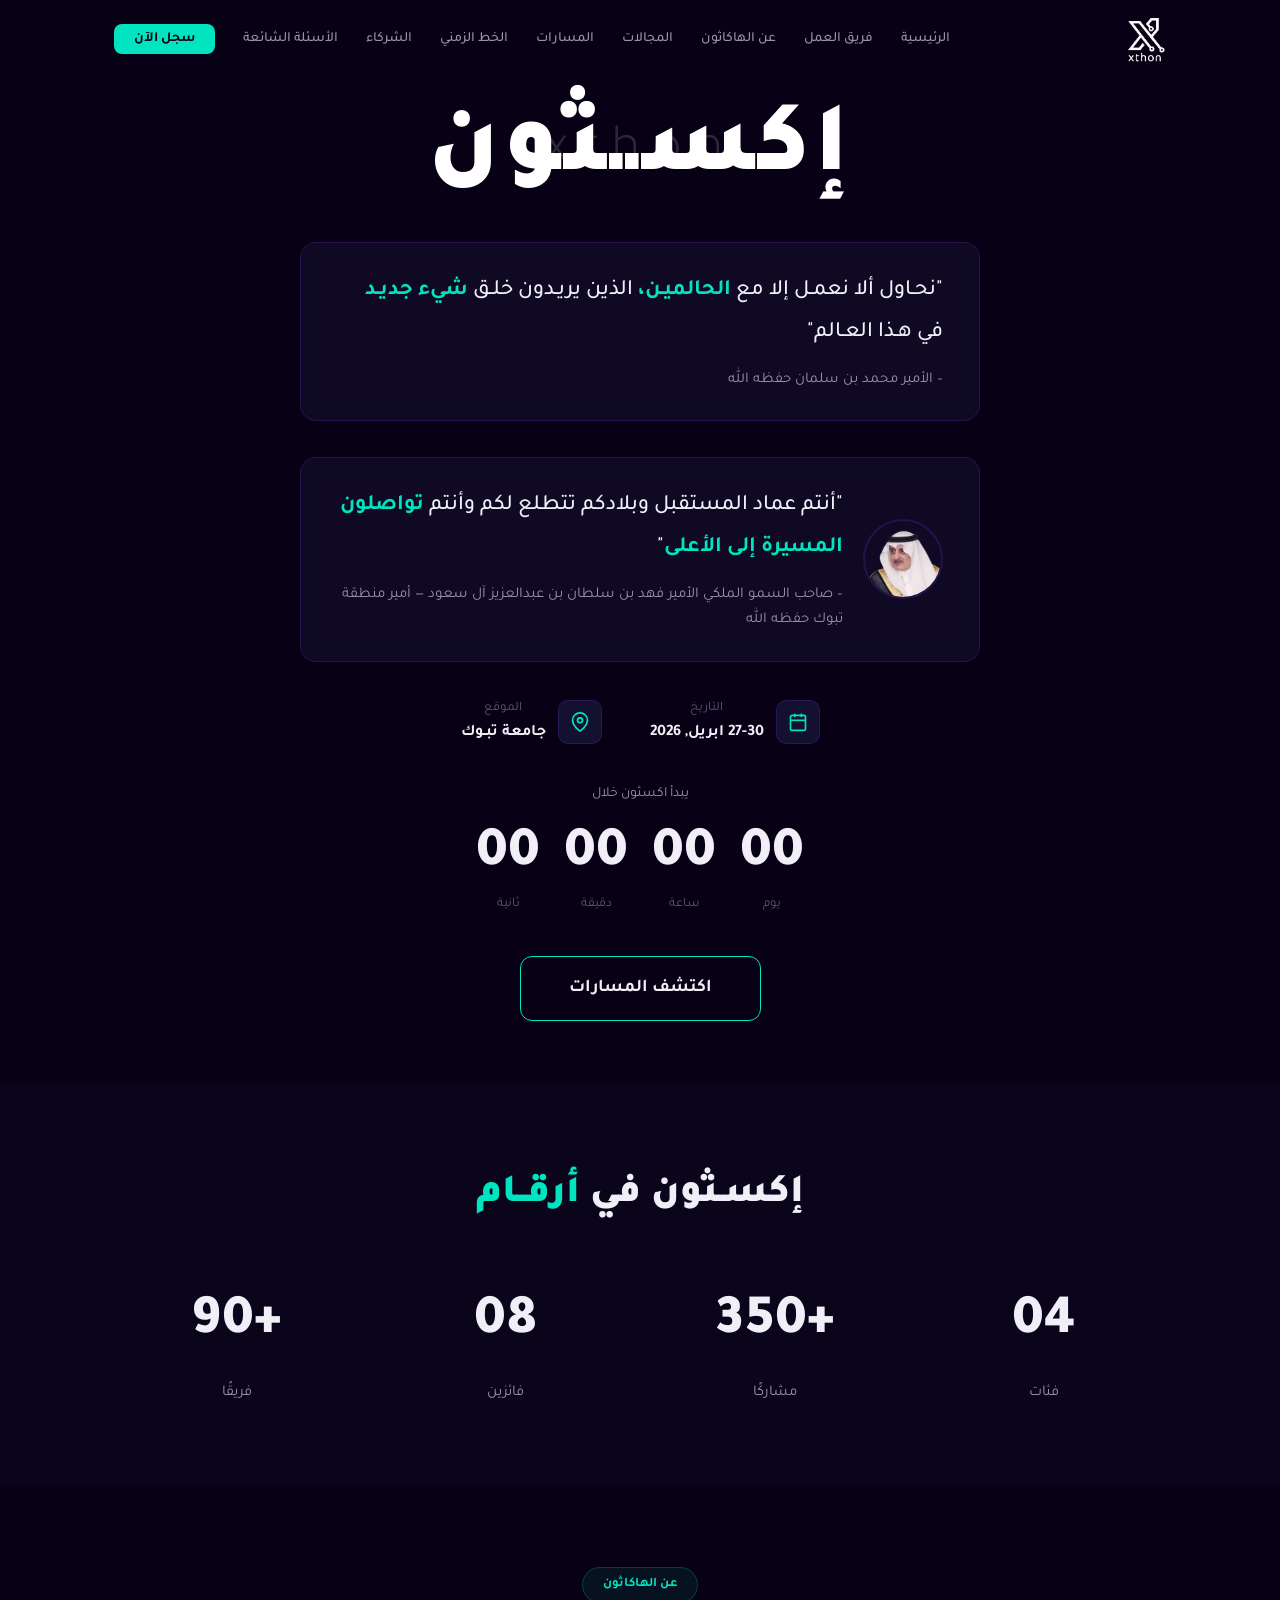
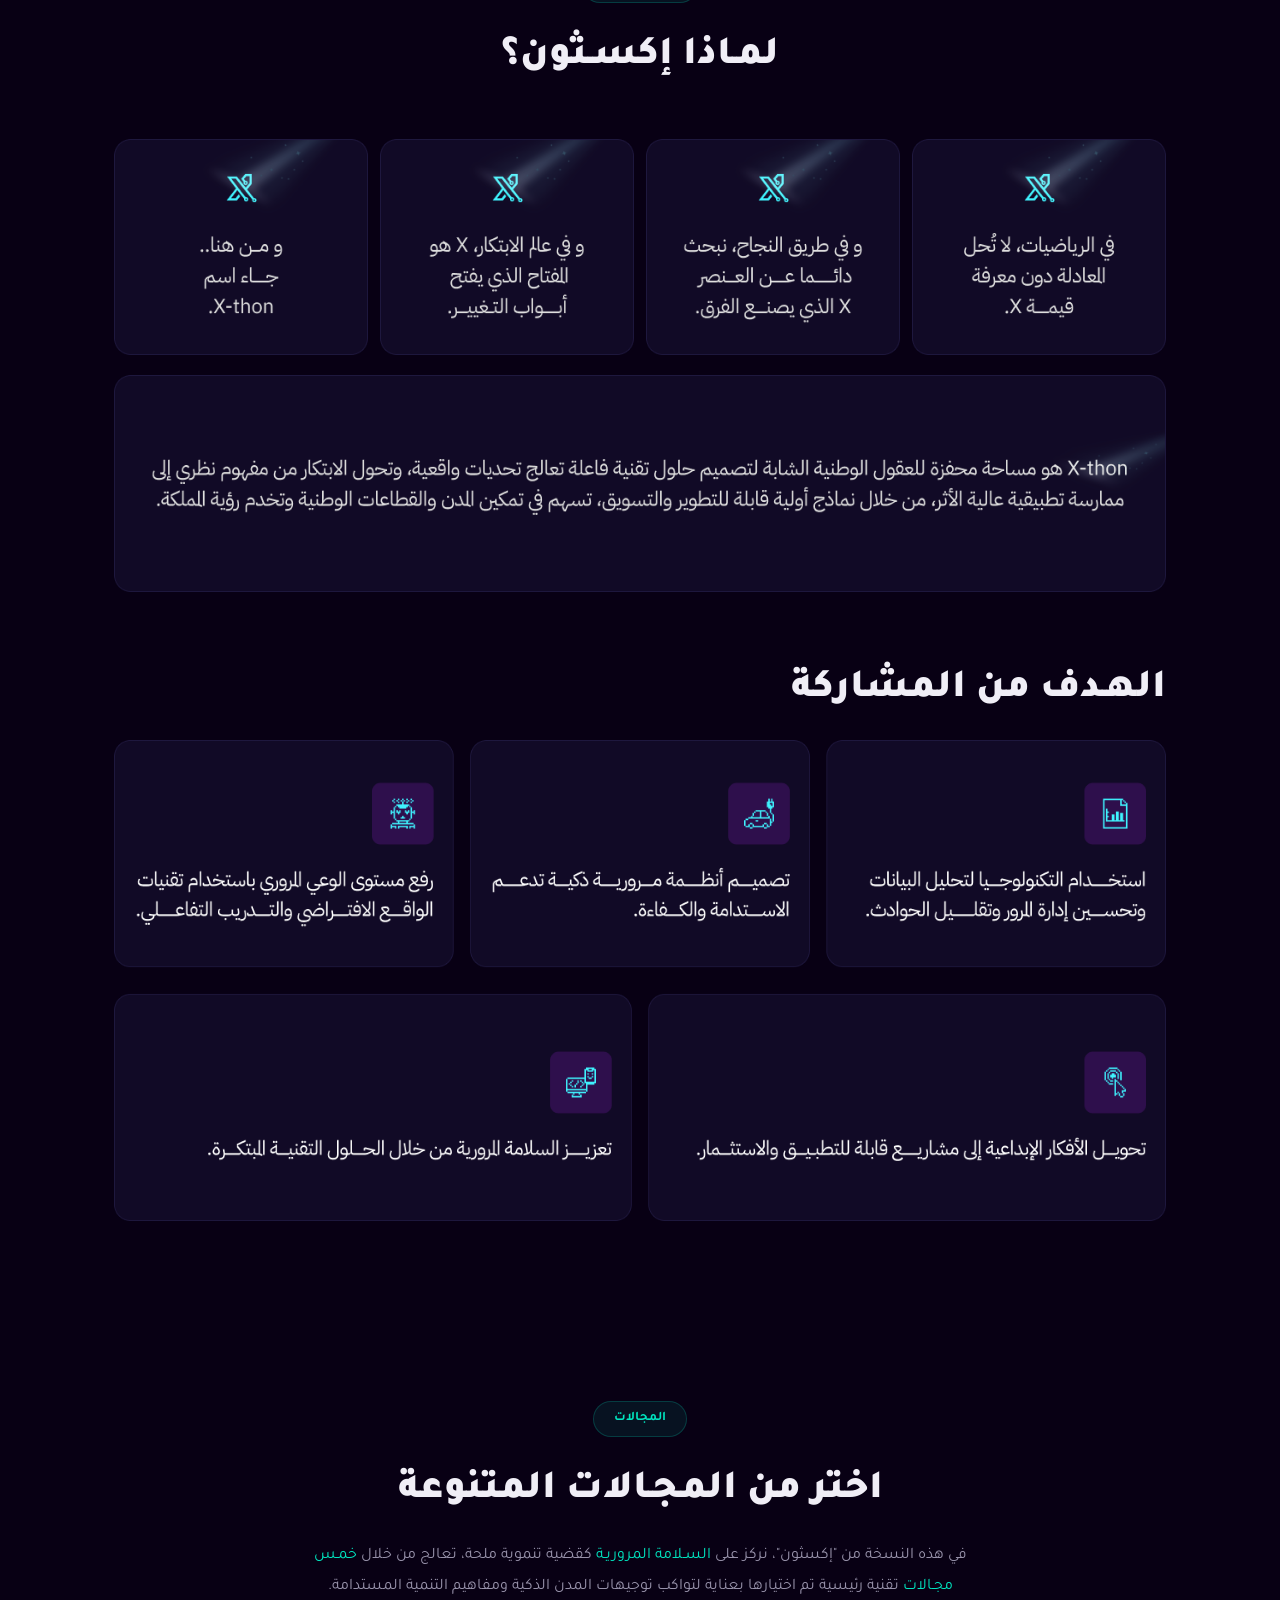
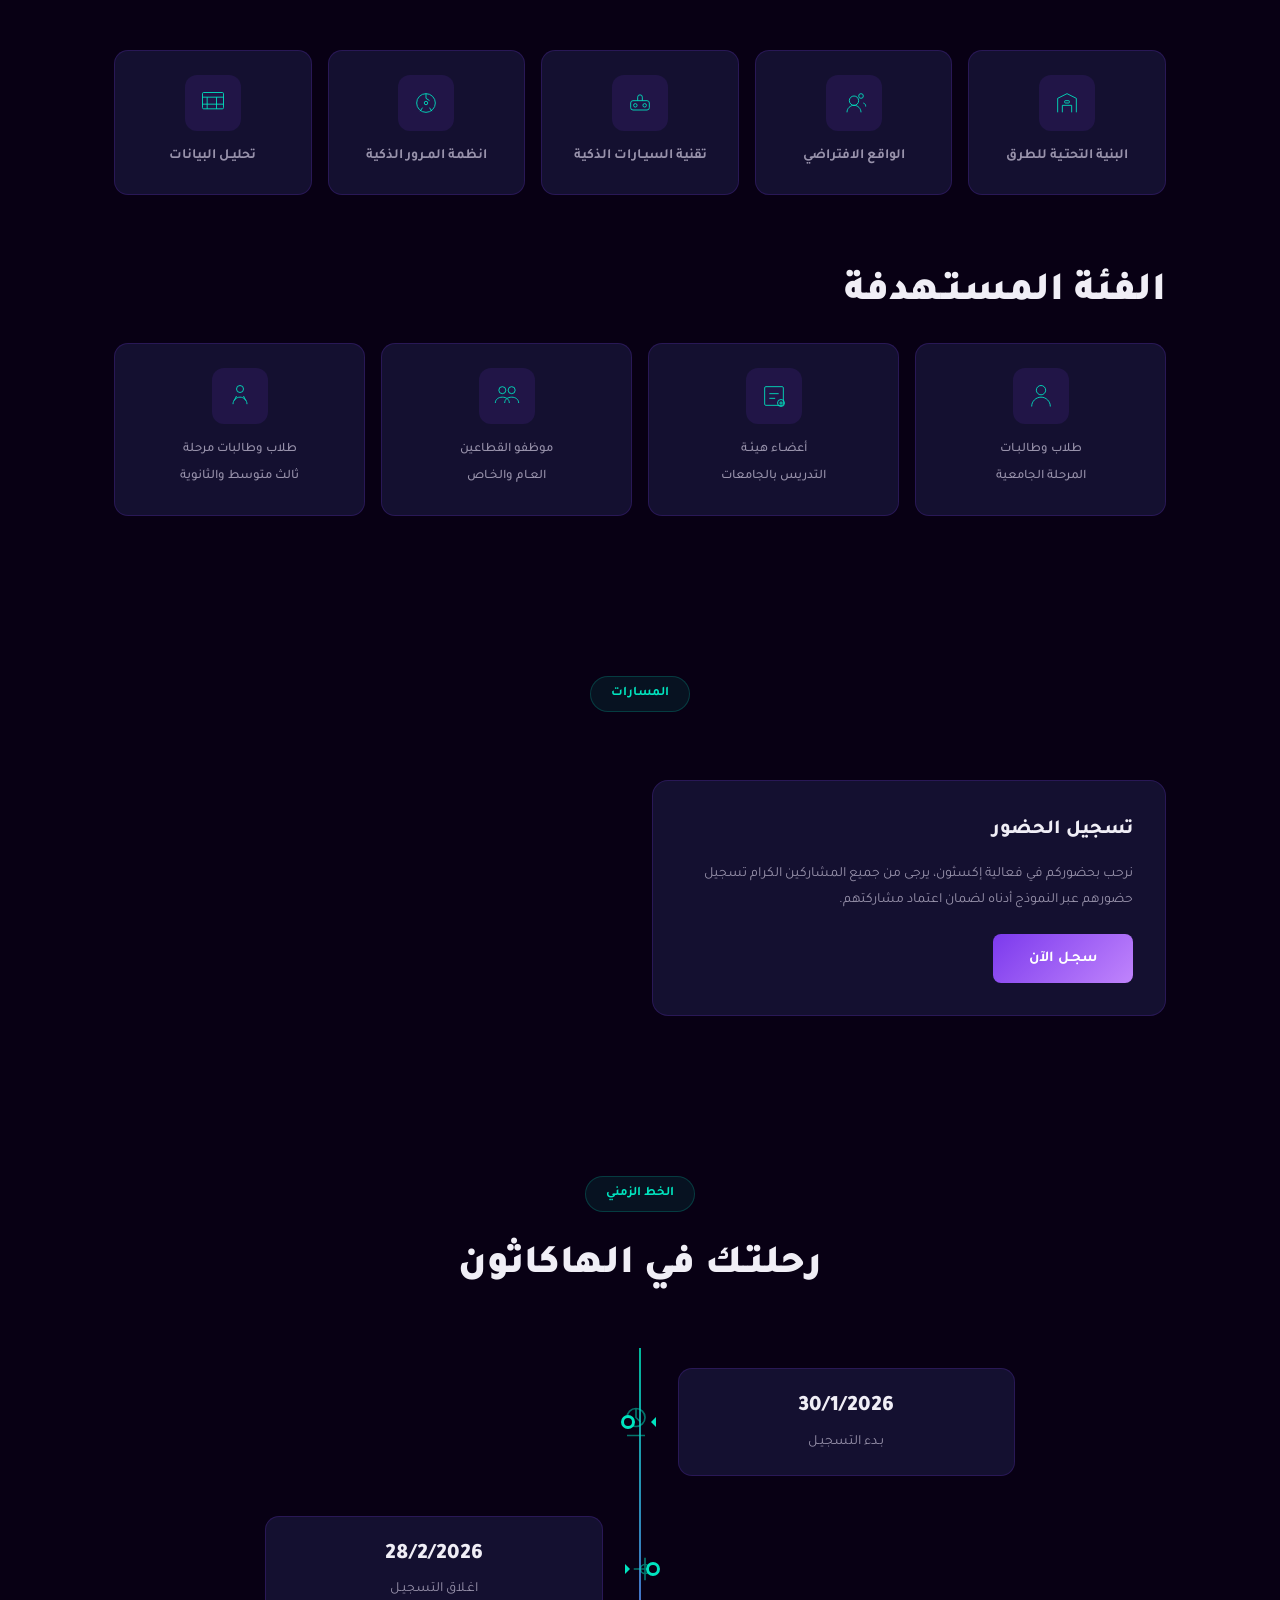
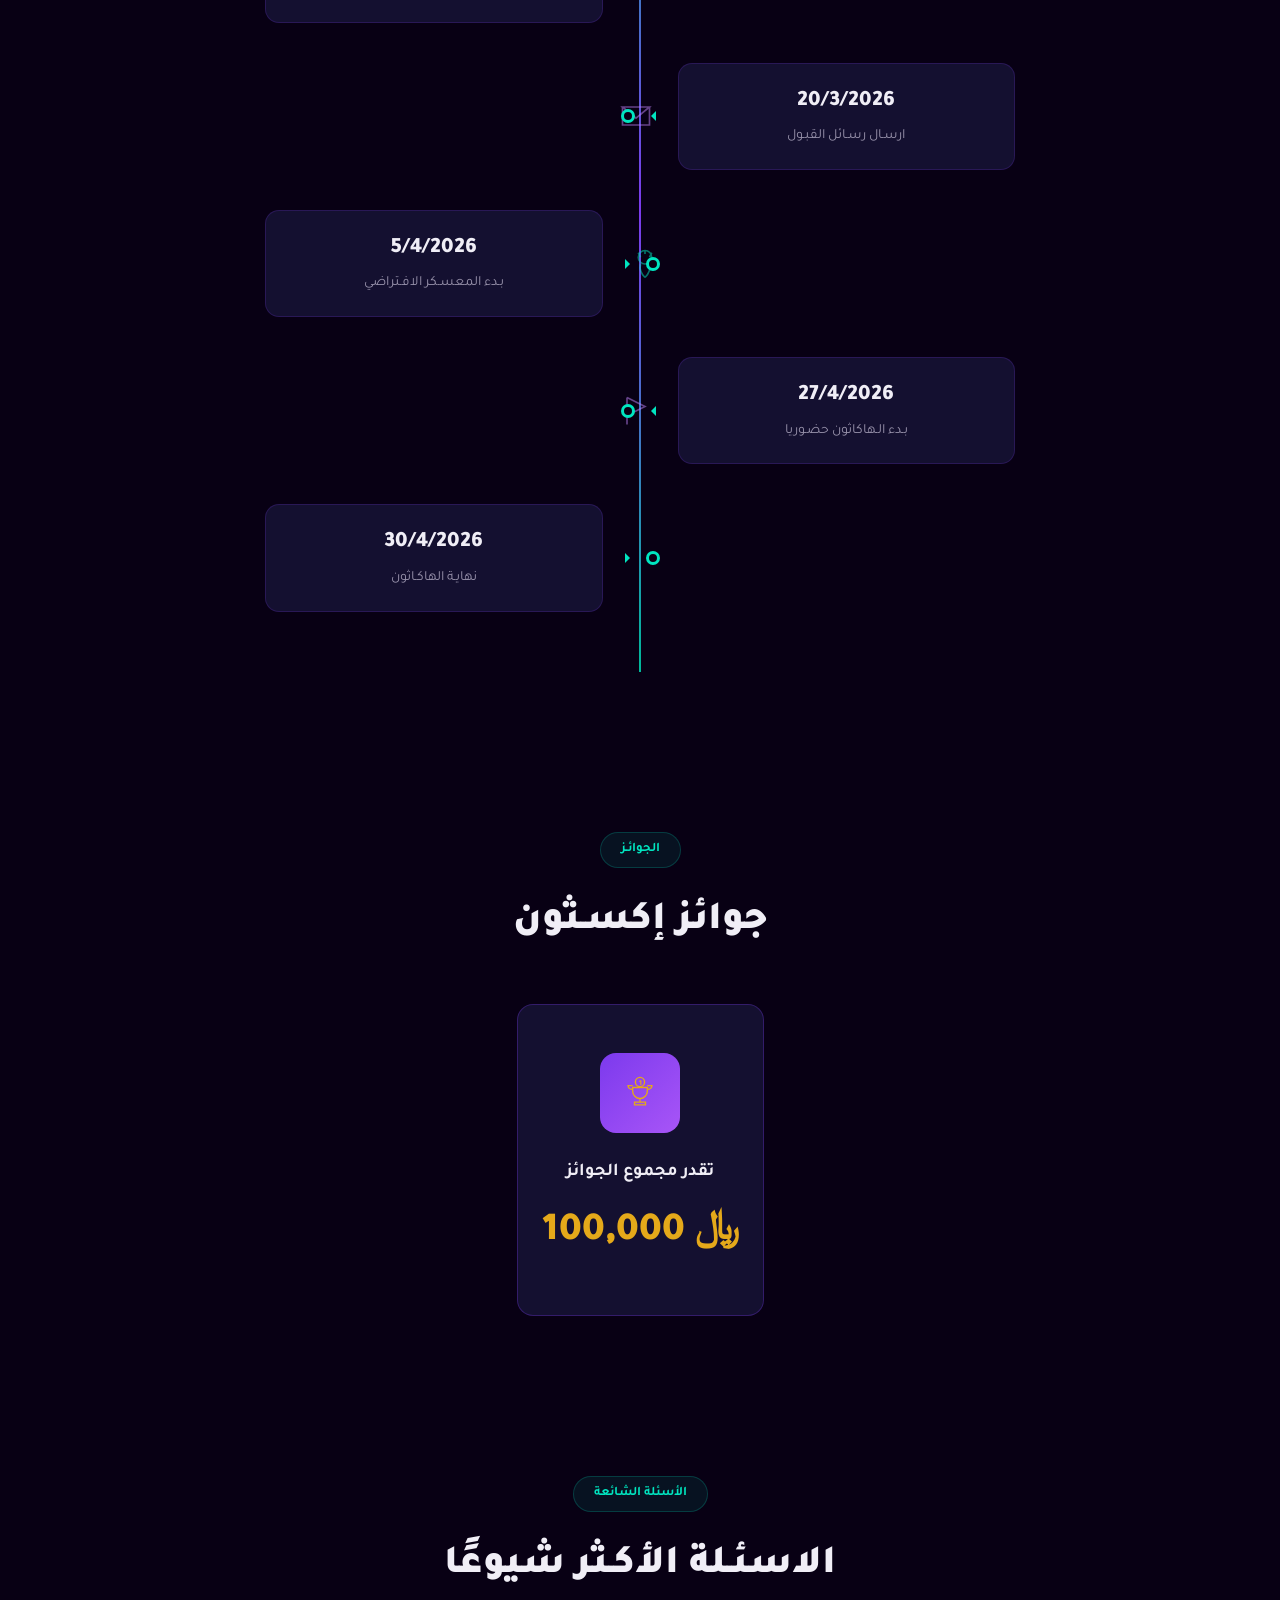
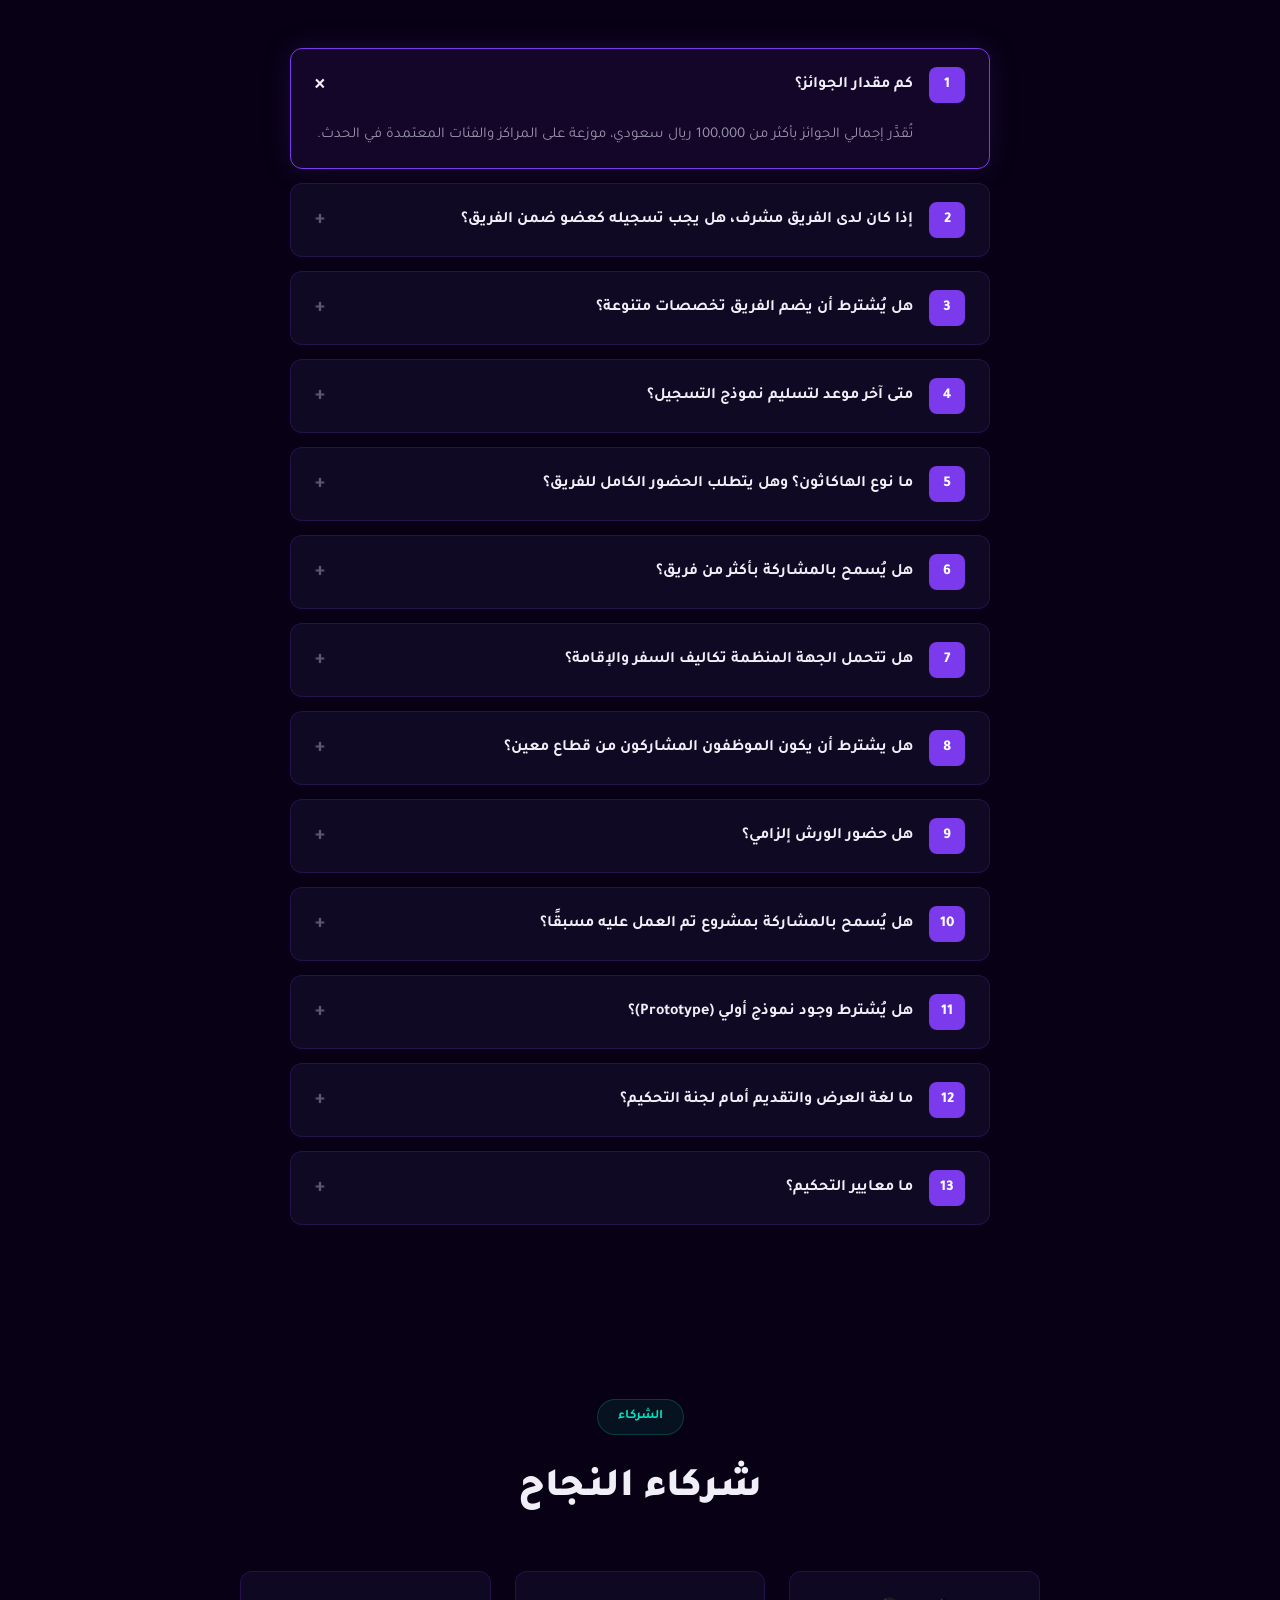
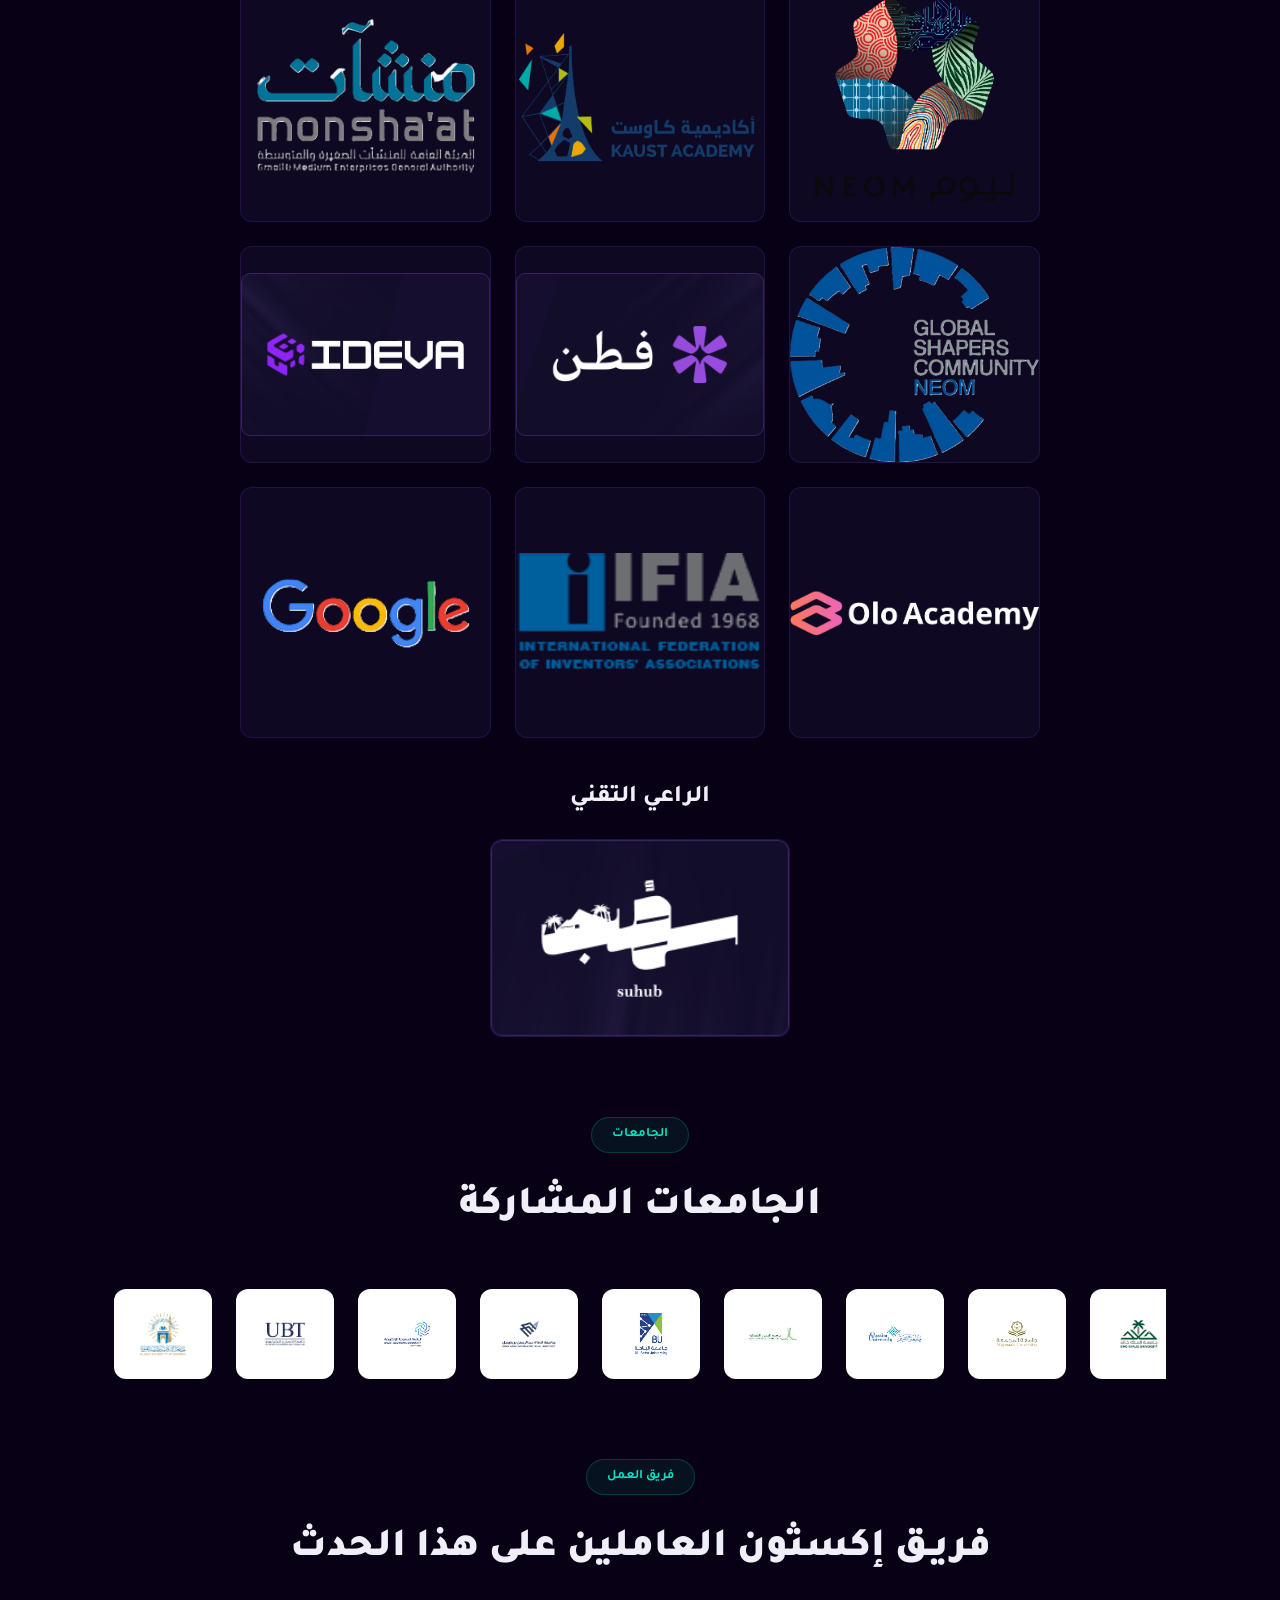
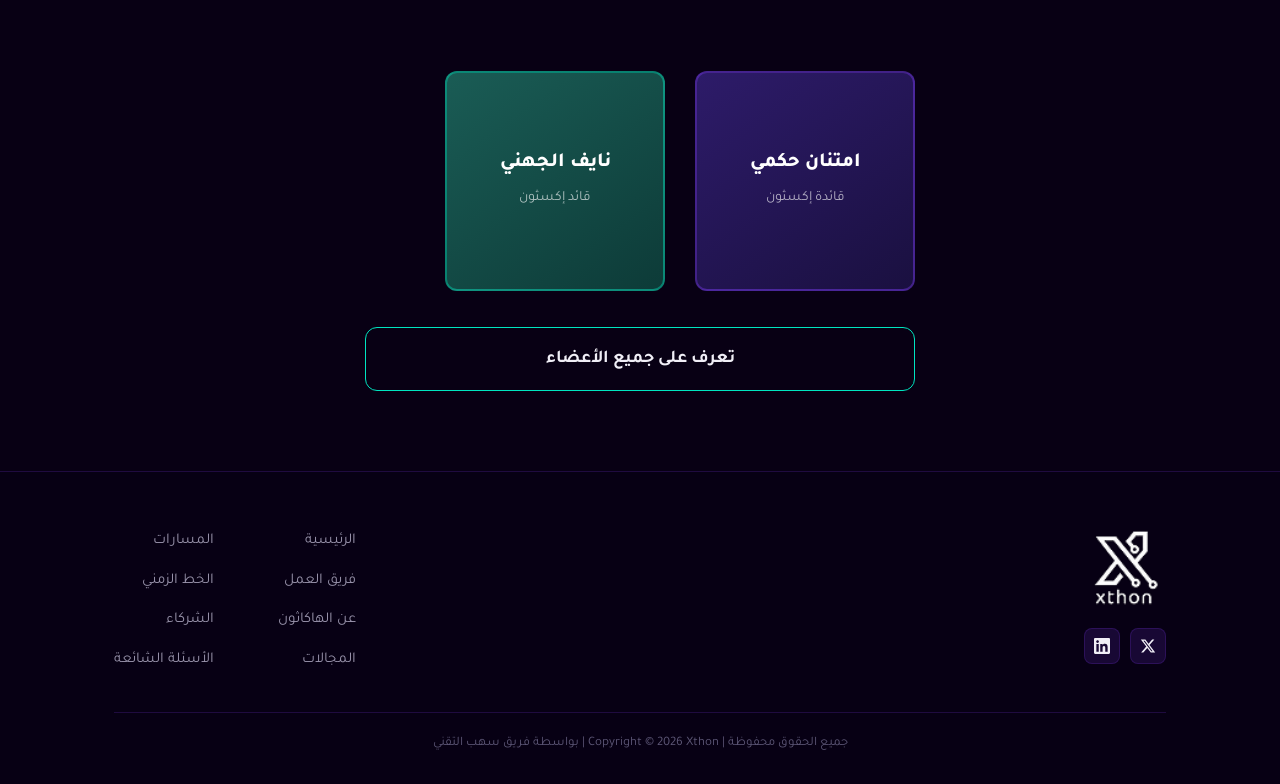
<file: index.html>
<!DOCTYPE html>
<html lang="ar" dir="rtl">
<head>
  <meta charset="utf-8">
  <meta name="viewport" content="width=device-width, initial-scale=1.0">
  <title>إكسثون - Xthon</title>
  <link href="style.css" rel="stylesheet" type="text/css" />
  <link rel="preconnect" href="https://fonts.googleapis.com">
  <link rel="preconnect" href="https://fonts.gstatic.com" crossorigin>
  <link href="https://fonts.googleapis.com/css2?family=Tajawal:wght@300;400;500;700;800;900&display=swap" rel="stylesheet">
</head>
<body>
  <div class="stars-bg" id="starsBg"></div>

  <nav class="navbar" id="navbar">
    <div class="container nav-container">
      <a href="index.html" class="nav-logo" aria-label="Xthon الرئيسية">
        <img src="Xthon.png" alt="Xthon" class="logo-img">
      </a>
      <ul class="nav-links" id="navLinks">
        <li><a href="#hero">الرئيسية</a></li>
        <li><a href="team.html">فريق العمل</a></li>
        <li><a href="#about">عن الهاكاثون</a></li>
        <li><a href="#domains">المجالات</a></li>
        <li><a href="#tracks">المسارات</a></li>
        <li><a href="#timeline">الخط الزمني</a></li>
        <li><a href="#partners">الشركاء</a></li>
        <li><a href="#faq">الأسئلة الشائعة</a></li>
        <li><a href="#tracks" class="nav-cta">سجل الآن</a></li>
      </ul>
      <button class="nav-toggle" id="navToggle" aria-label="القائمة">
        <span></span><span></span><span></span>
      </button>
    </div>
  </nav>

  <section class="hero" id="hero">
    <div class="container hero-content">
      <h1 class="hero-title">
        <span class="hero-title-ar">إكســثون</span>
        <span class="hero-title-en">Xthon</span>
      </h1>

      <!-- اقتباس محمد بن سلمان — مع صورة -->
<div class="hero-quote">
<div class="quote-inner">
    <!--<img src="فهد بن سلطان1.png" alt="الأمير فهد بن سلطان" class="quote-photo">-->
    <div>
      <p class="quote-text">"نحـاول ألا نعمـل إلا مع <span class="quote-highlight">الحالميـن،</span> الذين يريـدون خلـق <span class="quote-highlight">شيء جديـد</span> في هـذا العـالم"</p>
      <p class="quote-author">– الأمير محمد بن سلمان حفظه الله</p>
    </div>
  </div>
</div>

<!-- اقتباس فهد بن سلطان — نفس الستايل -->
<div class="hero-quote">
  <div class="quote-inner">
    <img src="فهد بن سلطان1.png" alt="الأمير فهد بن سلطان" class="quote-photo">
    <div>
      <p class="quote-text">"أنتم عماد المستقبل وبلادكم تتطلع لكم وأنتم <span class="quote-highlight">تواصلون المسيرة إلى الأعلى</span>"</p>
      <p class="quote-author">– صاحب السمو الملكي الأمير فهد بن سلطان بن عبدالعزيز آل سعود — أمير منطقة تبوك حفظه الله</p>
    </div>
  </div>
</div>

      <div class="hero-info">
        <div class="info-item">
          <div class="info-icon">
            <svg viewBox="0 0 24 24" fill="none" stroke="currentColor" stroke-width="2"><rect x="3" y="4" width="18" height="18" rx="2" ry="2"></rect><line x1="16" y1="2" x2="16" y2="6"></line><line x1="8" y1="2" x2="8" y2="6"></line><line x1="3" y1="10" x2="21" y2="10"></line></svg>
          </div>
          <div>
            <div class="info-label">التاريخ</div>
            <div class="info-value">27-30 ابريل, 2026</div>
          </div>
        </div>
        <div class="info-item">
          <div class="info-icon">
            <svg viewBox="0 0 24 24" fill="none" stroke="currentColor" stroke-width="2"><path d="M21 10c0 7-9 13-9 13s-9-6-9-13a9 9 0 0 1 18 0z"></path><circle cx="12" cy="10" r="3"></circle></svg>
          </div>
          <div>
            <div class="info-label">الموقع</div>
            <div class="info-value">جامعة تبـوك</div>
          </div>
        </div>
      </div>

      <div class="hero-countdown-label">يبدأ اكسثون خلال </div>
      <div class="hero-countdown" id="countdown">
        <div class="countdown-item">
          <span class="countdown-value" id="seconds">00</span>
          <span class="countdown-label">ثانية</span>
        </div>
        <div class="countdown-item">
          <span class="countdown-value" id="minutes">30</span>
          <span class="countdown-label">دقيقة</span>
        </div>
        <div class="countdown-item">
          <span class="countdown-value" id="hours">07</span>
          <span class="countdown-label">ساعة</span>
        </div>
        <div class="countdown-item">
          <span class="countdown-value" id="days">10</span>
          <span class="countdown-label">يوم</span>
        </div>
      </div>

      <a href="#tracks" class="hero-cta">اكتشف المسارات</a>
    </div>
  </section>

  <section class="stats" id="stats">
    <div class="container">
      <h2 class="stats-title">إكسـثون في <span class="text-cyan">أرقــام</span></h2>
      <div class="stats-grid">
        <div class="stat-item">
          <span class="stat-value" data-target="100">04</span>
          <span class="stat-label">فئات</span>
        </div>
        <div class="stat-item">
          <span class="stat-value">+350</span>
          <span class="stat-label">مشاركًا</span>
        </div>
        <div class="stat-item">
          <span class="stat-value">08</span>
          <span class="stat-label">فائزين</span>
        </div>
        <div class="stat-item">
          <span class="stat-value">+90</span>
          <span class="stat-label">فريقًا</span>
        </div>
      </div>
    </div>
  </section>

  <section class="about" id="about">
    <div class="container">
      <div class="section-header">
        <span class="section-tag">عن الهاكاثون</span>
        <h2 class="section-title">لمـاذا إكسـثون؟</h2>
      </div>
      <img src="Frame 1116606633.png" alt="لماذا إكسثون - 4 بطاقات توضيحية" class="about-section-img">
      <img src="card.png" alt="وصف إكسثون" class="about-section-img about-desc-img">

      <h2 class="section-title section-title-mt">الهـدف من المشاركة</h2>
      <img src="Frame 1116606622.png" alt="الهدف من المشاركة - 5 بطاقات" class="about-section-img">
    </div>
  </section>

  <section class="domains" id="domains">
    <div class="container">
      <div class="section-header">
        <span class="section-tag">المجالات</span>
        <h2 class="section-title">اختر من المجـالات المتنوعة</h2>
        <p class="section-desc">في هذه النسخة من "إكسثون"، نركز على <span class="text-cyan">السـلامة المروريـة</span> كقضية تنموية ملحة، تعالج من خلال <span class="text-cyan">خمـس مجـالات</span> تقنية رئيسية تم اختيارها بعناية لتواكب توجيهات المدن الذكية ومفاهيم التنمية المستدامة.</p>
      </div>

      <div class="domains-grid">
        <div class="domain-card">
          <div class="domain-icon">
            <svg viewBox="0 0 48 48" fill="none" stroke="currentColor" stroke-width="1.5"><path d="M8 40V16l16-8 16 8v24"/><path d="M16 40V28h16v12"/><rect x="20" y="20" width="8" height="4" rx="1"/></svg>
          </div>
          <span>البنية التحتـية للطرق</span>
        </div>
        <div class="domain-card">
          <div class="domain-icon">
            <svg viewBox="0 0 48 48" fill="none" stroke="currentColor" stroke-width="1.5"><circle cx="24" cy="20" r="8"/><path d="M12 40c0-6.627 5.373-12 12-12s12 5.373 12 12"/><circle cx="36" cy="12" r="4"/><path d="M40 24c3 1 4 3 4 6"/></svg>
          </div>
          <span>الواقع الافتراضي</span>
        </div>
        <div class="domain-card">
          <div class="domain-icon">
            <svg viewBox="0 0 48 48" fill="none" stroke="currentColor" stroke-width="1.5"><rect x="8" y="20" width="32" height="16" rx="4"/><circle cx="16" cy="28" r="3"/><circle cx="32" cy="28" r="3"/><path d="M20 20V14a4 4 0 0 1 8 0v6"/></svg>
          </div>
          <span>تقنية السيـارات الذكية</span>
        </div>
        <div class="domain-card">
          <div class="domain-icon">
            <svg viewBox="0 0 48 48" fill="none" stroke="currentColor" stroke-width="1.5"><circle cx="24" cy="24" r="16"/><path d="M24 8v8l6 4"/><circle cx="24" cy="24" r="3"/><path d="M14 38l4-6m16 6l-4-6"/></svg>
          </div>
          <span>انظمة المـرور الذكية</span>
        </div>
        <div class="domain-card">
          <div class="domain-icon">
            <svg viewBox="0 0 48 48" fill="none" stroke="currentColor" stroke-width="1.5"><rect x="6" y="6" width="36" height="28" rx="2"/><path d="M6 14h36M14 14v20M30 14v20"/><path d="M6 26h36"/></svg>
          </div>
          <span>تحليـل البيانات</span>
        </div>
      </div>

      <h2 class="section-title section-title-mt">الفئة المستـهدفة</h2>
      <div class="audience-grid">
        <div class="audience-card">
          <div class="audience-icon">
            <svg viewBox="0 0 48 48" fill="none" stroke="currentColor" stroke-width="1.5"><circle cx="24" cy="14" r="8"/><path d="M8 42c0-8.837 7.163-16 16-16s16 7.163 16 16"/></svg>
          </div>
          <span>طلاب وطالبـات<br>المرحلة الجامعية</span>
        </div>
        <div class="audience-card">
          <div class="audience-icon">
            <svg viewBox="0 0 48 48" fill="none" stroke="currentColor" stroke-width="1.5"><rect x="8" y="8" width="32" height="32" rx="2"/><path d="M16 20h16M16 28h10"/><circle cx="36" cy="36" r="6"/><path d="M36 33v6M33 36h6"/></svg>
          </div>
          <span>أعضـاء هيئـة<br>التدريس بالجامعات</span>
        </div>
        <div class="audience-card">
          <div class="audience-icon">
            <svg viewBox="0 0 48 48" fill="none" stroke="currentColor" stroke-width="1.5"><circle cx="16" cy="14" r="6"/><circle cx="32" cy="14" r="6"/><path d="M4 36c0-6 5-10 12-10s12 4 12 10M20 36c0-6 5-10 12-10s12 4 12 10"/></svg>
          </div>
          <span>موظفو القطاعين<br>العـام والخـاص</span>
        </div>
        <div class="audience-card">
          <div class="audience-icon">
            <svg viewBox="0 0 48 48" fill="none" stroke="currentColor" stroke-width="1.5"><circle cx="24" cy="12" r="6"/><path d="M12 38c0-6.627 5.373-12 12-12s12 5.373 12 12"/><path d="M18 24l-4 8M30 24l4 8"/></svg>
          </div>
          <span>طلاب وطالبات مرحلة<br>ثالث متوسط والثانوية</span>
        </div>
      </div>
    </div>
  </section>

  <section class="tracks" id="tracks">
    <div class="container">
      <div class="section-header">
        <span class="section-tag">المسارات</span>
      </div>
      <div class="tracks-grid">
        <div class="track-card">
          <h3>تسجيل الحضور </h3>
          <p>نرحب بحضوركم في فعالية إكسثون،
يرجى من جميع المشاركين الكرام تسجيل حضورهم عبر النموذج أدناه لضمان اعتماد مشاركتهم.</p>
          <a href="https://forms.gle/AgZkFKYd1hJ7vAfT9" class="track-btn">سجـل الآن</a>
        </div>
      </div>
    </div>
  </section>

  <section class="timeline" id="timeline">
    <div class="container">
      <div class="section-header">
        <span class="section-tag">الخط الزمني</span>
        <h2 class="section-title">رحلتـك في الهاكاثون</h2>
      </div>
      <div class="timeline-wrapper">
        <div class="timeline-line"></div>

        <div class="timeline-item timeline-right" data-animate>
          <div class="timeline-dot"></div>
          <div class="timeline-arrow arrow-left">
            <svg viewBox="0 0 24 24" fill="currentColor"><path d="M14 7l-5 5 5 5V7z"/></svg>
          </div>
          <div class="timeline-content">
            <div class="timeline-date">30/1/2026</div>
            <div class="timeline-text">بـدء التسجيـل</div>
          </div>
          <div class="timeline-deco timeline-deco-left">
            <svg viewBox="0 0 32 32" fill="none" stroke="var(--cyan)" stroke-width="1.5" opacity="0.5"><path d="M16 4v8l4 4M8 28h16"/><circle cx="16" cy="12" r="8"/></svg>
          </div>
        </div>

        <div class="timeline-item timeline-left" data-animate>
          <div class="timeline-dot"></div>
          <div class="timeline-arrow arrow-right">
            <svg viewBox="0 0 24 24" fill="currentColor"><path d="M10 17l5-5-5-5v10z"/></svg>
          </div>
          <div class="timeline-content">
            <div class="timeline-date">28/2/2026</div>
            <div class="timeline-text">اغـلاق التسجيـل</div>
          </div>
          <div class="timeline-deco timeline-deco-right">
            <svg viewBox="0 0 32 32" fill="none" stroke="var(--cyan)" stroke-width="1.5" opacity="0.5"><path d="M6 16h20M16 6v20"/><circle cx="16" cy="16" r="4"/></svg>
          </div>
        </div>

        <div class="timeline-item timeline-right" data-animate>
          <div class="timeline-dot"></div>
          <div class="timeline-arrow arrow-left">
            <svg viewBox="0 0 24 24" fill="currentColor"><path d="M14 7l-5 5 5 5V7z"/></svg>
          </div>
          <div class="timeline-content">
            <div class="timeline-date">20/3/2026</div>
            <div class="timeline-text">ارسـال رسـائل القبـول</div>
          </div>
          <div class="timeline-deco timeline-deco-left">
            <svg viewBox="0 0 32 32" fill="none" stroke="var(--purple-bright)" stroke-width="1.5" opacity="0.5"><path d="M4 8h24l-12 10z"/><path d="M4 8v16h24V8"/></svg>
          </div>
        </div>

        <div class="timeline-item timeline-left" data-animate>
          <div class="timeline-dot"></div>
          <div class="timeline-arrow arrow-right">
            <svg viewBox="0 0 24 24" fill="currentColor"><path d="M10 17l5-5-5-5v10z"/></svg>
          </div>
          <div class="timeline-content">
            <div class="timeline-date">5/4/2026</div>
            <div class="timeline-text">بـدء المعسـكر الافـتراضي</div>
          </div>
          <div class="timeline-deco timeline-deco-right">
            <svg viewBox="0 0 32 32" fill="none" stroke="var(--cyan)" stroke-width="1.5" opacity="0.5"><circle cx="16" cy="10" r="6"/><path d="M12 16c-1 4 0 8 4 12M20 16c1 4 0 8-4 12"/><path d="M10 6l2 4M22 6l-2 4M16 4v3"/></svg>
          </div>
        </div>

        <div class="timeline-item timeline-right" data-animate>
          <div class="timeline-dot"></div>
          <div class="timeline-arrow arrow-left">
            <svg viewBox="0 0 24 24" fill="currentColor"><path d="M14 7l-5 5 5 5V7z"/></svg>
          </div>
          <div class="timeline-content">
            <div class="timeline-date">27/4/2026</div>
            <div class="timeline-text">بـدء الـهاكاثون حضـوريا</div>
          </div>
          <div class="timeline-deco timeline-deco-left">
            <svg viewBox="0 0 32 32" fill="none" stroke="var(--purple-bright)" stroke-width="1.5" opacity="0.5"><path d="M8 4v24M8 4l16 8-16 8"/></svg>
          </div>
        </div>

        <div class="timeline-item timeline-left" data-animate>
          <div class="timeline-dot"></div>
          <div class="timeline-arrow arrow-right">
            <svg viewBox="0 0 24 24" fill="currentColor"><path d="M10 17l5-5-5-5v10z"/></svg>
          </div>
          <div class="timeline-content">
            <div class="timeline-date">30/4/2026</div>
            <div class="timeline-text">نهايـة الهاكـاثون</div>
          </div>
        </div>
      </div>
    </div>
  </section>

  <section class="prizes" id="prizes">
  <div class="container">
    <div class="section-header">
      <span class="section-tag">الجوائـز</span>
      <h2 class="section-title">جوائز إكسـثون</h2>
    </div>

    <div class="prizes-grid">

      <!-- المركز الأول فقط -->
      <div class="prize-card prize-card-first">
        <div class="prize-icon prize-gold">
          <svg viewBox="0 0 48 48" fill="none">
            <path d="M16 18h16v4c0 4-3.5 8-8 8s-8-4-8-8v-4z" stroke="#e5a91a" stroke-width="1.5" fill="none"/>
            <path d="M16 20c-3 0-5-2-5-4h5M32 20c3 0 5-2 5-4h-5" stroke="#e5a91a" stroke-width="1.5" fill="none"/>
            <line x1="24" y1="30" x2="24" y2="34" stroke="#e5a91a" stroke-width="1.5"/>
            <path d="M18 34h12v3H18z" stroke="#e5a91a" stroke-width="1.5" fill="none"/>
            <circle cx="24" cy="12" r="5" stroke="#e5a91a" stroke-width="1.5" fill="none"/>
            <text x="24" y="15" text-anchor="middle" fill="#e5a91a" font-size="8" font-weight="900">1</text>
          </svg>
        </div>

        <h3>تقدر مجموع الجوائز </h3>
        <div class="prize-amount prize-amount-gold">﷼ 100,000</div>
      </div>

    </div>
  </div>
</section>
<section class="faq" id="faq"> 
    <div class="container">
     <div class="section-header">
     <span class="section-tag">الأسئلة الشائعة</span>
     <h2 class="section-title">الاسئـلة الأكـثر شيوعًا</h2> </div>
 <div class="faq-list">

  <div class="faq-item active">
    <button class="faq-question" aria-expanded="true">
      <span class="faq-num">1</span>
      <span>كم مقدار الجوائز؟</span>
      <span class="faq-toggle">×</span>
    </button>
    <div class="faq-answer">
      <p>تُقدَّر إجمالي الجوائز بأكثر من 100,000 ريال سعودي، موزعة على المراكز والفئات المعتمدة في الحدث.</p>
    </div>
  </div>

  <div class="faq-item">
    <button class="faq-question" aria-expanded="false">
      <span class="faq-num">2</span>
      <span>إذا كان لدى الفريق مشرف، هل يجب تسجيله كعضو ضمن الفريق؟</span>
      <span class="faq-toggle">+</span>
    </button>
    <div class="faq-answer">
      <p>في حال تواجد المشرف خلال أيام الحدث، يُعد جزءًا من الفريق ويجب تسجيله ضمن الأعضاء أثناء عملية التسجيل.</p>
    </div>
  </div>

  <div class="faq-item">
    <button class="faq-question" aria-expanded="false">
      <span class="faq-num">3</span>
      <span>هل يُشترط أن يضم الفريق تخصصات متنوعة؟</span>
      <span class="faq-toggle">+</span>
    </button>
    <div class="faq-answer">
      <p>المقصود بالتنوع هو تنوع الخبرات والمهارات التي تسهم في نجاح المشروع، ولا يُشترط أن يكون أعضاء الفريق من تخصصات أكاديمية مختلفة.</p>
    </div>
  </div>

  <div class="faq-item">
    <button class="faq-question" aria-expanded="false">
      <span class="faq-num">4</span>
      <span>متى آخر موعد لتسليم نموذج التسجيل؟</span>
      <span class="faq-toggle">+</span>
    </button>
    <div class="faq-answer">
      <p>آخر موعد لاستلام طلبات التسجيل هو 28 / 2 / 2026م.</p>
    </div>
  </div>

  <div class="faq-item">
    <button class="faq-question" aria-expanded="false">
      <span class="faq-num">5</span>
      <span>ما نوع الهاكاثون؟ وهل يتطلب الحضور الكامل للفريق؟</span>
      <span class="faq-toggle">+</span>
    </button>
    <div class="faq-answer">
      <p>الهاكاثون حضوري، ويشترط تواجد جميع أعضاء الفريق طوال مدة الحدث، ويُستثنى من ذلك الظروف الخاصة مع إشعار الجهة المنظمة مسبقًا.</p>
    </div>
  </div>

  <div class="faq-item">
    <button class="faq-question" aria-expanded="false">
      <span class="faq-num">6</span>
      <span>هل يُسمح بالمشاركة بأكثر من فريق؟</span>
      <span class="faq-toggle">+</span>
    </button>
    <div class="faq-answer">
      <p>لا يُسمح بالمشاركة إلا بمشروع واحد فقط لكل فريق.</p>
    </div>
  </div>

  <div class="faq-item">
    <button class="faq-question" aria-expanded="false">
      <span class="faq-num">7</span>
      <span>هل تتحمل الجهة المنظمة تكاليف السفر والإقامة؟</span>
      <span class="faq-toggle">+</span>
    </button>
    <div class="faq-answer">
      <p>يتحمل المشاركون كافة تكاليف السفر والإقامة على حسابهم الشخصي أو عبر الجهة التي يمثلونها.</p>
    </div>
  </div>

  <div class="faq-item">
    <button class="faq-question" aria-expanded="false">
      <span class="faq-num">8</span>
      <span>هل يشترط أن يكون الموظفون المشاركون من قطاع معين؟</span>
      <span class="faq-toggle">+</span>
    </button>
    <div class="faq-answer">
      <p>يشمل الحدث الموظفين من القطاعين العام والخاص، مع ضرورة وجود طالب أو طالبة واحدة على الأقل ضمن الفريق، ولا يُسمح بمشاركة الموظفين دون وجود طلاب.</p>
    </div>
  </div>

  <div class="faq-item">
    <button class="faq-question" aria-expanded="false">
      <span class="faq-num">9</span>
      <span>هل حضور الورش إلزامي؟</span>
      <span class="faq-toggle">+</span>
    </button>
    <div class="faq-answer">
      <p>ستُقام الورش عن بُعد، وسيتم التنسيق بشأن تفاصيلها وإشعار الفرق المقبولة قبل انطلاق الحدث.</p>
    </div>
  </div>

  <div class="faq-item">
    <button class="faq-question" aria-expanded="false">
      <span class="faq-num">10</span>
      <span>هل يُسمح بالمشاركة بمشروع تم العمل عليه مسبقًا؟</span>
      <span class="faq-toggle">+</span>
    </button>
    <div class="faq-answer">
      <p>نعم، لا مانع من المشاركة بمشروع تم العمل عليه سابقًا، بشرط أن يكون ضمن مجالات الهاكاثون المحددة لهذه النسخة.</p>
    </div>
  </div>

  <div class="faq-item">
    <button class="faq-question" aria-expanded="false">
      <span class="faq-num">11</span>
      <span>هل يُشترط وجود نموذج أولي (Prototype)؟</span>
      <span class="faq-toggle">+</span>
    </button>
    <div class="faq-answer">
      <p>نعم، وجود نموذج أولي يعمل بشكل كامل شرط أساسي للمشاركة في الحدث، ويُعد من معايير التقييم الجوهرية.</p>
    </div>
  </div>

  <div class="faq-item">
    <button class="faq-question" aria-expanded="false">
      <span class="faq-num">12</span>
      <span>ما لغة العرض والتقديم أمام لجنة التحكيم؟</span>
      <span class="faq-toggle">+</span>
    </button>
    <div class="faq-answer">
      <p>سيكون العرض التقديمي (الشرائح) باللغة الإنجليزية، أما التقديم الشفهي فيمكن أن يكون بالعربية أو الإنجليزية حسب اختيار الفريق، ولن يؤثر ذلك على التقييم.</p>
    </div>
  </div>

  <div class="faq-item">
    <button class="faq-question" aria-expanded="false">
      <span class="faq-num">13</span>
      <span>ما معايير التحكيم؟</span>
      <span class="faq-toggle">+</span>
    </button>
    <div class="faq-answer">
      <p>تعتمد عملية التحكيم على خمسة معايير رئيسية: أهمية التحدي، أصالة الفكرة والابتكار، تنفيذ الفكرة، نموذج العمل والاستدامة، وجودة العرض التقديمي، ويتفرع منها 11 بندًا فرعيًا لضمان دقة التقييم وعدالته.</p>
    </div>
  </div>

</div>
    </div>
</section>

  <section class="partners" id="partners">
    <div class="container">
      <div class="section-header">
        <span class="section-tag">الشركاء</span>
        <h2 class="section-title">شركاء النجاح</h2>
      </div>
      <div class="partners-grid">
        <div class="partner-card">
          <div class="partner-logo">
            <img src="نيوم.png" alt="فطن">
          </div>
        </div>
        <div class="partner-card">
          <div class="partner-logo">
            <img src="KA LOGO.png" alt="IDEVA">
          </div>
        </div>
        <div class="partner-card">
          <div class="partner-logo">
            <img src="منشأت.png" alt="IDEVA">
          </div>
        </div>
        <div class="partner-card">
          <div class="partner-logo">
            <img src="global.png" alt="IDEVA">
          </div>
        </div>
         <div class="partner-card">
          <div class="partner-logo">
            <img src="شركاء النجاح.png" alt="IDEVA">
          </div>
        </div>
        <div class="partner-card">
          <div class="partner-logo">
            <img src="شركاء النجاح (2).png" alt="IDEVA">
          </div>
        </div>
          <div class="partner-card">
          <div class="partner-logo">
            <img src="Olo Creative Hub (23).png" alt="IDEVA">
          </div>
        </div>
          <div class="partner-card">
          <div class="partner-logo">
            <img src="ifia.png" alt="IDEVA">
          </div>
        </div>
        <div class="partner-card">
          <div class="partner-logo">
            <img src="قوقل.png" alt="IDEVA">
          </div>
        </div>
      </div>
      <h3 class="partners-subtitle">الراعي التقني</h3>
      <div class="partners-grid partners-grid-single">
        <div class="partner-card partner-card-tech">
          <div class="partner-logo">
            <img src="شركاء النجاح (3).png" alt="سحب - suhub">
          </div>
        </div>
      </div>
    </div>
  </section>

 <section class="universities" id="universities">
  <div class="container">
    <div class="section-header">
      <span class="section-tag">الجامعات</span>
      <h2 class="section-title">الجامعات المشاركة</h2>
    </div>

    <div class="universities-slider">
      <div class="universities-track">

        <div class="universities-group">
          <img src="جامعة الاسلامية.png" alt="الجامعة الإسلامية">
          <img src="جامعة الاعمال.png" alt="جامعة الأعمال">
          <img src="جامعة الالكترونية.png" alt="الجامعة الإلكترونية">
          <img src="جامعة الامام.png" alt="جامعة الإمام">
          <img src="جامعة الباحة.png" alt="جامعة الباحة">
          <img src="جامعة الحدود.png" alt="جامعة الحدود">
          <img src="جامعة القصيم.png" alt="جامعة القصيم">
          <img src="جامعة المجمعة.png" alt="جامعة المجمعة">
          <img src="جامعة الملك خالد.png" alt="جامعة الملك خالد">
          <img src="جامعة الملك سلمان.png" alt="جامعة الملك سلمان">
          <img src="جامعة الملك عبدالله.png" alt="جامعة الملك عبدالله">
          <img src="جامعة ام القرى.png" alt="جامعة أم القرى">
          <img src="جامعة تبوك.png" alt="جامعة تبوك">
          <img src="جامعة سعود.png" alt="جامعة سعود">
          <img src="جامعة طيبة.png" alt="جامعة طيبة">
          <img src="جامعة عبدالعزيز.png" alt="جامعة عبدالعزيز">
          <img src="جامعة فهد بن سلطان.png" alt="جامعة فهد بن سلطان">
          <img src="جامعة كاف.png" alt="جامعة كاف">
        </div>

        <div class="universities-group" aria-hidden="true">
          <img src="جامعة الاسلامية.png" alt="">
          <img src="جامعة الاعمال.png" alt="">
          <img src="جامعة الالكترونية.png" alt="">
          <img src="جامعة الامام.png" alt="">
          <img src="جامعة الباحة.png" alt="">
          <img src="جامعة الحدود.png" alt="">
          <img src="جامعة القصيم.png" alt="">
          <img src="جامعة المجمعة.png" alt="">
          <img src="جامعة الملك خالد.png" alt="">
          <img src="جامعة الملك سلمان.png" alt="">
          <img src="جامعة الملك عبدالله.png" alt="">
          <img src="جامعة ام القرى.png" alt="">
          <img src="جامعة تبوك.png" alt="">
          <img src="جامعة سعود.png" alt="">
          <img src="جامعة طيبة.png" alt="">
          <img src="جامعة عبدالعزيز.png" alt="">
          <img src="جامعة فهد بن سلطان.png" alt="">
          <img src="جامعة كاف.png" alt="">
        </div>

      </div>
    </div>
  </div>
</section>

  <section class="team" id="team"> <div class="container"> <div class="section-header"> <span class="section-tag">فريق العمل</span> <h2 class="section-title">فريـق إكسثون العاملين على هذا الحدث</h2> </div> 
    <div class="team-grid"> 
       <div class="leaders-row">

  <!-- قائدة إكسثون -->
  <div class="card-flip" tabindex="0" role="button">
    <div class="card-front card-purple">
      <h3>امتنان حكمي</h3>
      <p>قائدة إكسثون</p>
    </div>

    <div class="card-back card-purple-back member-card">

      <div class="member-photo">
        <img src="امتنان حكمي.png" alt="امتنان حكمي">
      </div>

      <h3 class="member-name">امتنان حكمي</h3>

      <p class="member-role">قائدة إكسثون</p>

      <a href="https://www.linkedin.com/in/emtenan-abdullah-ba430b363?utm_source=share_via&utm_content=profile&utm_medium=member_ios"
         class="member-linkedin"
         target="_blank"
         aria-label="LinkedIn">
        <svg viewBox="0 0 24 24">
          <path d="M20.447 20.452h-3.554v-5.569c0-1.328-.027-3.037-1.852-3.037-1.853 0-2.136 1.445-2.136 2.939v5.667H9.351V9h3.414v1.561h.046c.477-.9 1.637-1.85 3.37-1.85 3.601 0 4.267 2.37 4.267 5.455v6.286zM5.337 7.433c-1.144 0-2.063-.926-2.063-2.065 0-1.138.92-2.063 2.063-2.063 1.14 0 2.064.925 2.064 2.063 0 1.139-.925 2.065-2.064 2.065zm1.782 13.019H3.555V9h3.564v11.452zM22.225 0H1.771C.792 0 0 .774 0 1.729v20.542C0 23.227.792 24 1.771 24h20.451C23.2 24 24 23.227 24 22.271V1.729C24 .774 23.2 0 22.222 0h.003z"/>
        </svg>
      </a>

    </div>
  </div>

  <!-- قائد إكسثون -->
  <div class="card-flip" tabindex="0" role="button">
    <div class="card-front card-teal">
      <h3>نايف الجهني</h3>
      <p>قائد إكسثون</p>
    </div>

    <div class="card-back card-teal-back member-card">

      <div class="member-photo">
        <img src="نايف الجهني.png" alt="نايف الجهني">
      </div>

      <h3 class="member-name">نايف الجهني</h3>

      <p class="member-role">قائد إكسثون</p>

      <a href="https://www.linkedin.com/in/nayefaljhani/"
         class="member-linkedin"
         target="_blank"
         aria-label="LinkedIn">
        <svg viewBox="0 0 24 24">
          <path d="M20.447 20.452h-3.554v-5.569c0-1.328-.027-3.037-1.852-3.037-1.853 0-2.136 1.445-2.136 2.939v5.667H9.351V9h3.414v1.561h.046c.477-.9 1.637-1.85 3.37-1.85 3.601 0 4.267 2.37 4.267 5.455v6.286zM5.337 7.433c-1.144 0-2.063-.926-2.063-2.065 0-1.138.92-2.063 2.063-2.063 1.14 0 2.064.925 2.064 2.063 0 1.139-.925 2.065-2.064 2.065zm1.782 13.019H3.555V9h3.564v11.452zM22.225 0H1.771C.792 0 0 .774 0 1.729v20.542C0 23.227.792 24 1.771 24h20.451C23.2 24 24 23.227 24 22.271V1.729C24 .774 23.2 0 22.222 0h.003z"/>
        </svg>
      </a>

    </div>
  </div>
</div>
  </div> <!-- ✅ نهاية leaders-row -->
</div>   <!-- ✅ نهاية comm-section cyan-border -->
         <a href="team.html" class="team-cta">تعرف على جميع الأعضاء</a> </div> </section>
  <footer class="footer" id="footer">
    <div class="container">
      <div class="footer-top">
        <div class="footer-brand">
          <img src="Xthon.png" alt="Xthon" class="footer-logo-img">
          <div class="footer-social">
            <a href="javascript:void(0)" aria-label="X (تويتر)">
              <svg viewBox="0 0 24 24" fill="currentColor" width="16" height="16"><path d="M18.244 2.25h3.308l-7.227 8.26 8.502 11.24H16.17l-5.214-6.817L4.99 21.75H1.68l7.73-8.835L1.254 2.25H8.08l4.713 6.231zm-1.161 17.52h1.833L7.084 4.126H5.117z"/></svg>
            </a>
            <a href="javascript:void(0)" aria-label="LinkedIn">
              <svg viewBox="0 0 24 24" fill="currentColor" width="16" height="16"><path d="M20.447 20.452h-3.554v-5.569c0-1.328-.027-3.037-1.852-3.037-1.853 0-2.136 1.445-2.136 2.939v5.667H9.351V9h3.414v1.561h.046c.477-.9 1.637-1.85 3.37-1.85 3.601 0 4.267 2.37 4.267 5.455v6.286zM5.337 7.433c-1.144 0-2.063-.926-2.063-2.065 0-1.138.92-2.063 2.063-2.063 1.14 0 2.064.925 2.064 2.063 0 1.139-.925 2.065-2.064 2.065zm1.782 13.019H3.555V9h3.564v11.452zM22.225 0H1.771C.792 0 0 .774 0 1.729v20.542C0 23.227.792 24 1.771 24h20.451C23.2 24 24 23.227 24 22.271V1.729C24 .774 23.2 0 22.222 0h.003z"/></svg>
            </a>
          </div>
        </div>
        <div class="footer-nav">
          <div class="footer-col">
            <a href="#hero">الرئيسية</a>
            <a href="#team">فريق العمل</a>
            <a href="#about">عن الهاكاثون</a>
            <a href="#domains">المجالات</a>
          </div>
          <div class="footer-col">
            <a href="#tracks">المسارات</a>
            <a href="#timeline">الخط الزمني</a>
            <a href="#partners">الشركاء</a>
            <a href="#faq">الأسئلة الشائعة</a>
          </div>
        </div>
      </div>
      <div class="footer-bottom">
        <p>جميع الحقوق محفوظة | Copyright &copy; 2026 Xthon | بواسطة فريق سهب التقني</p>
      </div>
    </div>
  </footer>

  <script src="script.js"></script>
</body>
</html>
</file>
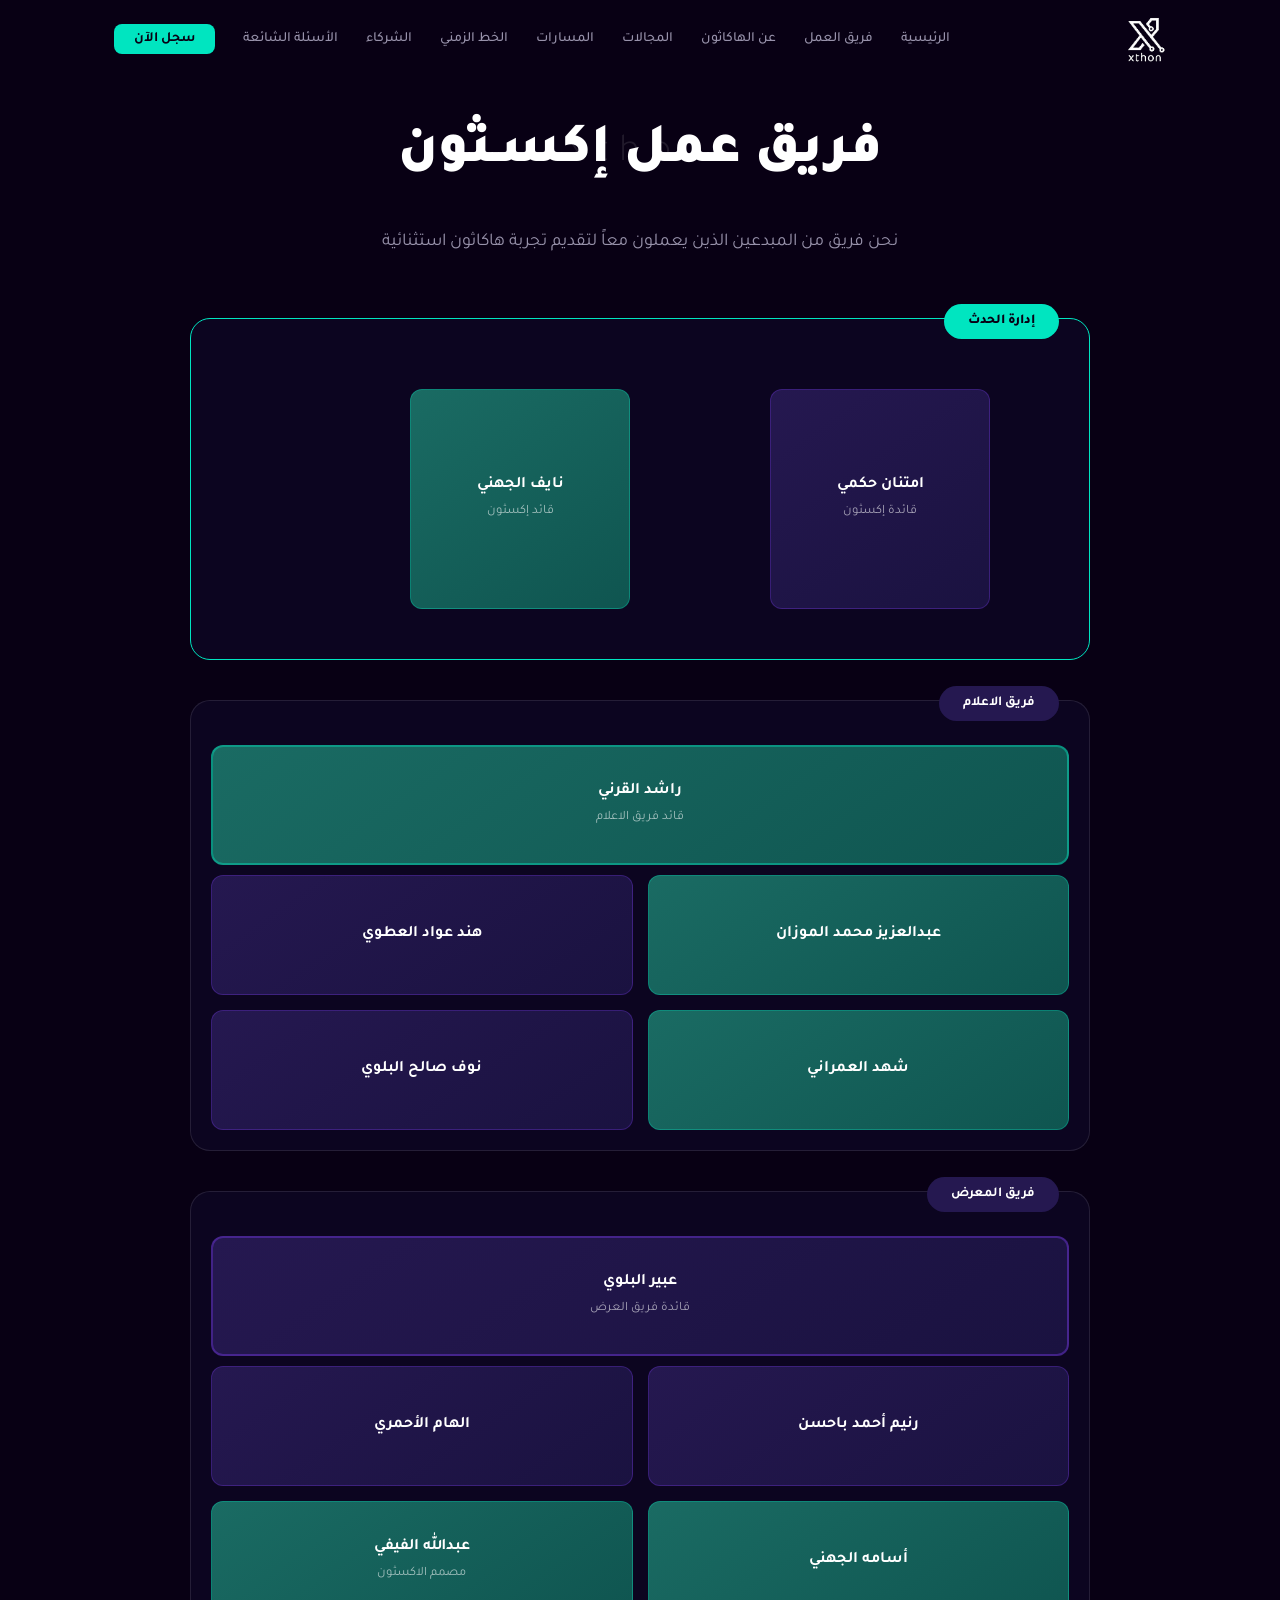
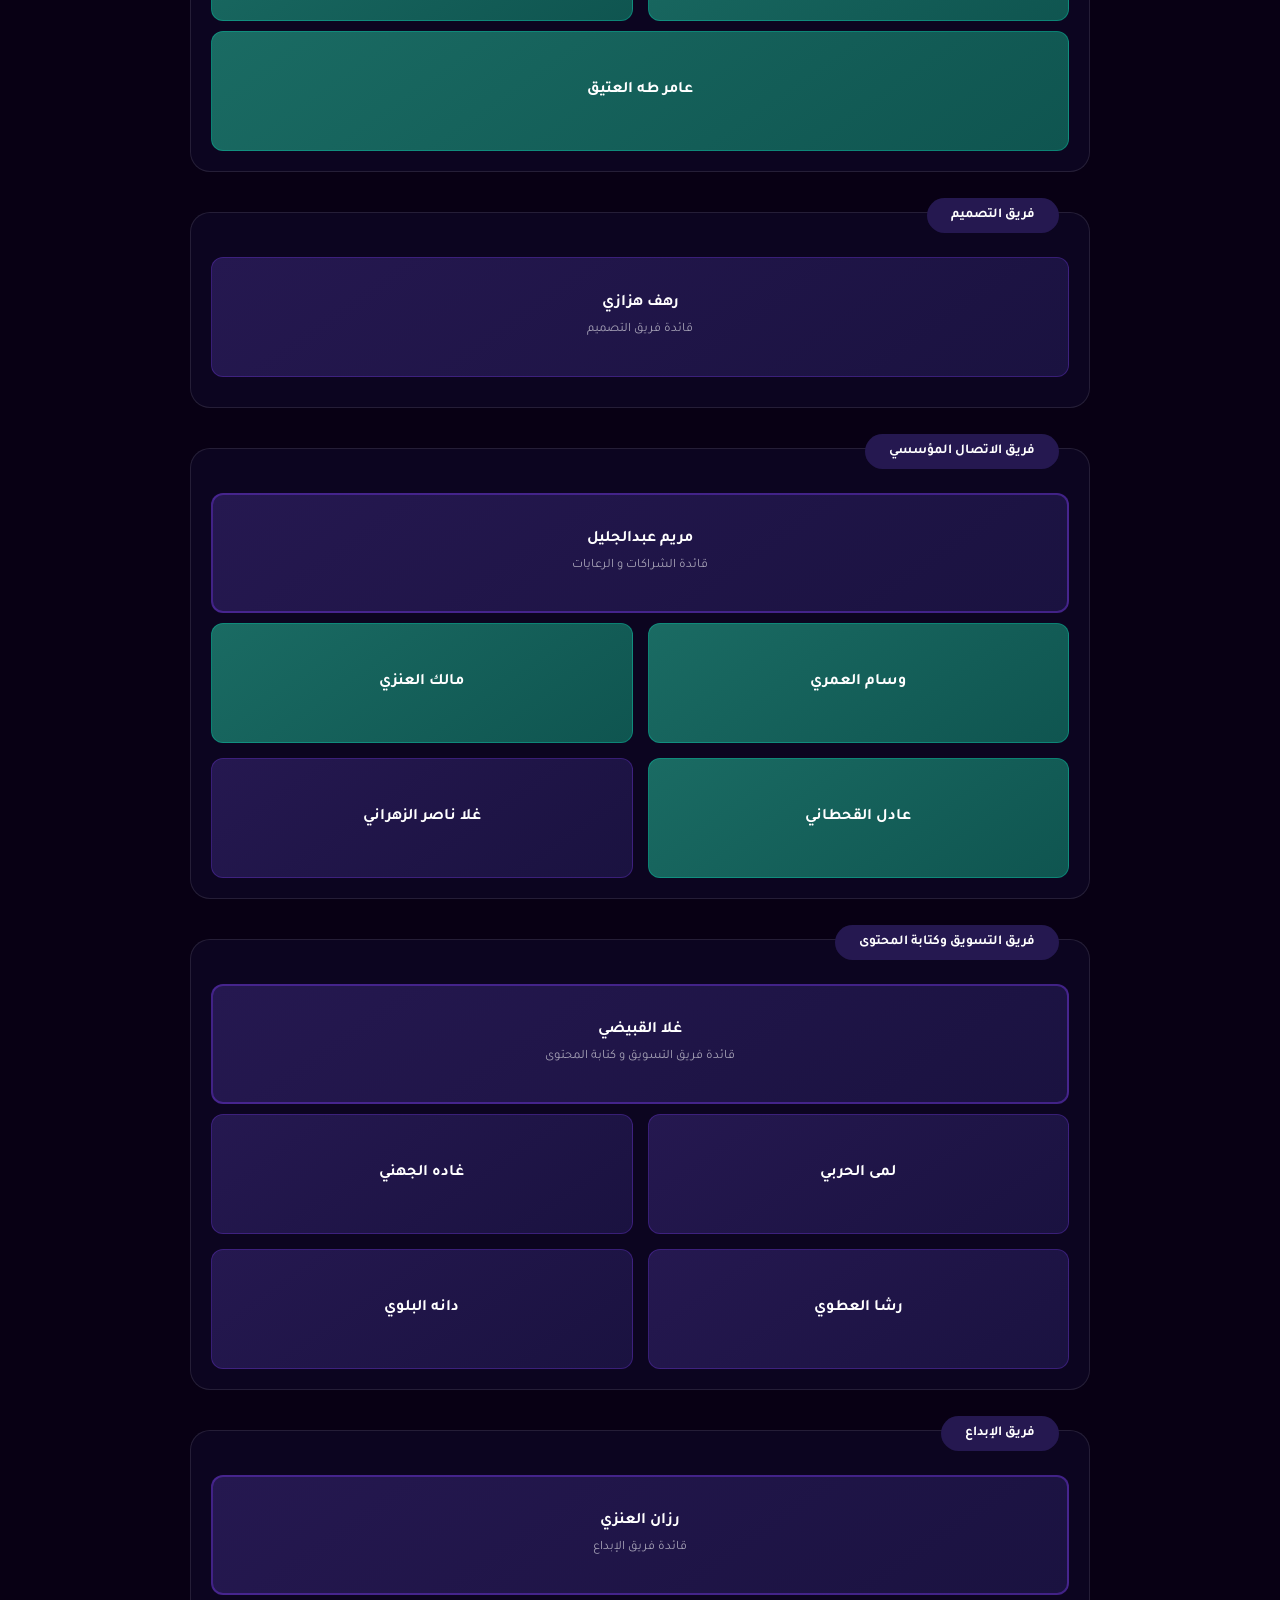
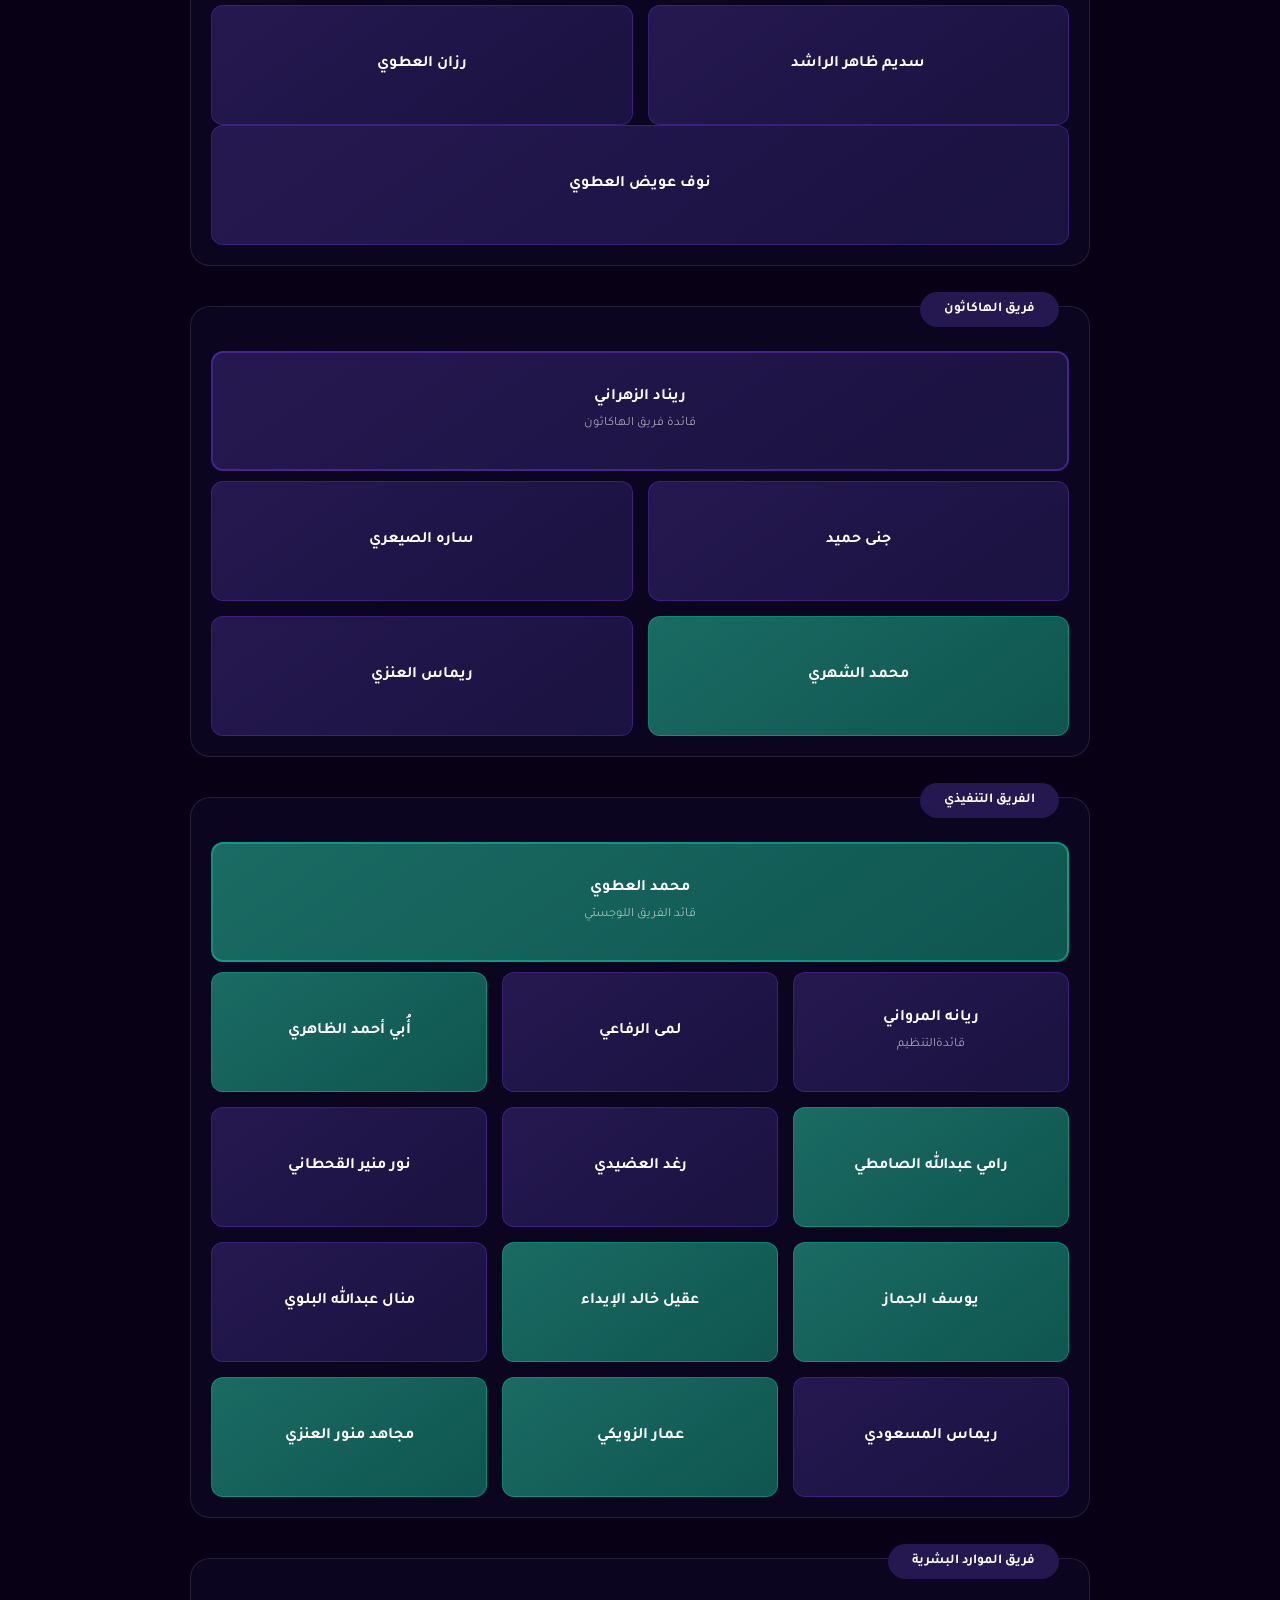
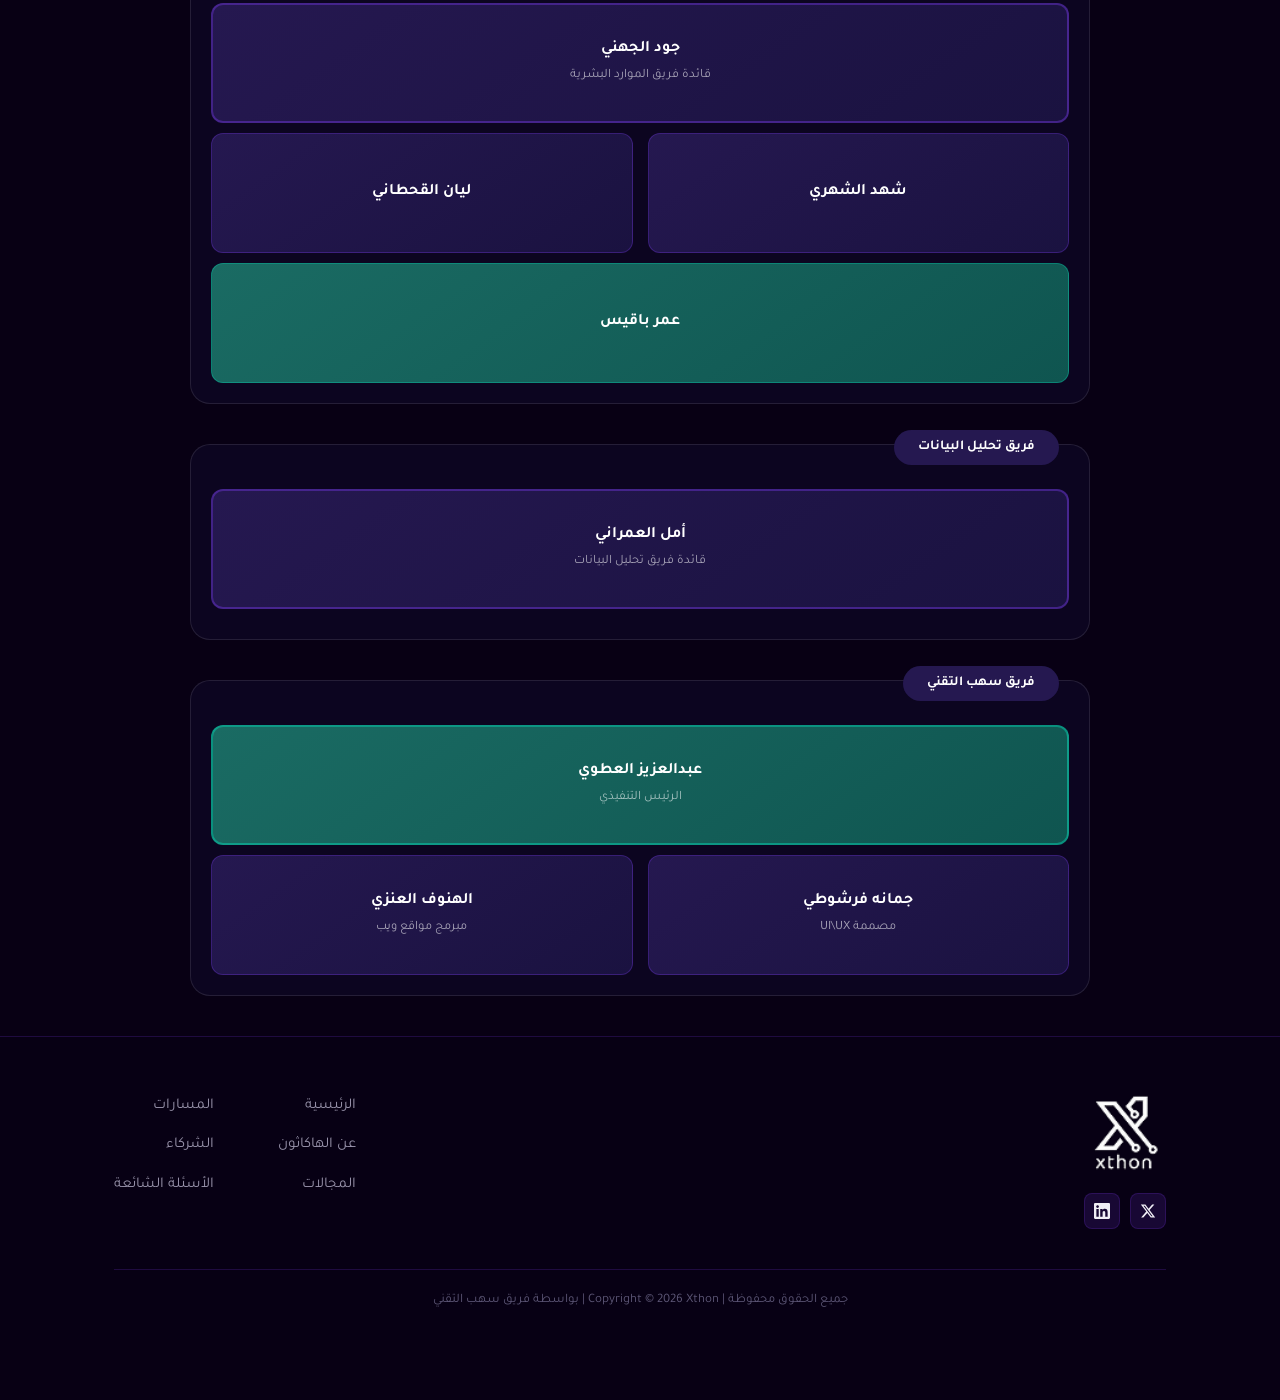
<file: team.html>
<!DOCTYPE html>
<html lang="ar" dir="rtl">
<head>
  <meta charset="utf-8">
  <meta name="viewport" content="width=device-width, initial-scale=1.0">
  <title>فريق العمل - إكسثون</title>
  <link href="style.css" rel="stylesheet">
  <link href="team.css" rel="stylesheet">
  <link rel="preconnect" href="https://fonts.googleapis.com">
  <link rel="preconnect" href="https://fonts.gstatic.com" crossorigin>
  <link href="https://fonts.googleapis.com/css2?family=Tajawal:wght@300;400;500;700;800;900&display=swap" rel="stylesheet">
</head>
<body>
  <div class="stars-bg" id="starsBg"></div>

  <nav class="navbar scrolled" id="navbar">
    <div class="container nav-container">
      <a href="index.html" class="nav-logo">
        <img src="Xthon.png" alt="Xthon" class="logo-img">
      </a>
      <ul class="nav-links" id="navLinks">
        <li><a href="index.html">الرئيسية</a></li>
        <li><a href="team.html">فريق العمل</a></li>
        <li><a href="index.html#about">عن الهاكاثون</a></li>
        <li><a href="index.html#domains">المجالات</a></li>
        <li><a href="index.html#tracks">المسارات</a></li>
        <li><a href="index.html#timeline">الخط الزمني</a></li>
        <li><a href="index.html#partners">الشركاء</a></li>
        <li><a href="index.html#faq">الأسئلة الشائعة</a></li>
        <li><a href="index.html#tracks" class="nav-cta">سجل الآن</a></li>
      </ul>
      <button class="nav-toggle" id="navToggle" aria-label="القائمة">
        <span></span><span></span><span></span>
      </button>
    </div>
  </nav>

  <section class="team-page">
    <div class="container">
      <h1 class="team-page-title">
        <span class="team-page-title-ar">فريق عمل إكسـثون</span>
        <span class="team-page-title-en">Xthon</span>
      </h1>
      <p class="team-page-subtitle">نحن فريق من المبدعين الذين يعملون معاً لتقديم تجربة هاكاثون استثنائية</p>

      <div class="comm-section cyan-border">
  <div class="comm-tag cyan-tag">إدارة الحدث</div>
<div class="leaders-row">

    <!-- قائدة إكسثون -->
    <div class="card-flip" tabindex="0" role="button">
      <div class="card-front card-purple">
        <h3>امتنان حكمي</h3>
        <p>قائدة إكسثون</p>
      </div>

      <div class="card-back card-purple-back leader-back">
        <div class="card-photo-lg">
          <img src="امتنان حكمي.png" alt="امتنان حكمي">
        </div>

        <h3>امتنان حكمي</h3>
<a href="https://www.linkedin.com/in/emtenan-abdullah-ba430b363?utm_source=share_via&utm_content=profile&utm_medium=member_ios" 
class="card-linkedin" 
target="_blank">

<svg viewBox="0 0 24 24">
<path d="M20.447 20.452h-3.554v-5.569c0-1.328-.027-3.037-1.852-3.037-1.853 0-2.136 1.445-2.136 2.939v5.667H9.351V9h3.414v1.561h.046c.477-.9 1.637-1.85 3.37-1.85 3.601 0 4.267 2.37 4.267 5.455v6.286z"/>
</svg>

</a>

        <div class="card-back-footer">
          <span>قائدة إكسثون</span>
        </div>
      </div>
    </div>

    <!-- قائد إكسثون -->
    <div class="card-flip" tabindex="0" role="button">
      <div class="card-front card-teal">
        <h3>نايف الجهني</h3>
        <p>قائد إكسثون</p>
      </div>

      <div class="card-back card-teal-back leader-back">
        <div class="card-photo-lg">
          <img src="نايف الجهني.png" alt="نايف الجهني">
        </div>

        <h3>نايف الجهني</h3>
<a href="https://www.linkedin.com/in/nayefaljhani/" 
class="card-linkedin" 
target="_blank">

<svg viewBox="0 0 24 24">
<path d="M20.447 20.452h-3.554v-5.569c0-1.328-.027-3.037-1.852-3.037-1.853 0-2.136 1.445-2.136 2.939v5.667H9.351V9h3.414v1.561h.046c.477-.9 1.637-1.85 3.37-1.85 3.601 0 4.267 2.37 4.267 5.455v6.286z"/>
</svg>

</a>

        <div class="card-back-footer">
          <span>قائد إكسثون</span>
        </div>
      </div>
    </div>

  </div> <!-- ✅ نهاية leaders-row -->
</div>   <!-- ✅ نهاية comm-section cyan-border -->
 
      <div class="comm-section dark-border">
        <div class="comm-tag purple-tag">فريق الاعلام</div>
        <div class="comm-leader">
          <div class="card-flip" tabindex="0" role="button">
            <div class="card-front card-teal leader-card"><h3>راشد القرني</h3><p>قائد فريق الاعلام</p></div>
            <div class="card-back card-teal-back leader-back"><div class="card-photo-lg"><img src="راشد القرني.png" alt="راشد القرني"></div><h3>راشد القرني</h3><div class="card-back-footer"><a href="https://www.linkedin.com/in/rashed-alqarni-06b61529a?utm_source=share&utm_campaign=share_via&utm_content=profile&utm_medium=ios_app" class="card-linkedin" aria-label="LinkedIn"><svg viewBox="0 0 24 24"><path d="M20.447 20.452h-3.554v-5.569c0-1.328-.027-3.037-1.852-3.037-1.853 0-2.136 1.445-2.136 2.939v5.667H9.351V9h3.414v1.561h.046c.477-.9 1.637-1.85 3.37-1.85 3.601 0 4.267 2.37 4.267 5.455v6.286zM5.337 7.433c-1.144 0-2.063-.926-2.063-2.065 0-1.138.92-2.063 2.063-2.063 1.14 0 2.064.925 2.064 2.063 0 1.139-.925 2.065-2.064 2.065zm1.782 13.019H3.555V9h3.564v11.452zM22.225 0H1.771C.792 0 0 .774 0 1.729v20.542C0 23.227.792 24 1.771 24h20.451C23.2 24 24 23.227 24 22.271V1.729C24 .774 23.2 0 22.222 0h.003z"/></svg></a><span>قائد فريق الاعلام</span></div></div>
          </div>
        </div>
        <div class="comm-grid cols-2">
          <div class="card-flip" tabindex="0" role="button">
            <div class="card-front card-teal"><h3>عبدالعزيز محمد الموزان</h3></div>
            <div class="card-back card-img-back"><img src="عبدالعزيز الفوزان.png" alt="عبدالعزيز محمد الموزان"><h3>عبدالعزيز محمد الموزان</h3><a href="javascript:void(0)" class="card-linkedin-overlay" aria-label="LinkedIn"><svg viewBox="0 0 24 24"><path d="M20.447 20.452h-3.554v-5.569c0-1.328-.027-3.037-1.852-3.037-1.853 0-2.136 1.445-2.136 2.939v5.667H9.351V9h3.414v1.561h.046c.477-.9 1.637-1.85 3.37-1.85 3.601 0 4.267 2.37 4.267 5.455v6.286zM5.337 7.433c-1.144 0-2.063-.926-2.063-2.065 0-1.138.92-2.063 2.063-2.063 1.14 0 2.064.925 2.064 2.063 0 1.139-.925 2.065-2.064 2.065zm1.782 13.019H3.555V9h3.564v11.452zM22.225 0H1.771C.792 0 0 .774 0 1.729v20.542C0 23.227.792 24 1.771 24h20.451C23.2 24 24 23.227 24 22.271V1.729C24 .774 23.2 0 22.222 0h.003z"/></svg></a></div>
          </div>
          <div class="card-flip" tabindex="0" role="button">
            <div class="card-front card-purple"><h3>هند عواد العطوي</h3></div>
            <div class="card-back card-purple-back"><h3>هند عواد العطوي</h3><a href="javascript:void(0)" class="card-linkedin card-linkedin-lg" aria-label="LinkedIn"><svg viewBox="0 0 24 24"><path d="M20.447 20.452h-3.554v-5.569c0-1.328-.027-3.037-1.852-3.037-1.853 0-2.136 1.445-2.136 2.939v5.667H9.351V9h3.414v1.561h.046c.477-.9 1.637-1.85 3.37-1.85 3.601 0 4.267 2.37 4.267 5.455v6.286zM5.337 7.433c-1.144 0-2.063-.926-2.063-2.065 0-1.138.92-2.063 2.063-2.063 1.14 0 2.064.925 2.064 2.063 0 1.139-.925 2.065-2.064 2.065zm1.782 13.019H3.555V9h3.564v11.452zM22.225 0H1.771C.792 0 0 .774 0 1.729v20.542C0 23.227.792 24 1.771 24h20.451C23.2 24 24 23.227 24 22.271V1.729C24 .774 23.2 0 22.222 0h.003z"/></svg></a></div>
          </div>
          <div class="card-flip" tabindex="0" role="button">
            <div class="card-front card-teal"><h3>شهد العمراني</h3></div>
            <div class="card-back card-teal-back leader-back"><div class="card-photo-lg"><img src="شهد العمراني.png" alt="شهد العمراني"></div><h3>شهد العمراني</h3><div class="card-back-footer"><a href="javascript:void(0)" class="card-linkedin" aria-label="LinkedIn"><svg viewBox="0 0 24 24"><path d="M20.447 20.452h-3.554v-5.569c0-1.328-.027-3.037-1.852-3.037-1.853 0-2.136 1.445-2.136 2.939v5.667H9.351V9h3.414v1.561h.046c.477-.9 1.637-1.85 3.37-1.85 3.601 0 4.267 2.37 4.267 5.455v6.286zM5.337 7.433c-1.144 0-2.063-.926-2.063-2.065 0-1.138.92-2.063 2.063-2.063 1.14 0 2.064.925 2.064 2.063 0 1.139-.925 2.065-2.064 2.065zm1.782 13.019H3.555V9h3.564v11.452zM22.225 0H1.771C.792 0 0 .774 0 1.729v20.542C0 23.227.792 24 1.771 24h20.451C23.2 24 24 23.227 24 22.271V1.729C24 .774 23.2 0 22.222 0h.003z"/></svg></a></div></div>
          </div>
          <div class="card-flip" tabindex="0" role="button">
            <div class="card-front card-purple"><h3>نوف صالح البلوي</h3></div>
            <div class="card-back card-purple-back"><h3>نوف صالح البلوي</h3><a href="javascript:void(0)" class="card-linkedin card-linkedin-lg" aria-label="LinkedIn"><svg viewBox="0 0 24 24"><path d="M20.447 20.452h-3.554v-5.569c0-1.328-.027-3.037-1.852-3.037-1.853 0-2.136 1.445-2.136 2.939v5.667H9.351V9h3.414v1.561h.046c.477-.9 1.637-1.85 3.37-1.85 3.601 0 4.267 2.37 4.267 5.455v6.286zM5.337 7.433c-1.144 0-2.063-.926-2.063-2.065 0-1.138.92-2.063 2.063-2.063 1.14 0 2.064.925 2.064 2.063 0 1.139-.925 2.065-2.064 2.065zm1.782 13.019H3.555V9h3.564v11.452zM22.225 0H1.771C.792 0 0 .774 0 1.729v20.542C0 23.227.792 24 1.771 24h20.451C23.2 24 24 23.227 24 22.271V1.729C24 .774 23.2 0 22.222 0h.003z"/></svg></a></div>
          </div>
        </div>
      </div>

      <div class="comm-section dark-border">
        <div class="comm-tag purple-tag">فريق المعرض</div>
        <div class="comm-leader">
          <div class="card-flip" tabindex="0" role="button">
            <div class="card-front card-purple leader-card"><h3>عبير البلوي</h3><p>قائدة فريق العرض</p></div>
            <div class="card-back card-purple-back leader-back"><div class="card-photo-lg"><img src="عبير البلوي.png" alt="عبير البلوي"></div><h3>عبير البلوي</h3><div class="card-back-footer"><a href="https://www.linkedin.com/in/abeer-albalawi-40b241345?utm_source=share&utm_campaign=share_via&utm_content=profile&utm_medium=ios_app" class="card-linkedin" aria-label="LinkedIn"><svg viewBox="0 0 24 24"><path d="M20.447 20.452h-3.554v-5.569c0-1.328-.027-3.037-1.852-3.037-1.853 0-2.136 1.445-2.136 2.939v5.667H9.351V9h3.414v1.561h.046c.477-.9 1.637-1.85 3.37-1.85 3.601 0 4.267 2.37 4.267 5.455v6.286zM5.337 7.433c-1.144 0-2.063-.926-2.063-2.065 0-1.138.92-2.063 2.063-2.063 1.14 0 2.064.925 2.064 2.063 0 1.139-.925 2.065-2.064 2.065zm1.782 13.019H3.555V9h3.564v11.452zM22.225 0H1.771C.792 0 0 .774 0 1.729v20.542C0 23.227.792 24 1.771 24h20.451C23.2 24 24 23.227 24 22.271V1.729C24 .774 23.2 0 22.222 0h.003z"/></svg></a><span>قائدة فريق للعرض</span></div></div>
          </div>
        </div>
        <div class="comm-grid cols-2">
          <div class="card-flip" tabindex="0" role="button">
            <div class="card-front card-purple"><h3>رنيم أحمد باحسن</h3></div>
            <div class="card-back card-purple-back leader-back"><div class="card-photo-lg"><img src="رنيم احمد.png" alt="رنيم أحمد باحسن"></div><h3>رنيم أحمد باحسن</h3><div class="card-back-footer"><a href="https://www.linkedin.com/in/%D9%8Craneem-ahmed-4a5149329?utm_source=share&utm_campaign=share_via&utm_content=profile&utm_medium=ios_app" class="card-linkedin" aria-label="LinkedIn"><svg viewBox="0 0 24 24"><path d="M20.447 20.452h-3.554v-5.569c0-1.328-.027-3.037-1.852-3.037-1.853 0-2.136 1.445-2.136 2.939v5.667H9.351V9h3.414v1.561h.046c.477-.9 1.637-1.85 3.37-1.85 3.601 0 4.267 2.37 4.267 5.455v6.286zM5.337 7.433c-1.144 0-2.063-.926-2.063-2.065 0-1.138.92-2.063 2.063-2.063 1.14 0 2.064.925 2.064 2.063 0 1.139-.925 2.065-2.064 2.065zm1.782 13.019H3.555V9h3.564v11.452zM22.225 0H1.771C.792 0 0 .774 0 1.729v20.542C0 23.227.792 24 1.771 24h20.451C23.2 24 24 23.227 24 22.271V1.729C24 .774 23.2 0 22.222 0h.003z"/></svg></a></div></div>
          </div>
          <div class="card-flip" tabindex="0" role="button">
            <div class="card-front card-purple"><h3>الهام الأحمري</h3></div>
            <div class="card-back card-purple-back"><h3>الهام الأحمري </h3><a href="https://www.linkedin.com/in/elham-alahmari-55a215350?utm_source=share&utm_campaign=share_via&utm_content=profile&utm_medium=ios_app" class="card-linkedin card-linkedin-lg" aria-label="LinkedIn"><svg viewBox="0 0 24 24"><path d="M20.447 20.452h-3.554v-5.569c0-1.328-.027-3.037-1.852-3.037-1.853 0-2.136 1.445-2.136 2.939v5.667H9.351V9h3.414v1.561h.046c.477-.9 1.637-1.85 3.37-1.85 3.601 0 4.267 2.37 4.267 5.455v6.286zM5.337 7.433c-1.144 0-2.063-.926-2.063-2.065 0-1.138.92-2.063 2.063-2.063 1.14 0 2.064.925 2.064 2.063 0 1.139-.925 2.065-2.064 2.065zm1.782 13.019H3.555V9h3.564v11.452zM22.225 0H1.771C.792 0 0 .774 0 1.729v20.542C0 23.227.792 24 1.771 24h20.451C23.2 24 24 23.227 24 22.271V1.729C24 .774 23.2 0 22.222 0h.003z"/></svg></a></div>
          </div>
          <div class="card-flip" tabindex="0" role="button">
            <div class="card-front card-teal"><h3>أسامه الجهني</h3></div>
            <div class="card-back card-teal-back leader-back"><div class="card-photo-lg"><img src="اسامه الجهني.png" alt="أسامه الجهني"></div><h3>أسامه الجهني</h3><div class="card-back-footer"><a href="https://www.linkedin.com/in/osamah-aljohani-058bab331?utm_source=share&utm_campaign=share_via&utm_content=profile&utm_medium=ios_app" class="card-linkedin" aria-label="LinkedIn"><svg viewBox="0 0 24 24"><path d="M20.447 20.452h-3.554v-5.569c0-1.328-.027-3.037-1.852-3.037-1.853 0-2.136 1.445-2.136 2.939v5.667H9.351V9h3.414v1.561h.046c.477-.9 1.637-1.85 3.37-1.85 3.601 0 4.267 2.37 4.267 5.455v6.286zM5.337 7.433c-1.144 0-2.063-.926-2.063-2.065 0-1.138.92-2.063 2.063-2.063 1.14 0 2.064.925 2.064 2.063 0 1.139-.925 2.065-2.064 2.065zm1.782 13.019H3.555V9h3.564v11.452zM22.225 0H1.771C.792 0 0 .774 0 1.729v20.542C0 23.227.792 24 1.771 24h20.451C23.2 24 24 23.227 24 22.271V1.729C24 .774 23.2 0 22.222 0h.003z"/></svg></a></div></div>
          </div>
          <div class="card-flip" tabindex="0" role="button">
            <div class="card-front card-teal"><h3>عبدالله الفيفي</h3><p>مصمم الاكسثون</p></div>
            <div class="card-back card-img-back"><img src="عبدالله الفيفي.png" alt="عبدالله الفيفي"><h3>عبدالله الفيفي</h3><p>مصمم الاكسثون</p><a href="https://url-shortener.me/A8EG" class="card-linkedin-overlay" aria-label="LinkedIn"><svg viewBox="0 0 24 24"><path d="M20.447 20.452h-3.554v-5.569c0-1.328-.027-3.037-1.852-3.037-1.853 0-2.136 1.445-2.136 2.939v5.667H9.351V9h3.414v1.561h.046c.477-.9 1.637-1.85 3.37-1.85 3.601 0 4.267 2.37 4.267 5.455v6.286zM5.337 7.433c-1.144 0-2.063-.926-2.063-2.065 0-1.138.92-2.063 2.063-2.063 1.14 0 2.064.925 2.064 2.063 0 1.139-.925 2.065-2.064 2.065zm1.782 13.019H3.555V9h3.564v11.452zM22.225 0H1.771C.792 0 0 .774 0 1.729v20.542C0 23.227.792 24 1.771 24h20.451C23.2 24 24 23.227 24 22.271V1.729C24 .774 23.2 0 22.222 0h.003z"/></svg></a><span>مصمم المعرض</span></div>
          </div>
        </div>
        <div class="comm-grid cols-1">
          <div class="card-flip" tabindex="0" role="button">
            <div class="card-front card-teal"><h3>عامر طه العتيق</h3></div>
            <div class="card-back card-img-back card-img-back-wide"><h3>عامر طه العتيق</h3><a href="javascript:void(0)" class="card-linkedin-overlay" aria-label="LinkedIn"><svg viewBox="0 0 24 24"><path d="M20.447 20.452h-3.554v-5.569c0-1.328-.027-3.037-1.852-3.037-1.853 0-2.136 1.445-2.136 2.939v5.667H9.351V9h3.414v1.561h.046c.477-.9 1.637-1.85 3.37-1.85 3.601 0 4.267 2.37 4.267 5.455v6.286zM5.337 7.433c-1.144 0-2.063-.926-2.063-2.065 0-1.138.92-2.063 2.063-2.063 1.14 0 2.064.925 2.064 2.063 0 1.139-.925 2.065-2.064 2.065zm1.782 13.019H3.555V9h3.564v11.452zM22.225 0H1.771C.792 0 0 .774 0 1.729v20.542C0 23.227.792 24 1.771 24h20.451C23.2 24 24 23.227 24 22.271V1.729C24 .774 23.2 0 22.222 0h.003z"/></svg></a></div>
          </div>
        </div>
      </div>

<div class="comm-section dark-border">
  <div class="comm-tag purple-tag">فريق التصميم</div>

  <div class="comm-leader">
    <div class="card-flip" tabindex="0" role="button">
            <div class="card-front card-purple"><h3>رهف هزازي</h3><p>قائدة فريق التصميم</p></div>
            <div class="card-back card-purple-back leader-back"><div class="card-photo-lg"><img src="رهف هزازي.png" alt="رهف هزازي"></div><h3>رهف هزازي</h3><p>قائدة فريق التصميم</p><div class="card-back-footer"><a href="https://www.linkedin.com/in/rahaf-hazazy-b5000b292?utm_source=share_via&utm_content=profile&utm_medium=member_ios" class="card-linkedin" aria-label="LinkedIn"><svg viewBox="0 0 24 24"><path d="M20.447 20.452h-3.554v-5.569c0-1.328-.027-3.037-1.852-3.037-1.853 0-2.136 1.445-2.136 2.939v5.667H9.351V9h3.414v1.561h.046c.477-.9 1.637-1.85 3.37-1.85 3.601 0 4.267 2.37 4.267 5.455v6.286zM5.337 7.433c-1.144 0-2.063-.926-2.063-2.065 0-1.138.92-2.063 2.063-2.063 1.14 0 2.064.925 2.064 2.063 0 1.139-.925 2.065-2.064 2.065zm1.782 13.019H3.555V9h3.564v11.452zM22.225 0H1.771C.792 0 0 .774 0 1.729v20.542C0 23.227.792 24 1.771 24h20.451C23.2 24 24 23.227 24 22.271V1.729C24 .774 23.2 0 22.222 0h.003z"/></svg></a></div></div>
          </div>
        </div>
</div>
      <div class="comm-section dark-border">
        <div class="comm-tag purple-tag">فريق الاتصال المؤسسي</div>
        <div class="comm-leader">
          <div class="card-flip" tabindex="0" role="button">
            <div class="card-front card-purple leader-card"><h3>مريم عبدالجليل</h3><p>قائدة الشراكات و الرعايات</p></div>
            <div class="card-back card-purple-back leader-back"><div class="card-photo-lg"><img src="مريم عبدالجليل.png" alt="عبير البلوي"></div><h3>مريم عبدالجليل</h3><div class="card-back-footer"><a href="http://linkedin.com/in/maryam-abduljalil-950205346" class="card-linkedin" aria-label="LinkedIn"><svg viewBox="0 0 24 24"><path d="M20.447 20.452h-3.554v-5.569c0-1.328-.027-3.037-1.852-3.037-1.853 0-2.136 1.445-2.136 2.939v5.667H9.351V9h3.414v1.561h.046c.477-.9 1.637-1.85 3.37-1.85 3.601 0 4.267 2.37 4.267 5.455v6.286zM5.337 7.433c-1.144 0-2.063-.926-2.063-2.065 0-1.138.92-2.063 2.063-2.063 1.14 0 2.064.925 2.064 2.063 0 1.139-.925 2.065-2.064 2.065zm1.782 13.019H3.555V9h3.564v11.452zM22.225 0H1.771C.792 0 0 .774 0 1.729v20.542C0 23.227.792 24 1.771 24h20.451C23.2 24 24 23.227 24 22.271V1.729C24 .774 23.2 0 22.222 0h.003z"/></svg></a><span>قائدة الشراكات والرعايات</span></div></div>
          </div>
        </div>
        <div class="comm-grid cols-2">
          <div class="card-flip" tabindex="0" role="button">
            <div class="card-front card-teal"><h3>وسام العمري</h3></div>
            <div class="card-back card-img-back"><img src="وسام.png" alt="وسام العمري"><h3>وسام العمري</h3><a href="https://www.linkedin.com/in/وسام-العمري-081486384?utm_source=share_via&utm_content=profile&utm_medium=member_ios" class="card-linkedin-overlay" aria-label="LinkedIn"><svg viewBox="0 0 24 24"><path d="M20.447 20.452h-3.554v-5.569c0-1.328-.027-3.037-1.852-3.037-1.853 0-2.136 1.445-2.136 2.939v5.667H9.351V9h3.414v1.561h.046c.477-.9 1.637-1.85 3.37-1.85 3.601 0 4.267 2.37 4.267 5.455v6.286zM5.337 7.433c-1.144 0-2.063-.926-2.063-2.065 0-1.138.92-2.063 2.063-2.063 1.14 0 2.064.925 2.064 2.063 0 1.139-.925 2.065-2.064 2.065zm1.782 13.019H3.555V9h3.564v11.452zM22.225 0H1.771C.792 0 0 .774 0 1.729v20.542C0 23.227.792 24 1.771 24h20.451C23.2 24 24 23.227 24 22.271V1.729C24 .774 23.2 0 22.222 0h.003z"/></svg></a></div>
          </div>
          <div class="card-flip" tabindex="0" role="button">
            <div class="card-front card-teal"><h3>مالك العنزي</h3></div>
            <div class="card-back card-img-back"><h3>مالك العنزي</h3><a href="javascript:void(0)" class="card-linkedin-overlay" aria-label="LinkedIn"><svg viewBox="0 0 24 24"><path d="M20.447 20.452h-3.554v-5.569c0-1.328-.027-3.037-1.852-3.037-1.853 0-2.136 1.445-2.136 2.939v5.667H9.351V9h3.414v1.561h.046c.477-.9 1.637-1.85 3.37-1.85 3.601 0 4.267 2.37 4.267 5.455v6.286zM5.337 7.433c-1.144 0-2.063-.926-2.063-2.065 0-1.138.92-2.063 2.063-2.063 1.14 0 2.064.925 2.064 2.063 0 1.139-.925 2.065-2.064 2.065zm1.782 13.019H3.555V9h3.564v11.452zM22.225 0H1.771C.792 0 0 .774 0 1.729v20.542C0 23.227.792 24 1.771 24h20.451C23.2 24 24 23.227 24 22.271V1.729C24 .774 23.2 0 22.222 0h.003z"/></svg></a></div>
          </div>
          <div class="card-flip" tabindex="0" role="button">
            <div class="card-front card-teal"><h3>عادل القحطاني</h3></div>
            <div class="card-back card-img-back"><h3>عادل القحطاني</h3><a href="javascript:void(0)" class="card-linkedin-overlay" aria-label="LinkedIn"><svg viewBox="0 0 24 24"><path d="M20.447 20.452h-3.554v-5.569c0-1.328-.027-3.037-1.852-3.037-1.853 0-2.136 1.445-2.136 2.939v5.667H9.351V9h3.414v1.561h.046c.477-.9 1.637-1.85 3.37-1.85 3.601 0 4.267 2.37 4.267 5.455v6.286zM5.337 7.433c-1.144 0-2.063-.926-2.063-2.065 0-1.138.92-2.063 2.063-2.063 1.14 0 2.064.925 2.064 2.063 0 1.139-.925 2.065-2.064 2.065zm1.782 13.019H3.555V9h3.564v11.452zM22.225 0H1.771C.792 0 0 .774 0 1.729v20.542C0 23.227.792 24 1.771 24h20.451C23.2 24 24 23.227 24 22.271V1.729C24 .774 23.2 0 22.222 0h.003z"/></svg></a></div>
          </div>
          <div class="card-flip" tabindex="0" role="button">
            <div class="card-front card-purple"><h3>غلا ناصر الزهراني</h3></div>
            <div class="card-back card-purple-back leader-back"><div class="card-photo-lg"><img src="غلا الزهراني.png" alt="غلا ناصر الزهراني"></div><h3>غلا ناصر الزهراني</h3><div class="card-back-footer"><a href="https://www.linkedin.com/in/ghala-naser-87016434a?utm_source=share_via&utm_content=profile&utm_medium=member_ios" class="card-linkedin" aria-label="LinkedIn"><svg viewBox="0 0 24 24"><path d="M20.447 20.452h-3.554v-5.569c0-1.328-.027-3.037-1.852-3.037-1.853 0-2.136 1.445-2.136 2.939v5.667H9.351V9h3.414v1.561h.046c.477-.9 1.637-1.85 3.37-1.85 3.601 0 4.267 2.37 4.267 5.455v6.286zM5.337 7.433c-1.144 0-2.063-.926-2.063-2.065 0-1.138.92-2.063 2.063-2.063 1.14 0 2.064.925 2.064 2.063 0 1.139-.925 2.065-2.064 2.065zm1.782 13.019H3.555V9h3.564v11.452zM22.225 0H1.771C.792 0 0 .774 0 1.729v20.542C0 23.227.792 24 1.771 24h20.451C23.2 24 24 23.227 24 22.271V1.729C24 .774 23.2 0 22.222 0h.003z"/></svg></a></div></div>
          </div>
        </div>
      </div>

      <div class="comm-section dark-border">
        <div class="comm-tag purple-tag">فريق التسويق وكتابة المحتوى </div>
        <div class="comm-leader">
          <div class="card-flip" tabindex="0" role="button">
            <div class="card-front card-purple leader-card"><h3>غلا القبيضي</h3><p>قائدة فريق التسويق و كتابة المحتوى</p></div>
            <div class="card-back card-purple-back"><h3>غلا القبيضي</h3><p>قائدة فريق التسويق و كتابة المحتوى</p><a href="https://www.linkedin.com/in/ghala-alqubaydhi-" class="card-linkedin card-linkedin-lg" aria-label="LinkedIn"><svg viewBox="0 0 24 24"><path d="M20.447 20.452h-3.554v-5.569c0-1.328-.027-3.037-1.852-3.037-1.853 0-2.136 1.445-2.136 2.939v5.667H9.351V9h3.414v1.561h.046c.477-.9 1.637-1.85 3.37-1.85 3.601 0 4.267 2.37 4.267 5.455v6.286zM5.337 7.433c-1.144 0-2.063-.926-2.063-2.065 0-1.138.92-2.063 2.063-2.063 1.14 0 2.064.925 2.064 2.063 0 1.139-.925 2.065-2.064 2.065zm1.782 13.019H3.555V9h3.564v11.452zM22.225 0H1.771C.792 0 0 .774 0 1.729v20.542C0 23.227.792 24 1.771 24h20.451C23.2 24 24 23.227 24 22.271V1.729C24 .774 23.2 0 22.222 0h.003z"/></svg></a></div>
          </div>
        </div>
        <div class="comm-grid cols-2">
          <div class="card-flip" tabindex="0" role="button">
            <div class="card-front card-purple"><h3>لمى الحربي</h3></div>
            <div class="card-back card-purple-back leader-back"><div class="card-photo-lg"><img src="لمى الحربي.png" alt="لمى الحربي"></div><h3>لمى الحربي</h3><div class="card-back-footer"><a href="https://sa.linkedin.com/in/lama-alharbi-56ba6431a" class="card-linkedin" aria-label="LinkedIn"><svg viewBox="0 0 24 24"><path d="M20.447 20.452h-3.554v-5.569c0-1.328-.027-3.037-1.852-3.037-1.853 0-2.136 1.445-2.136 2.939v5.667H9.351V9h3.414v1.561h.046c.477-.9 1.637-1.85 3.37-1.85 3.601 0 4.267 2.37 4.267 5.455v6.286zM5.337 7.433c-1.144 0-2.063-.926-2.063-2.065 0-1.138.92-2.063 2.063-2.063 1.14 0 2.064.925 2.064 2.063 0 1.139-.925 2.065-2.064 2.065zm1.782 13.019H3.555V9h3.564v11.452zM22.225 0H1.771C.792 0 0 .774 0 1.729v20.542C0 23.227.792 24 1.771 24h20.451C23.2 24 24 23.227 24 22.271V1.729C24 .774 23.2 0 22.222 0h.003z"/></svg></a></div></div>
          </div>
         
          <div class="card-flip" tabindex="0" role="button">
            <div class="card-front card-purple"><h3>غاده الجهني</h3></div>
            <div class="card-back card-purple-back leader-back"><div class="card-photo-lg"><img src="غادة الجهني.png" alt="غاده الجهني"></div><h3>غاده الجهني</h3><div class="card-back-footer"><a href="http://linkedin.com/in/ghadah-aljohani-" class="card-linkedin" aria-label="LinkedIn"><svg viewBox="0 0 24 24"><path d="M20.447 20.452h-3.554v-5.569c0-1.328-.027-3.037-1.852-3.037-1.853 0-2.136 1.445-2.136 2.939v5.667H9.351V9h3.414v1.561h.046c.477-.9 1.637-1.85 3.37-1.85 3.601 0 4.267 2.37 4.267 5.455v6.286zM5.337 7.433c-1.144 0-2.063-.926-2.063-2.065 0-1.138.92-2.063 2.063-2.063 1.14 0 2.064.925 2.064 2.063 0 1.139-.925 2.065-2.064 2.065zm1.782 13.019H3.555V9h3.564v11.452zM22.225 0H1.771C.792 0 0 .774 0 1.729v20.542C0 23.227.792 24 1.771 24h20.451C23.2 24 24 23.227 24 22.271V1.729C24 .774 23.2 0 22.222 0h.003z"/></svg></a></div></div>
          </div>
          <div class="card-flip" tabindex="0" role="button">
            <div class="card-front card-purple"><h3>رشا العطوي</h3></div>
            <div class="card-back card-purple-back leader-back"><div class="card-photo-lg"><img src="رشا راشد.png" alt="رشا راشد"></div><h3>رشاالعطوي</h3><div class="card-back-footer"><a href="https://www.linkedin.com/in/" class="card-linkedin" aria-label="LinkedIn"><svg viewBox="0 0 24 24"><path d="M20.447 20.452h-3.554v-5.569c0-1.328-.027-3.037-1.852-3.037-1.853 0-2.136 1.445-2.136 2.939v5.667H9.351V9h3.414v1.561h.046c.477-.9 1.637-1.85 3.37-1.85 3.601 0 4.267 2.37 4.267 5.455v6.286zM5.337 7.433c-1.144 0-2.063-.926-2.063-2.065 0-1.138.92-2.063 2.063-2.063 1.14 0 2.064.925 2.064 2.063 0 1.139-.925 2.065-2.064 2.065zm1.782 13.019H3.555V9h3.564v11.452zM22.225 0H1.771C.792 0 0 .774 0 1.729v20.542C0 23.227.792 24 1.771 24h20.451C23.2 24 24 23.227 24 22.271V1.729C24 .774 23.2 0 22.222 0h.003z"/></svg></a></div></div>
          </div>
          <div class="card-flip" tabindex="0" role="button">
            <div class="card-front card-purple"><h3>دانه البلوي</h3></div>
            <div class="card-back card-purple-back leader-back"><div class="card-photo-lg"><img src="دانه البلوي.png" alt="دانه البلوي"></div><h3>دانه البلوي</h3><div class="card-back-footer"><a href="http://linkedin.com/in/دانه-البلوي-0a4ab2384" class="card-linkedin" aria-label="LinkedIn"><svg viewBox="0 0 24 24"><path d="M20.447 20.452h-3.554v-5.569c0-1.328-.027-3.037-1.852-3.037-1.853 0-2.136 1.445-2.136 2.939v5.667H9.351V9h3.414v1.561h.046c.477-.9 1.637-1.85 3.37-1.85 3.601 0 4.267 2.37 4.267 5.455v6.286zM5.337 7.433c-1.144 0-2.063-.926-2.063-2.065 0-1.138.92-2.063 2.063-2.063 1.14 0 2.064.925 2.064 2.063 0 1.139-.925 2.065-2.064 2.065zm1.782 13.019H3.555V9h3.564v11.452zM22.225 0H1.771C.792 0 0 .774 0 1.729v20.542C0 23.227.792 24 1.771 24h20.451C23.2 24 24 23.227 24 22.271V1.729C24 .774 23.2 0 22.222 0h.003z"/></svg></a></div></div>
          </div>
        </div>
      </div>
      <div class="comm-section dark-border">
        <div class="comm-tag purple-tag">فريق الإبداع</div>
        <div class="comm-leader">
          <div class="card-flip" tabindex="0" role="button">
            <div class="card-front card-purple leader-card"><h3>رزان العنزي</h3><p>قائدة فريق الإبداع</p></div>
            <div class="card-back card-purple-back leader-back"><div class="card-photo-lg"><img src="رزان العنزي.png" alt="رزان العنزي"></div><h3>رزان العنزي</h3><div class="card-back-footer"><a href="https://www.linkedin.com/in/razan-alanazi-347a303a9?utm_source=share&utm_campaign=share_via&utm_content=profile&utm_medium=ios_app" class="card-linkedin" aria-label="LinkedIn"><svg viewBox="0 0 24 24"><path d="M20.447 20.452h-3.554v-5.569c0-1.328-.027-3.037-1.852-3.037-1.853 0-2.136 1.445-2.136 2.939v5.667H9.351V9h3.414v1.561h.046c.477-.9 1.637-1.85 3.37-1.85 3.601 0 4.267 2.37 4.267 5.455v6.286zM5.337 7.433c-1.144 0-2.063-.926-2.063-2.065 0-1.138.92-2.063 2.063-2.063 1.14 0 2.064.925 2.064 2.063 0 1.139-.925 2.065-2.064 2.065zm1.782 13.019H3.555V9h3.564v11.452zM22.225 0H1.771C.792 0 0 .774 0 1.729v20.542C0 23.227.792 24 1.771 24h20.451C23.2 24 24 23.227 24 22.271V1.729C24 .774 23.2 0 22.222 0h.003z"/></svg></a><span>قائدة فريق الإبداع</span></div></div>
          </div>
        </div>
        <div class="comm-grid cols-2">
          <div class="card-flip" tabindex="0" role="button">
            <div class="card-front card-purple"><h3>سديم ظاهر الراشد</h3></div>
            <div class="card-back card-purple-back leader-back"><div class="card-photo-lg"><img src="سديم ظاهر.png" alt="سديم ظاهر الراشد"></div><h3>سديم ظاهر الراشد</h3><div class="card-back-footer"><a href="https://www.linkedin.com/in/سديم-الراشد-14a80429b?utm_source=share&utm_campaign=share_via&utm_content=profile&utm_medium=ios_app" class="card-linkedin" aria-label="LinkedIn"><svg viewBox="0 0 24 24"><path d="M20.447 20.452h-3.554v-5.569c0-1.328-.027-3.037-1.852-3.037-1.853 0-2.136 1.445-2.136 2.939v5.667H9.351V9h3.414v1.561h.046c.477-.9 1.637-1.85 3.37-1.85 3.601 0 4.267 2.37 4.267 5.455v6.286zM5.337 7.433c-1.144 0-2.063-.926-2.063-2.065 0-1.138.92-2.063 2.063-2.063 1.14 0 2.064.925 2.064 2.063 0 1.139-.925 2.065-2.064 2.065zm1.782 13.019H3.555V9h3.564v11.452zM22.225 0H1.771C.792 0 0 .774 0 1.729v20.542C0 23.227.792 24 1.771 24h20.451C23.2 24 24 23.227 24 22.271V1.729C24 .774 23.2 0 22.222 0h.003z"/></svg></a></div></div>
          </div>
          <div class="card-flip" tabindex="0" role="button">
            <div class="card-front card-purple"><h3>رزان العطوي</h3></div>
            <div class="card-back card-purple-back"><h3>رزان العطوي</h3><a href="javascript:void(0)" class="card-linkedin card-linkedin-lg" aria-label="LinkedIn"><svg viewBox="0 0 24 24"><path d="M20.447 20.452h-3.554v-5.569c0-1.328-.027-3.037-1.852-3.037-1.853 0-2.136 1.445-2.136 2.939v5.667H9.351V9h3.414v1.561h.046c.477-.9 1.637-1.85 3.37-1.85 3.601 0 4.267 2.37 4.267 5.455v6.286zM5.337 7.433c-1.144 0-2.063-.926-2.063-2.065 0-1.138.92-2.063 2.063-2.063 1.14 0 2.064.925 2.064 2.063 0 1.139-.925 2.065-2.064 2.065zm1.782 13.019H3.555V9h3.564v11.452zM22.225 0H1.771C.792 0 0 .774 0 1.729v20.542C0 23.227.792 24 1.771 24h20.451C23.2 24 24 23.227 24 22.271V1.729C24 .774 23.2 0 22.222 0h.003z"/></svg></a></div>
          </div>
        </div>
      
          <div class="card-flip" tabindex="0" role="button">
            <div class="card-front card-purple"><h3>نوف عويض العطوي</h3></div>
            <div class="card-back card-purple-back leader-back"><div class="card-photo-lg"><img src="نوف العطوي.png" alt="نوف عويض العطوي"></div><h3>نوف عويض العطوي</h3><div class="card-back-footer"><a href="javascript:void(0)" class="card-linkedin" aria-label="LinkedIn"><svg viewBox="0 0 24 24"><path d="M20.447 20.452h-3.554v-5.569c0-1.328-.027-3.037-1.852-3.037-1.853 0-2.136 1.445-2.136 2.939v5.667H9.351V9h3.414v1.561h.046c.477-.9 1.637-1.85 3.37-1.85 3.601 0 4.267 2.37 4.267 5.455v6.286zM5.337 7.433c-1.144 0-2.063-.926-2.063-2.065 0-1.138.92-2.063 2.063-2.063 1.14 0 2.064.925 2.064 2.063 0 1.139-.925 2.065-2.064 2.065zm1.782 13.019H3.555V9h3.564v11.452zM22.225 0H1.771C.792 0 0 .774 0 1.729v20.542C0 23.227.792 24 1.771 24h20.451C23.2 24 24 23.227 24 22.271V1.729C24 .774 23.2 0 22.222 0h.003z"/></svg></a></div></div>
          </div>
        </div>
      </div>
      <div class="comm-section dark-border">
        <div class="comm-tag purple-tag">فريق الهاكاثون</div>
        <div class="comm-leader">
          <div class="card-flip" tabindex="0" role="button">
            <div class="card-front card-purple leader-card"><h3>ريناد الزهراني</h3><p>قائدة فريق الهاكاثون</p></div>
            <div class="card-back card-purple-back leader-back"><div class="card-photo-lg"><img src="ريناد الزهراني.png" alt="ريناد الزهراني"></div><h3>ريناد الزهراني</h3><div class="card-back-footer"><a href="http://linkedin.com/in/renad-alzhrani-301079341" class="card-linkedin" aria-label="LinkedIn"><svg viewBox="0 0 24 24"><path d="M20.447 20.452h-3.554v-5.569c0-1.328-.027-3.037-1.852-3.037-1.853 0-2.136 1.445-2.136 2.939v5.667H9.351V9h3.414v1.561h.046c.477-.9 1.637-1.85 3.37-1.85 3.601 0 4.267 2.37 4.267 5.455v6.286zM5.337 7.433c-1.144 0-2.063-.926-2.063-2.065 0-1.138.92-2.063 2.063-2.063 1.14 0 2.064.925 2.064 2.063 0 1.139-.925 2.065-2.064 2.065zm1.782 13.019H3.555V9h3.564v11.452zM22.225 0H1.771C.792 0 0 .774 0 1.729v20.542C0 23.227.792 24 1.771 24h20.451C23.2 24 24 23.227 24 22.271V1.729C24 .774 23.2 0 22.222 0h.003z"/></svg></a><span>قائدة فريق الهاكاثون</span></div></div>
          </div>
        </div>
        <div class="comm-grid cols-2">
          <div class="card-flip" tabindex="0" role="button">
            <div class="card-front card-purple"><h3>جنى حميد</h3></div>
            <div class="card-back card-purple-back"><h3>جنى حميد</h3><a href="javascript:void(0)" class="card-linkedin card-linkedin-lg" aria-label="LinkedIn"><svg viewBox="0 0 24 24"><path d="M20.447 20.452h-3.554v-5.569c0-1.328-.027-3.037-1.852-3.037-1.853 0-2.136 1.445-2.136 2.939v5.667H9.351V9h3.414v1.561h.046c.477-.9 1.637-1.85 3.37-1.85 3.601 0 4.267 2.37 4.267 5.455v6.286zM5.337 7.433c-1.144 0-2.063-.926-2.063-2.065 0-1.138.92-2.063 2.063-2.063 1.14 0 2.064.925 2.064 2.063 0 1.139-.925 2.065-2.064 2.065zm1.782 13.019H3.555V9h3.564v11.452zM22.225 0H1.771C.792 0 0 .774 0 1.729v20.542C0 23.227.792 24 1.771 24h20.451C23.2 24 24 23.227 24 22.271V1.729C24 .774 23.2 0 22.222 0h.003z"/></svg></a></div>
          </div>
          <div class="card-flip" tabindex="0" role="button">
            <div class="card-front card-purple"><h3>ساره الصيعري</h3></div>
            <div class="card-back card-purple-back"><h3>ساره الصيعري</h3><a href="javascript:void(0)" class="card-linkedin card-linkedin-lg" aria-label="LinkedIn"><svg viewBox="0 0 24 24"><path d="M20.447 20.452h-3.554v-5.569c0-1.328-.027-3.037-1.852-3.037-1.853 0-2.136 1.445-2.136 2.939v5.667H9.351V9h3.414v1.561h.046c.477-.9 1.637-1.85 3.37-1.85 3.601 0 4.267 2.37 4.267 5.455v6.286zM5.337 7.433c-1.144 0-2.063-.926-2.063-2.065 0-1.138.92-2.063 2.063-2.063 1.14 0 2.064.925 2.064 2.063 0 1.139-.925 2.065-2.064 2.065zm1.782 13.019H3.555V9h3.564v11.452zM22.225 0H1.771C.792 0 0 .774 0 1.729v20.542C0 23.227.792 24 1.771 24h20.451C23.2 24 24 23.227 24 22.271V1.729C24 .774 23.2 0 22.222 0h.003z"/></svg></a></div>
          </div>
          <div class="card-flip" tabindex="0" role="button">
            <div class="card-front card-teal"><h3>محمد الشهري</h3></div>
            <div class="card-back card-img-back"><img src="محمد الشهري.png" alt="محمد الشهري"><h3>محمد الشهري</h3><a href="https://www.linkedin.com/in/mohammed-alshehri-8a2300330" class="card-linkedin-overlay" aria-label="LinkedIn"><svg viewBox="0 0 24 24"><path d="M20.447 20.452h-3.554v-5.569c0-1.328-.027-3.037-1.852-3.037-1.853 0-2.136 1.445-2.136 2.939v5.667H9.351V9h3.414v1.561h.046c.477-.9 1.637-1.85 3.37-1.85 3.601 0 4.267 2.37 4.267 5.455v6.286zM5.337 7.433c-1.144 0-2.063-.926-2.063-2.065 0-1.138.92-2.063 2.063-2.063 1.14 0 2.064.925 2.064 2.063 0 1.139-.925 2.065-2.064 2.065zm1.782 13.019H3.555V9h3.564v11.452zM22.225 0H1.771C.792 0 0 .774 0 1.729v20.542C0 23.227.792 24 1.771 24h20.451C23.2 24 24 23.227 24 22.271V1.729C24 .774 23.2 0 22.222 0h.003z"/></svg></a></div>
          </div>
          <div class="card-flip" tabindex="0" role="button">
            <div class="card-front card-purple"><h3>ريماس العنزي</h3></div>
            <div class="card-back card-purple-back leader-back"><div class="card-photo-lg"><img src="ريماس.png" alt="ريماس العنزي"></div><h3>ريماس العنزي</h3><div class="card-back-footer"><a href="http://linkedin.com/in/reemas-alanazi-684683363" class="card-linkedin" aria-label="LinkedIn"><svg viewBox="0 0 24 24"><path d="M20.447 20.452h-3.554v-5.569c0-1.328-.027-3.037-1.852-3.037-1.853 0-2.136 1.445-2.136 2.939v5.667H9.351V9h3.414v1.561h.046c.477-.9 1.637-1.85 3.37-1.85 3.601 0 4.267 2.37 4.267 5.455v6.286zM5.337 7.433c-1.144 0-2.063-.926-2.063-2.065 0-1.138.92-2.063 2.063-2.063 1.14 0 2.064.925 2.064 2.063 0 1.139-.925 2.065-2.064 2.065zm1.782 13.019H3.555V9h3.564v11.452zM22.225 0H1.771C.792 0 0 .774 0 1.729v20.542C0 23.227.792 24 1.771 24h20.451C23.2 24 24 23.227 24 22.271V1.729C24 .774 23.2 0 22.222 0h.003z"/></svg></a></div></div>
          </div>
        </div>
      </div>

      <div class="comm-section dark-border">
        <div class="comm-tag purple-tag">الفريق التنفيذي</div>
        <div class="comm-leader">
          <div class="card-flip" tabindex="0" role="button">
            <div class="card-front card-teal leader-card"><h3>محمد العطوي</h3><p>قائد الفريق اللوجستي</p></div>
            <div class="card-back card-teal-back"><h3>محمد العطوي</h3><p>قائد الفريق اللوجستي</p><a href="javascript:void(0)" class="card-linkedin card-linkedin-lg" aria-label="LinkedIn"><svg viewBox="0 0 24 24"><path d="M20.447 20.452h-3.554v-5.569c0-1.328-.027-3.037-1.852-3.037-1.853 0-2.136 1.445-2.136 2.939v5.667H9.351V9h3.414v1.561h.046c.477-.9 1.637-1.85 3.37-1.85 3.601 0 4.267 2.37 4.267 5.455v6.286zM5.337 7.433c-1.144 0-2.063-.926-2.063-2.065 0-1.138.92-2.063 2.063-2.063 1.14 0 2.064.925 2.064 2.063 0 1.139-.925 2.065-2.064 2.065zm1.782 13.019H3.555V9h3.564v11.452zM22.225 0H1.771C.792 0 0 .774 0 1.729v20.542C0 23.227.792 24 1.771 24h20.451C23.2 24 24 23.227 24 22.271V1.729C24 .774 23.2 0 22.222 0h.003z"/></svg></a></div>
          </div>
        </div>
        <div class="comm-grid cols-3">
          <div class="card-flip" tabindex="0" role="button">
            <div class="card-front card-purple"><h3>ريانه المرواني</h3><p>قائدةالتنظيم</p></div>
            <div class="card-back card-purple-back leader-back"><div class="card-photo-lg"><img src="ريانه المرواني.png" alt="ريانه المرواني"></div><h3>ريانه المرواني</h3><p>قائدةالتنظيم</p><div class="card-back-footer"><a href="javascript:void(0)" class="card-linkedin" aria-label="LinkedIn"><svg viewBox="0 0 24 24"><path d="M20.447 20.452h-3.554v-5.569c0-1.328-.027-3.037-1.852-3.037-1.853 0-2.136 1.445-2.136 2.939v5.667H9.351V9h3.414v1.561h.046c.477-.9 1.637-1.85 3.37-1.85 3.601 0 4.267 2.37 4.267 5.455v6.286zM5.337 7.433c-1.144 0-2.063-.926-2.063-2.065 0-1.138.92-2.063 2.063-2.063 1.14 0 2.064.925 2.064 2.063 0 1.139-.925 2.065-2.064 2.065zm1.782 13.019H3.555V9h3.564v11.452zM22.225 0H1.771C.792 0 0 .774 0 1.729v20.542C0 23.227.792 24 1.771 24h20.451C23.2 24 24 23.227 24 22.271V1.729C24 .774 23.2 0 22.222 0h.003z"/></svg></a></div></div>
          </div>
          <div class="card-flip" tabindex="0" role="button">
            <div class="card-front card-purple"><h3>لمى الرفاعي</h3></div>
            <div class="card-back card-purple-back leader-back"><div class="card-photo-lg"><img src="لمى الرفاعي.png" alt="لمى الرفاعي"></div><h3>لمى الرفاعي</h3><div class="card-back-footer"><a href="javascript:void(0)" class="card-linkedin" aria-label="LinkedIn"><svg viewBox="0 0 24 24"><path d="M20.447 20.452h-3.554v-5.569c0-1.328-.027-3.037-1.852-3.037-1.853 0-2.136 1.445-2.136 2.939v5.667H9.351V9h3.414v1.561h.046c.477-.9 1.637-1.85 3.37-1.85 3.601 0 4.267 2.37 4.267 5.455v6.286zM5.337 7.433c-1.144 0-2.063-.926-2.063-2.065 0-1.138.92-2.063 2.063-2.063 1.14 0 2.064.925 2.064 2.063 0 1.139-.925 2.065-2.064 2.065zm1.782 13.019H3.555V9h3.564v11.452zM22.225 0H1.771C.792 0 0 .774 0 1.729v20.542C0 23.227.792 24 1.771 24h20.451C23.2 24 24 23.227 24 22.271V1.729C24 .774 23.2 0 22.222 0h.003z"/></svg></a></div></div>
          </div>
          <div class="card-flip" tabindex="0" role="button">
            <div class="card-front card-teal"><h3>أُبي أحمد الظاهري</h3></div>
            <div class="card-back card-img-back"><img src="ابي العمري.png" alt="أُبي أحمد الظاهري"><h3>أُبي أحمد الظاهري</h3><a href="https://www.linkedin.com/in/obey-ahmad-96b213386?utm_source=share&utm_campaign=share_via&utm_content=profile&utm_medium=ios_app" class="card-linkedin-overlay" aria-label="LinkedIn"><svg viewBox="0 0 24 24"><path d="M20.447 20.452h-3.554v-5.569c0-1.328-.027-3.037-1.852-3.037-1.853 0-2.136 1.445-2.136 2.939v5.667H9.351V9h3.414v1.561h.046c.477-.9 1.637-1.85 3.37-1.85 3.601 0 4.267 2.37 4.267 5.455v6.286zM5.337 7.433c-1.144 0-2.063-.926-2.063-2.065 0-1.138.92-2.063 2.063-2.063 1.14 0 2.064.925 2.064 2.063 0 1.139-.925 2.065-2.064 2.065zm1.782 13.019H3.555V9h3.564v11.452zM22.225 0H1.771C.792 0 0 .774 0 1.729v20.542C0 23.227.792 24 1.771 24h20.451C23.2 24 24 23.227 24 22.271V1.729C24 .774 23.2 0 22.222 0h.003z"/></svg></a></div>
          </div>
          <div class="card-flip" tabindex="0" role="button">
            <div class="card-front card-teal"><h3>رامي عبدالله الصامطي</h3></div>
            <div class="card-back card-img-back"><img src="رامي.png" alt="رامي عبدالله الصامطي"><h3>رامي عبدالله الصامطي</h3><a href="https://www.linkedin.com/in/rami-alsamti-9a50583aa?utm_source=share&utm_campaign=share_via&utm_content=profile&utm_medium=ios_app" class="card-linkedin-overlay" aria-label="LinkedIn"><svg viewBox="0 0 24 24"><path d="M20.447 20.452h-3.554v-5.569c0-1.328-.027-3.037-1.852-3.037-1.853 0-2.136 1.445-2.136 2.939v5.667H9.351V9h3.414v1.561h.046c.477-.9 1.637-1.85 3.37-1.85 3.601 0 4.267 2.37 4.267 5.455v6.286zM5.337 7.433c-1.144 0-2.063-.926-2.063-2.065 0-1.138.92-2.063 2.063-2.063 1.14 0 2.064.925 2.064 2.063 0 1.139-.925 2.065-2.064 2.065zm1.782 13.019H3.555V9h3.564v11.452zM22.225 0H1.771C.792 0 0 .774 0 1.729v20.542C0 23.227.792 24 1.771 24h20.451C23.2 24 24 23.227 24 22.271V1.729C24 .774 23.2 0 22.222 0h.003z"/></svg></a></div>
          </div>
          <div class="card-flip" tabindex="0" role="button">
            <div class="card-front card-purple"><h3>رغد العضيدي</h3></div>
            <div class="card-back card-purple-back leader-back"><div class="card-photo-lg"><img src="رغد العضيدي.png" alt="رغد العضيدي"></div><h3>رغد العضيدي</h3><div class="card-back-footer"><a href="http://linkedin.com/in/raghad-aladhidy-2a926230a" class="card-linkedin" aria-label="LinkedIn"><svg viewBox="0 0 24 24"><path d="M20.447 20.452h-3.554v-5.569c0-1.328-.027-3.037-1.852-3.037-1.853 0-2.136 1.445-2.136 2.939v5.667H9.351V9h3.414v1.561h.046c.477-.9 1.637-1.85 3.37-1.85 3.601 0 4.267 2.37 4.267 5.455v6.286zM5.337 7.433c-1.144 0-2.063-.926-2.063-2.065 0-1.138.92-2.063 2.063-2.063 1.14 0 2.064.925 2.064 2.063 0 1.139-.925 2.065-2.064 2.065zm1.782 13.019H3.555V9h3.564v11.452zM22.225 0H1.771C.792 0 0 .774 0 1.729v20.542C0 23.227.792 24 1.771 24h20.451C23.2 24 24 23.227 24 22.271V1.729C24 .774 23.2 0 22.222 0h.003z"/></svg></a></div></div>
          </div>
          <div class="card-flip" tabindex="0" role="button">
            <div class="card-front card-purple"><h3>نور منير القحطاني</h3></div>
            <div class="card-back card-purple-back leader-back"><div class="card-photo-lg"><img src="نور القحطاني.png" alt="نور منير القحطاني"></div><h3>نور منير القحطاني</h3><div class="card-back-footer"><a href="javascript:void(0)" class="card-linkedin" aria-label="LinkedIn"><svg viewBox="0 0 24 24"><path d="M20.447 20.452h-3.554v-5.569c0-1.328-.027-3.037-1.852-3.037-1.853 0-2.136 1.445-2.136 2.939v5.667H9.351V9h3.414v1.561h.046c.477-.9 1.637-1.85 3.37-1.85 3.601 0 4.267 2.37 4.267 5.455v6.286zM5.337 7.433c-1.144 0-2.063-.926-2.063-2.065 0-1.138.92-2.063 2.063-2.063 1.14 0 2.064.925 2.064 2.063 0 1.139-.925 2.065-2.064 2.065zm1.782 13.019H3.555V9h3.564v11.452zM22.225 0H1.771C.792 0 0 .774 0 1.729v20.542C0 23.227.792 24 1.771 24h20.451C23.2 24 24 23.227 24 22.271V1.729C24 .774 23.2 0 22.222 0h.003z"/></svg></a></div></div>
          </div>
          <div class="card-flip" tabindex="0" role="button">
            <div class="card-front card-teal"><h3>يوسف الجماز</h3></div>
            <div class="card-back card-img-back"><img src="يوسف الجماز.png" alt="يوسف الجماز"><h3>يوسف الجماز</h3><a href="https://www.linkedin.com/in/yousef-aljammaz-406aa637b" class="card-linkedin-overlay" aria-label="LinkedIn"><svg viewBox="0 0 24 24"><path d="M20.447 20.452h-3.554v-5.569c0-1.328-.027-3.037-1.852-3.037-1.853 0-2.136 1.445-2.136 2.939v5.667H9.351V9h3.414v1.561h.046c.477-.9 1.637-1.85 3.37-1.85 3.601 0 4.267 2.37 4.267 5.455v6.286zM5.337 7.433c-1.144 0-2.063-.926-2.063-2.065 0-1.138.92-2.063 2.063-2.063 1.14 0 2.064.925 2.064 2.063 0 1.139-.925 2.065-2.064 2.065zm1.782 13.019H3.555V9h3.564v11.452zM22.225 0H1.771C.792 0 0 .774 0 1.729v20.542C0 23.227.792 24 1.771 24h20.451C23.2 24 24 23.227 24 22.271V1.729C24 .774 23.2 0 22.222 0h.003z"/></svg></a></div>
          </div>
          <div class="card-flip" tabindex="0" role="button">
            <div class="card-front card-teal"><h3>عقيل خالد الإيداء</h3></div>
            <div class="card-back card-img-back"><img src="عقيل الايداء.png" alt="عقيل خالد الإبداع"><h3>عقيل خالد الإيداء</h3><a href="https://www.linkedin.com/in/عقيل-الايداء-013698392?utm_source=share&utm_campaign=share_via&utm_content=profile&utm_medium=ios_app" class="card-linkedin-overlay" aria-label="LinkedIn"><svg viewBox="0 0 24 24"><path d="M20.447 20.452h-3.554v-5.569c0-1.328-.027-3.037-1.852-3.037-1.853 0-2.136 1.445-2.136 2.939v5.667H9.351V9h3.414v1.561h.046c.477-.9 1.637-1.85 3.37-1.85 3.601 0 4.267 2.37 4.267 5.455v6.286zM5.337 7.433c-1.144 0-2.063-.926-2.063-2.065 0-1.138.92-2.063 2.063-2.063 1.14 0 2.064.925 2.064 2.063 0 1.139-.925 2.065-2.064 2.065zm1.782 13.019H3.555V9h3.564v11.452zM22.225 0H1.771C.792 0 0 .774 0 1.729v20.542C0 23.227.792 24 1.771 24h20.451C23.2 24 24 23.227 24 22.271V1.729C24 .774 23.2 0 22.222 0h.003z"/></svg></a></div>
          </div>
          <div class="card-flip" tabindex="0" role="button">
            <div class="card-front card-purple"><h3>منال عبدالله البلوي</h3></div>
            <div class="card-back card-purple-back"><h3>منال عبدالله البلوي</h3><a href="javascript:void(0)" class="card-linkedin card-linkedin-lg" aria-label="LinkedIn"><svg viewBox="0 0 24 24"><path d="M20.447 20.452h-3.554v-5.569c0-1.328-.027-3.037-1.852-3.037-1.853 0-2.136 1.445-2.136 2.939v5.667H9.351V9h3.414v1.561h.046c.477-.9 1.637-1.85 3.37-1.85 3.601 0 4.267 2.37 4.267 5.455v6.286zM5.337 7.433c-1.144 0-2.063-.926-2.063-2.065 0-1.138.92-2.063 2.063-2.063 1.14 0 2.064.925 2.064 2.063 0 1.139-.925 2.065-2.064 2.065zm1.782 13.019H3.555V9h3.564v11.452zM22.225 0H1.771C.792 0 0 .774 0 1.729v20.542C0 23.227.792 24 1.771 24h20.451C23.2 24 24 23.227 24 22.271V1.729C24 .774 23.2 0 22.222 0h.003z"/></svg></a></div>
          </div>
          <div class="card-flip" tabindex="0" role="button">
            <div class="card-front card-purple"><h3>ريماس المسعودي</h3></div>
            <div class="card-back card-purple-back"><h3>ريماس المسعودي</h3><a href="javascript:void(0)" class="card-linkedin card-linkedin-lg" aria-label="LinkedIn"><svg viewBox="0 0 24 24"><path d="M20.447 20.452h-3.554v-5.569c0-1.328-.027-3.037-1.852-3.037-1.853 0-2.136 1.445-2.136 2.939v5.667H9.351V9h3.414v1.561h.046c.477-.9 1.637-1.85 3.37-1.85 3.601 0 4.267 2.37 4.267 5.455v6.286zM5.337 7.433c-1.144 0-2.063-.926-2.063-2.065 0-1.138.92-2.063 2.063-2.063 1.14 0 2.064.925 2.064 2.063 0 1.139-.925 2.065-2.064 2.065zm1.782 13.019H3.555V9h3.564v11.452zM22.225 0H1.771C.792 0 0 .774 0 1.729v20.542C0 23.227.792 24 1.771 24h20.451C23.2 24 24 23.227 24 22.271V1.729C24 .774 23.2 0 22.222 0h.003z"/></svg></a></div>
          </div>
          <div class="card-flip" tabindex="0" role="button">
            <div class="card-front card-teal"><h3>عمار الزويكي</h3></div>
            <div class="card-back card-img-back"><img src="عمار.png" alt="عمار الزويكي"><h3>عمار الزويكي</h3><a href="https://www.linkedin.com/in/amar-hakem-al-zuwaiki-5b6314319?utm_source=share&utm_campaign=share_via&utm_content=profile&utm_medium=ios_app" class="card-linkedin-overlay" aria-label="LinkedIn"><svg viewBox="0 0 24 24"><path d="M20.447 20.452h-3.554v-5.569c0-1.328-.027-3.037-1.852-3.037-1.853 0-2.136 1.445-2.136 2.939v5.667H9.351V9h3.414v1.561h.046c.477-.9 1.637-1.85 3.37-1.85 3.601 0 4.267 2.37 4.267 5.455v6.286zM5.337 7.433c-1.144 0-2.063-.926-2.063-2.065 0-1.138.92-2.063 2.063-2.063 1.14 0 2.064.925 2.064 2.063 0 1.139-.925 2.065-2.064 2.065zm1.782 13.019H3.555V9h3.564v11.452zM22.225 0H1.771C.792 0 0 .774 0 1.729v20.542C0 23.227.792 24 1.771 24h20.451C23.2 24 24 23.227 24 22.271V1.729C24 .774 23.2 0 22.222 0h.003z"/></svg></a></div>
          </div>
          <div class="card-flip" tabindex="0" role="button">
            <div class="card-front card-teal"><h3>مجاهد منور العنزي</h3></div>
            <div class="card-back card-img-back"><img src="مجاهد.png" alt="مجاهد منور العنزي"><h3>مجاهد منور العنزي</h3><a href="https://www.linkedin.com/in/mujahid-alanazy-764731331?utm_source=share&utm_campaign=share_via&utm_content=profile&utm_medium=ios_app" class="card-linkedin-overlay" aria-label="LinkedIn"><svg viewBox="0 0 24 24"><path d="M20.447 20.452h-3.554v-5.569c0-1.328-.027-3.037-1.852-3.037-1.853 0-2.136 1.445-2.136 2.939v5.667H9.351V9h3.414v1.561h.046c.477-.9 1.637-1.85 3.37-1.85 3.601 0 4.267 2.37 4.267 5.455v6.286zM5.337 7.433c-1.144 0-2.063-.926-2.063-2.065 0-1.138.92-2.063 2.063-2.063 1.14 0 2.064.925 2.064 2.063 0 1.139-.925 2.065-2.064 2.065zm1.782 13.019H3.555V9h3.564v11.452zM22.225 0H1.771C.792 0 0 .774 0 1.729v20.542C0 23.227.792 24 1.771 24h20.451C23.2 24 24 23.227 24 22.271V1.729C24 .774 23.2 0 22.222 0h.003z"/></svg></a></div>
          </div>
        </div>
      </div>
<div class="comm-section dark-border">
  <div class="comm-tag purple-tag">فريق الموارد البشرية</div>

  <div class="comm-leader">
    <div class="card-flip" tabindex="0" role="button">
      <div class="card-front card-purple leader-card">
        <h3>جود الجهني</h3>
        <p>قائدة فريق الموارد البشرية</p>
      </div>

      <div class="card-back card-purple-back">
        <h3>جود الجهني</h3>
        <p>قائدة فريق الموارد البشرية</p>
        <a href="javascript:void(0)" class="card-linkedin card-linkedin-lg" aria-label="LinkedIn">
          <svg viewBox="0 0 24 24">
            <path d="M20.447 20.452h-3.554v-5.569c0-1.328-.027-3.037-1.852-3.037-1.853 0-2.136 1.445-2.136 2.939v5.667H9.351V9h3.414v1.561h.046c.477-.9 1.637-1.85 3.37-1.85 3.601 0 4.267 2.37 4.267 5.455v6.286zM5.337 7.433c-1.144 0-2.063-.926-2.063-2.065 0-1.138.92-2.063 2.063-2.063 1.14 0 2.064.925 2.064 2.063 0 1.139-.925 2.065-2.064 2.065zm1.782 13.019H3.555V9h3.564v11.452zM22.225 0H1.771C.792 0 0 .774 0 1.729v20.542C0 23.227.792 24 1.771 24h20.451C23.2 24 24 23.227 24 22.271V1.729C24 .774 23.2 0 22.222 0h.003z"/>
          </svg>
        </a>
      </div>
    </div>
  </div>

  <div class="comm-grid cols-2">
    <div class="card-flip" tabindex="0" role="button">
      <div class="card-front card-purple">
        <h3>شهد الشهري</h3>
      </div>
      <div class="card-back card-purple-back">
        <h3>شهد الشهري</h3>
        <a href="javascript:void(0)" class="card-linkedin card-linkedin-lg" aria-label="LinkedIn">
          <svg viewBox="0 0 24 24">
            <path d="M20.447 20.452h-3.554v-5.569c0-1.328-.027-3.037-1.852-3.037-1.853 0-2.136 1.445-2.136 2.939v5.667H9.351V9h3.414v1.561h.046c.477-.9 1.637-1.85 3.37-1.85 3.601 0 4.267 2.37 4.267 5.455v6.286zM5.337 7.433c-1.144 0-2.063-.926-2.063-2.065 0-1.138.92-2.063 2.063-2.063 1.14 0 2.064.925 2.064 2.063 0 1.139-.925 2.065-2.064 2.065zm1.782 13.019H3.555V9h3.564v11.452zM22.225 0H1.771C.792 0 .774 0 1.729v20.542C0 23.227.792 24 1.771 24h20.451C23.2 24 24 23.227 24 22.271V1.729C24 .774 23.2 0 22.222 0h.003z"/>
          </svg>
        </a>
      </div>
    </div>

    <div class="card-flip" tabindex="0" role="button">
      <div class="card-front card-purple">
        <h3>ليان القحطاني</h3>
      </div>
      <div class="card-back card-purple-back leader-back">
        <div class="card-photo-lg">
          <img src="ليان القحطاني.png" alt="ليان القحطاني">
        </div>
        <h3>ليان القحطاني</h3>
        <div class="card-back-footer">
          <a href="https://www.linkedin.com/in/layan-a-alqhtani-166a672ab?utm_source=share&utm_campaign=share_via&utm_content=profile&utm_medium=ios_app" class="card-linkedin" aria-label="LinkedIn">
            <svg viewBox="0 0 24 24">
              <path d="M20.447 20.452h-3.554v-5.569c0-1.328-.027-3.037-1.852-3.037-1.853 0-2.136 1.445-2.136 2.939v5.667H9.351V9h3.414v1.561h.046c.477-.9 1.637-1.85 3.37-1.85 3.601 0 4.267 2.37 4.267 5.455v6.286zM5.337 7.433c-1.144 0-2.063-.926-2.063-2.065 0-1.138.92-2.063 2.063-2.063 1.14 0 2.064.925 2.064 2.063 0 1.139-.925 2.065-2.064 2.065zm1.782 13.019H3.555V9h3.564v11.452zM22.225 0H1.771C.792 0 .774 0 1.729v20.542C0 23.227.792 24 1.771 24h20.451C23.2 24 24 23.227 24 22.271V1.729C24 .774 23.2 0 22.222 0h.003z"/>
            </svg>
          </a>
        </div>
      </div>
    </div>
  </div>

  <div class="comm-grid cols-1">
    <div class="card-flip" tabindex="0" role="button">
      <div class="card-front card-teal">
        <h3>عمر باقيس</h3>
      </div>
      <div class="card-back card-img-back card-img-back-wide">
        <img src="عمر باقيس.png" alt="عمر باقيس">
        <h3>عمر باقيس</h3>
        <a href="https://www.linkedin.com/in/omar-baqais-11b3293b0?utm_source=share_via&utm_content=profile&utm_medium=member_ios" class="card-linkedin-overlay" aria-label="LinkedIn">
          <svg viewBox="0 0 24 24">
            <path d="M20.447 20.452h-3.554v-5.569c0-1.328-.027-3.037-1.852-3.037-1.853 0-2.136 1.445-2.136 2.939v5.667H9.351V9h3.414v1.561h.046c.477-.9 1.637-1.85 3.37-1.85 3.601 0 4.267 2.37 4.267 5.455v6.286zM5.337 7.433c-1.144 0-2.063-.926-2.063-2.065 0-1.138.92-2.063 2.063-2.063 1.14 0 2.064.925 2.064 2.063 0 1.139-.925 2.065-2.064 2.065zm1.782 13.019H3.555V9h3.564v11.452zM22.225 0H1.771C.792 0 .774 0 1.729v20.542C0 23.227.792 24 1.771 24h20.451C23.2 24 24 23.227 24 22.271V1.729C24 .774 23.2 0 22.222 0h.003z"/>
          </svg>
        </a>
      </div>
    </div>
  </div>
</div>

<div class="comm-section dark-border">
  <div class="comm-tag purple-tag">فريق تحليل البيانات</div>

  <div class="comm-leader">
    <div class="card-flip" tabindex="0" role="button">
      <div class="card-front card-purple leader-card">
        <h3>أمل العمراني</h3>
        <p>قائدة فريق تحليل البيانات</p>
      </div>

      <div class="card-back card-purple-back leader-back">
        <div class="card-photo-lg">
          <img src="امل العمراني.png" alt="أمل العمراني">
        </div>
        <h3>أمل العمراني</h3>
        <div class="card-back-footer">
          <a href="https://www.linkedin.com/in/amal-a-alamrani-28022a2a0?utm_source=share_via&utm_content=profile&utm_medium=member_ios" class="card-linkedin" aria-label="LinkedIn">
            <svg viewBox="0 0 24 24">
              <path d="M20.447 20.452h-3.554v-5.569c0-1.328-.027-3.037-1.852-3.037-1.853 0-2.136 1.445-2.136 2.939v5.667H9.351V9h3.414v1.561h.046c.477-.9 1.637-1.85 3.37-1.85 3.601 0 4.267 2.37 4.267 5.455v6.286zM5.337 7.433c-1.144 0-2.063-.926-2.063-2.065 0-1.138.92-2.063 2.063-2.063 1.14 0 2.064.925 2.064 2.063 0 1.139-.925 2.065-2.064 2.065zm1.782 13.019H3.555V9h3.564v11.452zM22.225 0H1.771C.792 0 .774 0 1.729v20.542C0 23.227.792 24 1.771 24h20.451C23.2 24 24 23.227 24 22.271V1.729C24 .774 23.2 0 22.222 0h.003z"/>
            </svg>
          </a>
          <span>قائدة فريق تحليل البيانات</span>
        </div>
      </div>
    </div>
  </div>

  <div class="comm-grid cols-2">
    <!-- ضعي هنا أعضاء تحليل البيانات -->
  </div>
</div>
  <div class="comm-section dark-border">
        <div class="comm-tag purple-tag">فريق سهب التقني</div>
        <div class="comm-leader">
          <div class="card-flip" tabindex="0" role="button">
            <div class="card-front card-teal leader-card"><h3>عبدالعزيز العطوي</h3><p>الرئيس التنفيذي</p></div>
            <div class="card-back card-teal-back"><h3>عبدالعزيز العطوي</h3><p>الرئيس التنفيذي لسهب التقنية</p><a href="javascript:void(0)" class="card-linkedin card-linkedin-lg" aria-label="LinkedIn"><svg viewBox="0 0 24 24"><path d="M20.447 20.452h-3.554v-5.569c0-1.328-.027-3.037-1.852-3.037-1.853 0-2.136 1.445-2.136 2.939v5.667H9.351V9h3.414v1.561h.046c.477-.9 1.637-1.85 3.37-1.85 3.601 0 4.267 2.37 4.267 5.455v6.286zM5.337 7.433c-1.144 0-2.063-.926-2.063-2.065 0-1.138.92-2.063 2.063-2.063 1.14 0 2.064.925 2.064 2.063 0 1.139-.925 2.065-2.064 2.065zm1.782 13.019H3.555V9h3.564v11.452zM22.225 0H1.771C.792 0 0 .774 0 1.729v20.542C0 23.227.792 24 1.771 24h20.451C23.2 24 24 23.227 24 22.271V1.729C24 .774 23.2 0 22.222 0h.003z"/></svg></a></div>
          </div>
        </div>
        <div class="comm-grid cols-2">
          <div class="card-flip" tabindex="0" role="button">
            <div class="card-front card-purple"><h3>جمانه فرشوطي</h3><p>مصممة UI\UX</p></div>
            <div class="card-back card-purple-back leader-back"><h3>جمانه فرشوطي</h3><div class="card-back-footer"><a href="https://www.linkedin.com/in/jumanahmohammed?utm_source=share_via&utm_content=profile&utm_medium=member_ios" class="card-linkedin" aria-label="LinkedIn"><svg viewBox="0 0 24 24"><path d="M20.447 20.452h-3.554v-5.569c0-1.328-.027-3.037-1.852-3.037-1.853 0-2.136 1.445-2.136 2.939v5.667H9.351V9h3.414v1.561h.046c.477-.9 1.637-1.85 3.37-1.85 3.601 0 4.267 2.37 4.267 5.455v6.286zM5.337 7.433c-1.144 0-2.063-.926-2.063-2.065 0-1.138.92-2.063 2.063-2.063 1.14 0 2.064.925 2.064 2.063 0 1.139-.925 2.065-2.064 2.065zm1.782 13.019H3.555V9h3.564v11.452zM22.225 0H1.771C.792 0 0 .774 0 1.729v20.542C0 23.227.792 24 1.771 24h20.451C23.2 24 24 23.227 24 22.271V1.729C24 .774 23.2 0 22.222 0h.003z"/></svg></a><span>مصممة UI\UX</span></div></div>
          </div>
          <div class="card-flip" tabindex="0" role="button">
            <div class="card-front card-purple"><h3>الهنوف العنزي </h3><P>مبرمج مواقع ويب </P></div>
            <div class="card-back card-purple-back leader-back"><h3>الهنوف العنزي</h3><div class="card-back-footer"><a href="javascript:void(0)" class="card-linkedin" aria-label="LinkedIn"><svg viewBox="0 0 24 24"><path d="M20.447 20.452h-3.554v-5.569c0-1.328-.027-3.037-1.852-3.037-1.853 0-2.136 1.445-2.136 2.939v5.667H9.351V9h3.414v1.561h.046c.477-.9 1.637-1.85 3.37-1.85 3.601 0 4.267 2.37 4.267 5.455v6.286zM5.337 7.433c-1.144 0-2.063-.926-2.063-2.065 0-1.138.92-2.063 2.063-2.063 1.14 0 2.064.925 2.064 2.063 0 1.139-.925 2.065-2.064 2.065zm1.782 13.019H3.555V9h3.564v11.452zM22.225 0H1.771C.792 0 0 .774 0 1.729v20.542C0 23.227.792 24 1.771 24h20.451C23.2 24 24 23.227 24 22.271V1.729C24 .774 23.2 0 22.222 0h.003z"/></svg></a><span>مبرمجة مواقع ويب</span></div></div>
          </div>
          </div>
          </div>

  <footer class="footer">
    <div class="container">
      <div class="footer-top">
        <div class="footer-brand">
          <img src="Xthon.png" alt="Xthon" class="footer-logo-img">
          <div class="footer-social">
            <a href="https://x.com/shub_facility?s=11&t=jlEc-SlyzMrd9OmGXtLNKA" aria-label="X / Twitter"><svg viewBox="0 0 24 24" fill="currentColor" width="18" height="18"><path d="M18.244 2.25h3.308l-7.227 8.26 8.502 11.24H16.17l-5.214-6.817L4.99 21.75H1.68l7.73-8.835L1.254 2.25H8.08l4.713 6.231zm-1.161 17.52h1.833L7.084 4.126H5.117z"/></svg></a>
            <a href="javascript:void(0)" aria-label="LinkedIn"><svg viewBox="0 0 24 24" fill="currentColor" width="18" height="18"><path d="M20.447 20.452h-3.554v-5.569c0-1.328-.027-3.037-1.852-3.037-1.853 0-2.136 1.445-2.136 2.939v5.667H9.351V9h3.414v1.561h.046c.477-.9 1.637-1.85 3.37-1.85 3.601 0 4.267 2.37 4.267 5.455v6.286zM5.337 7.433c-1.144 0-2.063-.926-2.063-2.065 0-1.138.92-2.063 2.063-2.063 1.14 0 2.064.925 2.064 2.063 0 1.139-.925 2.065-2.064 2.065zm1.782 13.019H3.555V9h3.564v11.452zM22.225 0H1.771C.792 0 0 .774 0 1.729v20.542C0 23.227.792 24 1.771 24h20.451C23.2 24 24 23.227 24 22.271V1.729C24 .774 23.2 0 22.222 0h.003z"/></svg></a>
          </div>
        </div>
        <div class="footer-nav">
          <div class="footer-col">
            <a href="index.html">الرئيسية</a>
            <a href="index.html#about">عن الهاكاثون</a>
            <a href="index.html#domains">المجالات</a>
          </div>
          <div class="footer-col">
            <a href="index.html#tracks">المسارات</a>
            <a href="index.html#partners">الشركاء</a>
            <a href="index.html#faq">الأسئلة الشائعة</a>
          </div>
        </div>
      </div>
      <div class="footer-bottom">

        <p>جميع الحقوق محفوظة | Copyright &copy; 2026 Xthon | بواسطة فريق سهب التقني </p>     </div>
    </div>
  </footer>

  <script src="script.js"></script>
</body>
</html>
</file>
<file: style.css>
*,
*::before,
*::after {
  margin: 0;
  padding: 0;
  box-sizing: border-box;
}

:root {
  --bg-primary: #080014;
  --bg-secondary: #0d0820;
  --bg-card: #141030;
  --bg-card-alt: #1a1240;
  --purple-deep: #2d1b69;
  --purple-mid: #7c3aed;
  --purple-light: #a855f7;
  --purple-bright: #c084fc;
  --cyan: #00e5c0;
  --cyan-dim: #00b89a;
  --text-primary: #f0eef6;
  --text-secondary: #9892ab;
  --text-muted: #5d5677;
  --border-color: rgba(124, 58, 237, 0.2);
  --border-hover: rgba(124, 58, 237, 0.5);
  --font: 'Tajawal', sans-serif;
  --gold: #e5a91a;
}

html {
  scroll-behavior: smooth;
}

body {
  font-family: var(--font);
  background: var(--bg-primary);
  color: var(--text-primary);
  line-height: 1.7;
  overflow-x: hidden;
  position: relative;
}

.stars-bg {
  position: fixed;
  inset: 0;
  pointer-events: none;
  z-index: 0;
}

.star {
  position: absolute;
  width: 2px;
  height: 2px;
  background: white;
  border-radius: 50%;
  animation: twinkle var(--duration) ease-in-out infinite;
  opacity: 0;
}

@keyframes twinkle {
  0%, 100% { opacity: 0; }
  50% { opacity: var(--max-opacity); }
}

.shooting-star {
  position: absolute;
  width: 80px;
  height: 1px;
  background: linear-gradient(90deg, rgba(255,255,255,0.6), transparent);
  transform: rotate(-35deg);
  animation: shoot 4s ease-in-out infinite;
  opacity: 0;
}

@keyframes shoot {
  0% { opacity: 0; transform: translateX(0) translateY(0) rotate(-35deg); }
  5% { opacity: 1; }
  15% { opacity: 0; transform: translateX(-300px) translateY(200px) rotate(-35deg); }
  100% { opacity: 0; }
}

.container {
  max-width: 1100px;
  margin: 0 auto;
  padding: 0 24px;
}

.text-cyan {
  color: var(--cyan);
}

.navbar {
  position: fixed;
  top: 0;
  left: 0;
  right: 0;
  z-index: 1000;
  padding: 16px 0;
  transition: all 0.3s ease;
  background: transparent;
}

.navbar.scrolled {
  background: rgba(8, 0, 20, 0.92);
  backdrop-filter: blur(20px);
  border-bottom: 1px solid var(--border-color);
  padding: 10px 0;
}

.nav-container {
  display: flex;
  align-items: center;
  justify-content: space-between;
}

.nav-logo {
  text-decoration: none;
  display: flex;
  align-items: center;
  gap: 8px;
}

.logo-icon {
  width: 36px;
  height: 42px;
}

.logo-img {
  height: 48px;
  width: auto;
}

.logo-text {
  color: white;
  font-size: 22px;
  font-weight: 700;
  letter-spacing: 1px;
}

.nav-links {
  list-style: none;
  display: flex;
  align-items: center;
  gap: 28px;
}

.nav-links a {
  color: var(--text-secondary);
  text-decoration: none;
  font-size: 14px;
  font-weight: 500;
  transition: color 0.3s ease;
}

.nav-links a:hover {
  color: var(--text-primary);
}

.nav-cta {
  background: var(--cyan) !important;
  border: none !important;
  border-radius: 8px;
  padding: 8px 20px;
  color: #080014 !important;
  font-weight: 700 !important;
  transition: all 0.3s ease;
  white-space: nowrap;
}

.nav-cta:hover {
  background: var(--cyan-dim) !important;
  color: #080014 !important;
  box-shadow: 0 0 20px rgba(0, 229, 192, 0.3);
}

.nav-toggle {
  display: none;
  flex-direction: column;
  gap: 5px;
  background: none;
  border: none;
  cursor: pointer;
  padding: 4px;
}

.nav-toggle span {
  width: 24px;
  height: 2px;
  background: var(--text-primary);
  transition: all 0.3s ease;
  border-radius: 2px;
}

.hero {
  min-height: 100vh;
  display: flex;
  align-items: center;
  justify-content: center;
  position: relative;
  z-index: 1;
  padding: 100px 0 60px;
}

.hero-content {
  text-align: center;
  position: relative;
}

.hero-title {
  position: relative;
  margin-bottom: 32px;
}

.hero-title-ar {
  display: block;
  font-size: clamp(48px, 10vw, 100px);
  font-weight: 900;
  color: white;
  letter-spacing: 4px;
  line-height: 1.1;
}

.hero-title-en {
  position: absolute;
  top: 5%;
  left: 50%;
  transform: translateX(-50%);
  font-size: clamp(28px, 5vw, 56px);
  font-weight: 300;
  color: rgba(255, 255, 255, 0.15);
  letter-spacing: 12px;
  text-transform: lowercase;
  pointer-events: none;
}

.hero-quote {
  background: rgba(20, 16, 48, 0.6);
  border: 1px solid var(--border-color);
  border-radius: 16px;
  padding: 28px 36px;
  max-width: 680px;
  margin: 0 auto 36px;
  backdrop-filter: blur(10px);
}

.quote-text {
  font-size: clamp(16px, 2.5vw, 22px);
  font-weight: 500;
  line-height: 1.9;
  color: var(--text-primary);
  margin-bottom: 12px;
}

.quote-highlight {
  color: var(--cyan);
  font-weight: 700;
}

.quote-author {
  font-size: 15px;
  color: var(--text-secondary);
}
.quote-inner {
  display: flex;
  align-items: center;
  gap: 20px;
  text-align: right;
}

.quote-photo {
  width: 80px;
  height: 80px;
  border-radius: 50%;
  object-fit: cover;
  object-position: center top;
  border: 2px solid var(--border-color);
  flex-shrink: 0;
}

@media (max-width: 480px) {
  .quote-inner {
    flex-direction: column;
    align-items: center;
    text-align: center;
  }
}
.hero-info {
  display: flex;
  justify-content: center;
  gap: 48px;
  margin-bottom: 36px;
  flex-wrap: wrap;
}

.info-item {
  display: flex;
  align-items: center;
  gap: 12px;
}

.info-icon {
  width: 44px;
  height: 44px;
  background: var(--bg-card);
  border: 1px solid var(--border-color);
  border-radius: 10px;
  display: flex;
  align-items: center;
  justify-content: center;
  color: var(--cyan);
}

.info-icon svg {
  width: 20px;
  height: 20px;
}

.info-label {
  font-size: 13px;
  color: var(--text-muted);
}

.info-value {
  font-size: 16px;
  font-weight: 700;
}

.hero-countdown-label {
  font-size: 14px;
  color: var(--text-secondary);
  margin-bottom: 16px;
}

.hero-countdown {
  display: flex;
  align-items: center;
  justify-content: center;
  gap: 24px;
  margin-bottom: 40px;
  direction: ltr;
}

.countdown-item {
  text-align: center;
}

.countdown-value {
  display: block;
  font-size: clamp(36px, 6vw, 56px);
  font-weight: 900;
  color: var(--text-primary);
  line-height: 1.2;
}

.countdown-label {
  display: block;
  font-size: 13px;
  color: var(--text-muted);
  margin-top: 4px;
}

.hero-cta {
  display: inline-block;
  padding: 16px 48px;
  border: 1.5px solid var(--cyan);
  border-radius: 12px;
  color: var(--text-primary);
  text-decoration: none;
  font-size: 18px;
  font-weight: 700;
  transition: all 0.3s ease;
  background: transparent;
}

.hero-cta:hover {
  background: rgba(0, 229, 192, 0.08);
  box-shadow: 0 0 30px rgba(0, 229, 192, 0.15);
}

.stats {
  padding: 80px 0;
  position: relative;
  z-index: 1;
  background: rgba(13, 8, 32, 0.7);
}

.stats-title {
  text-align: center;
  font-size: clamp(28px, 4vw, 40px);
  font-weight: 900;
  margin-bottom: 48px;
}

.stats-grid {
  display: grid;
  grid-template-columns: repeat(4, 1fr);
  gap: 24px;
}

.stat-item {
  text-align: center;
}

.stat-item .stat-value {
  display: block;
  font-size: clamp(36px, 5vw, 56px);
  font-weight: 900;
  color: var(--text-primary);
  margin-bottom: 8px;
}

.stat-item .stat-label {
  font-size: 15px;
  color: var(--text-secondary);
}

.section-header {
  text-align: center;
  margin-bottom: 48px;
}

.section-tag {
  display: inline-block;
  background: rgba(0, 229, 192, 0.08);
  color: var(--cyan);
  padding: 6px 20px;
  border-radius: 100px;
  font-size: 13px;
  font-weight: 700;
  border: 1px solid rgba(0, 229, 192, 0.2);
  margin-bottom: 20px;
}

.section-title {
  font-size: clamp(26px, 4vw, 40px);
  font-weight: 900;
  margin-bottom: 16px;
}

.section-title-mt {
  margin-top: 64px;
}

.section-desc {
  color: var(--text-secondary);
  font-size: 16px;
  max-width: 700px;
  margin: 0 auto;
  line-height: 1.9;
}

.domains {
  padding: 80px 0;
  position: relative;
  z-index: 1;
}

.domains-grid {
  display: grid;
  grid-template-columns: repeat(5, 1fr);
  gap: 16px;
}

.domain-card {
  background: var(--bg-card);
  border: 1px solid var(--border-color);
  border-radius: 14px;
  padding: 24px 16px;
  text-align: center;
  transition: all 0.3s ease;
}

.domain-card:hover {
  border-color: var(--border-hover);
  transform: translateY(-3px);
}

.domain-icon {
  width: 56px;
  height: 56px;
  margin: 0 auto 12px;
  background: rgba(124, 58, 237, 0.12);
  border-radius: 12px;
  display: flex;
  align-items: center;
  justify-content: center;
  color: var(--cyan);
}

.domain-icon svg {
  width: 28px;
  height: 28px;
}

.domain-card span {
  font-size: 14px;
  font-weight: 600;
  color: var(--text-secondary);
}

.audience-grid {
  display: grid;
  grid-template-columns: repeat(4, 1fr);
  gap: 16px;
}

.audience-card {
  background: var(--bg-card);
  border: 1px solid var(--border-color);
  border-radius: 14px;
  padding: 24px 16px;
  text-align: center;
  transition: all 0.3s ease;
}

.audience-card:hover {
  border-color: var(--border-hover);
}

.audience-icon {
  width: 56px;
  height: 56px;
  margin: 0 auto 12px;
  background: rgba(124, 58, 237, 0.12);
  border-radius: 12px;
  display: flex;
  align-items: center;
  justify-content: center;
  color: var(--cyan);
}

.audience-icon svg {
  width: 28px;
  height: 28px;
}

.audience-card span {
  font-size: 13px;
  font-weight: 500;
  color: var(--text-secondary);
  line-height: 1.6;
}

.tracks {
  padding: 80px 0;
  position: relative;
  z-index: 1;
}

.tracks-grid {
  display: grid;
  grid-template-columns: repeat(2, 1fr);
  gap: 24px;
}

.track-card {
  background: var(--bg-card);
  border: 1px solid var(--border-color);
  border-radius: 16px;
  padding: 32px;
  transition: all 0.3s ease;
}

.track-card:hover {
  border-color: var(--border-hover);
}

.track-card h3 {
  font-size: 20px;
  font-weight: 800;
  margin-bottom: 14px;
  color: var(--text-primary);
}

.track-card p {
  font-size: 14px;
  color: var(--text-secondary);
  line-height: 1.9;
  margin-bottom: 20px;
}

.track-btn {
  display: inline-block;
  padding: 12px 36px;
  background: linear-gradient(135deg, var(--purple-mid), var(--purple-bright));
  color: white;
  border-radius: 8px;
  text-decoration: none;
  font-weight: 700;
  font-size: 15px;
  transition: all 0.3s ease;
}

.track-btn:hover {
  transform: translateY(-2px);
  box-shadow: 0 8px 25px rgba(124, 58, 237, 0.4);
}

.timeline {
  padding: 80px 0;
  position: relative;
  z-index: 1;
}

.timeline-wrapper {
  max-width: 750px;
  margin: 0 auto;
  position: relative;
  padding: 20px 0;
}

.timeline-line {
  position: absolute;
  left: 50%;
  top: 0;
  bottom: 0;
  width: 2px;
  background: linear-gradient(180deg, var(--cyan-dim), var(--purple-mid), var(--cyan-dim));
  transform: translateX(-50%);
}

.timeline-item {
  position: relative;
  width: 45%;
  margin-bottom: 40px;
  opacity: 0;
  transform: translateY(20px);
  transition: all 0.6s ease;
}

.timeline-item.visible {
  opacity: 1;
  transform: translateY(0);
}

.timeline-right {
  margin-right: auto;
  margin-left: 55%;
}

.timeline-left {
  margin-left: auto;
  margin-right: 55%;
}

.timeline-dot {
  position: absolute;
  width: 14px;
  height: 14px;
  border-radius: 50%;
  background: var(--bg-primary);
  border: 3px solid var(--cyan);
  top: 50%;
  transform: translateY(-50%);
  z-index: 2;
}

.timeline-right .timeline-dot {
  right: calc(100% + 43px);
}

.timeline-left .timeline-dot {
  left: calc(100% + 43px);
}

.timeline-arrow {
  position: absolute;
  top: 50%;
  transform: translateY(-50%);
  color: var(--cyan);
  width: 24px;
  height: 24px;
}

.timeline-right .timeline-arrow {
  right: calc(100% + 12px);
}

.timeline-left .timeline-arrow {
  left: calc(100% + 12px);
}

.timeline-content {
  background: var(--bg-card);
  border: 1px solid var(--border-color);
  border-radius: 14px;
  padding: 20px 28px;
  text-align: center;
}

.timeline-date {
  font-size: 22px;
  font-weight: 900;
  margin-bottom: 4px;
}

.timeline-text {
  font-size: 14px;
  color: var(--text-secondary);
}

.timeline-deco {
  position: absolute;
  width: 36px;
  height: 36px;
  top: 50%;
  transform: translateY(-50%);
}

.timeline-deco svg {
  width: 100%;
  height: 100%;
}

.timeline-right .timeline-deco-left {
  left: -60px;
}

.timeline-left .timeline-deco-right {
  right: -60px;
}

.timeline-right .timeline-deco-right {
  right: -60px;
}

.timeline-left .timeline-deco-left {
  left: -60px;
}

.prizes {
  padding: 80px 0;
  position: relative;
  z-index: 1;
}

.prizes-grid {
  display: grid;
  grid-template-columns: repeat(3, 1fr);
  gap: 24px;
  align-items: end;
}

.prize-card {
  background: var(--bg-card);
  border: 1px solid var(--border-color);
  border-radius: 16px;
  padding: 36px 24px;
  text-align: center;
  transition: all 0.3s ease;
}

.prize-card:hover {
  border-color: var(--border-hover);
  transform: translateY(-4px);
}

.prize-card-first {
  padding: 48px 24px;
  border-color: rgba(124, 58, 237, 0.3);
}

.prize-icon {
  width: 80px;
  height: 80px;
  border-radius: 16px;
  margin: 0 auto 24px;
  display: flex;
  align-items: center;
  justify-content: center;
}

.prize-icon svg {
  width: 44px;
  height: 44px;
}

.prize-gold {
  background: linear-gradient(135deg, #7c3aed, #a855f7);
}

.prize-silver {
  background: linear-gradient(135deg, #4a2280, #6d3bbd);
}

.prize-bronze {
  background: linear-gradient(135deg, #4a2280, #6d3bbd);
}

.prize-card h3 {
  font-size: 18px;
  font-weight: 700;
  margin-bottom: 12px;
}

.prize-amount {
  font-size: 32px;
  font-weight: 900;
  color: var(--gold);
  direction: ltr;
}

.prize-amount-gold {
  font-size: 40px;
}

.faq {
  padding: 80px 0;
  position: relative;
  z-index: 1;
  overflow: hidden;
}

.faq-list {
  max-width: 700px;
  margin: 0 auto;
}

.faq-item {
  background: rgba(20, 16, 48, 0.6);
  border: 1px solid var(--border-color);
  border-radius: 12px;
  margin-bottom: 14px;
  overflow: hidden;
  transition: all 0.3s ease;
}

.faq-item.active {
  border-color: var(--purple-mid);
  background: rgba(124, 58, 237, 0.1);
  box-shadow: 0 0 30px rgba(124, 58, 237, 0.15);
}

.faq-question {
  width: 100%;
  padding: 18px 24px;
  background: none;
  border: none;
  color: var(--text-primary);
  font-family: var(--font);
  font-size: 16px;
  font-weight: 600;
  cursor: pointer;
  display: flex;
  align-items: center;
  gap: 16px;
  text-align: right;
}

.faq-num {
  width: 36px;
  height: 36px;
  border-radius: 8px;
  background: var(--purple-mid);
  color: white;
  display: flex;
  align-items: center;
  justify-content: center;
  font-size: 15px;
  font-weight: 800;
  flex-shrink: 0;
}

.faq-toggle {
  margin-right: auto;
  font-size: 20px;
  color: var(--text-muted);
  flex-shrink: 0;
  transition: color 0.3s ease;
}

.faq-item.active .faq-toggle {
  color: var(--text-primary);
}

.faq-answer {
  max-height: 0;
  overflow: hidden;
  transition: max-height 0.4s ease;
}

.faq-item.active .faq-answer {
  max-height: 200px;
}

.faq-answer p {
  padding: 0 24px 20px 24px;
  padding-right: 76px;
  color: var(--text-secondary);
  font-size: 15px;
  line-height: 1.8;
}

.faq-decoration {
  position: absolute;
  color: var(--cyan);
  opacity: 0.5;
}

.faq-deco-1 {
  left: 5%;
  bottom: 35%;
  width: 18px;
  transform: rotate(-15deg);
}

.faq-deco-2 {
  right: 8%;
  top: 28%;
  width: 20px;
  transform: rotate(10deg);
}

.faq-deco-3 {
  right: 4%;
  bottom: 10%;
  width: 16px;
  transform: rotate(25deg);
}

.faq-deco-4 {
  left: 8%;
  top: 35%;
  width: 14px;
  transform: rotate(-30deg);
  opacity: 0.3;
}

.footer {
  padding: 56px 0 28px;
  border-top: 1px solid var(--border-color);
  position: relative;
  z-index: 1;
  background: rgba(8, 0, 20, 0.8);
}

.footer-top {
  display: flex;
  justify-content: space-between;
  align-items: flex-start;
  margin-bottom: 40px;
}

.footer-brand {
  display: flex;
  flex-direction: column;
  align-items: center;
  gap: 8px;
}

.footer-logo-icon {
  width: 60px;
  height: 70px;
}

.footer-logo-img {
  height: 80px;
  width: auto;
}

.footer-logo-text {
  font-size: 22px;
  font-weight: 700;
  color: white;
  letter-spacing: 1px;
}

.footer-social {
  display: flex;
  gap: 10px;
  margin-top: 12px;
}

.footer-social a {
  width: 36px;
  height: 36px;
  border-radius: 8px;
  background: rgba(124, 58, 237, 0.15);
  border: 1px solid var(--border-color);
  display: flex;
  align-items: center;
  justify-content: center;
  color: var(--text-primary);
  transition: all 0.3s ease;
}

.footer-social a svg {
  width: 16px;
  height: 16px;
}

.footer-social a:hover {
  border-color: var(--purple-mid);
  background: rgba(124, 58, 237, 0.25);
}

.footer-nav {
  display: flex;
  gap: 64px;
}

.footer-col {
  display: flex;
  flex-direction: column;
  gap: 14px;
}

.footer-col a {
  color: var(--text-secondary);
  text-decoration: none;
  font-size: 15px;
  transition: color 0.3s ease;
}

.footer-col a:hover {
  color: var(--text-primary);
}

.footer-bottom {
  border-top: 1px solid var(--border-color);
  padding-top: 20px;
  text-align: center;
}

.footer-bottom p {
  font-size: 13px;
  color: var(--text-muted);
}

.sr-only {
  position: absolute;
  width: 1px;
  height: 1px;
  padding: 0;
  margin: -1px;
  overflow: hidden;
  clip: rect(0, 0, 0, 0);
  white-space: nowrap;
  border: 0;
}

.about {
  padding: 80px 0;
  position: relative;
  z-index: 1;
}

.about-section-img {
  width: 100%;
  height: auto;
  display: block;
  margin-bottom: 20px;
}

.about-desc-img {
  margin-bottom: 0;
}

.partners {
  padding: 80px 0;
  position: relative;
  z-index: 1;
}

.partners-grid {
  display: grid;
  grid-template-columns: repeat(3, 1fr);
  gap: 24px;
  max-width: 800px;
  margin: 0 auto;
}

.partners-grid-single {
  grid-template-columns: 1fr;
  max-width: 300px;
}

.partner-card {
  background: rgba(20, 16, 48, 0.5);
  border: 1px solid var(--border-color);
  border-radius: 12px;
  padding: 0;
  display: flex;
  align-items: center;
  justify-content: center;
  overflow: hidden;
  transition: all 0.3s ease;
}

.partner-card:hover {
  border-color: var(--border-hover);
}

.partner-logo {
  width: 100%;
  display: flex;
  align-items: center;
  justify-content: center;
}

.partner-logo svg,
.partner-logo img {
  width: 100%;
  height: auto;
  display: block;
  border-radius: 0;
  object-fit: contain;
}

.partners-subtitle {
  text-align: center;
  font-size: 24px;
  font-weight: 800;
  margin: 40px 0 20px;
}

.partner-card-tech {
  background: rgba(20, 16, 48, 0.5);
}

.team {
  padding: 80px 0;
  position: relative;
  z-index: 1;
}

.team-grid {
  display: grid;
  grid-template-columns: repeat(2, 1fr);
  gap: 24px;
  max-width: 550px;
  margin: 0 auto 36px;
}

.team-grid .card-flip {
  perspective: 800px;
  cursor: pointer;
  position: relative;
  min-height: 160px;
  outline: none;
}

.team-grid .card-flip:focus-visible {
  outline: 2px solid var(--cyan);
  outline-offset: 3px;
  border-radius: 14px;
}

.team-grid .card-front,
.team-grid .card-back {
  border-radius: 14px;
  backface-visibility: hidden;
  -webkit-backface-visibility: hidden;
  display: flex;
  flex-direction: column;
  align-items: center;
  justify-content: center;
  padding: 24px 16px;
  text-align: center;
  transition: transform 0.55s cubic-bezier(0.4, 0, 0.2, 1);
  position: absolute;
  inset: 0;
}

.team-grid .card-front {
  z-index: 2;
}

.team-grid .card-back {
  z-index: 1;
  transform: rotateY(180deg);
  gap: 6px;
}

.team-grid .card-flip.flipped .card-front {
  transform: rotateY(180deg);
}

.team-grid .card-flip.flipped .card-back {
  transform: rotateY(0deg);
  z-index: 3;
}

.team-grid .card-front h3 {
  font-size: 20px;
  font-weight: 800;
  margin-bottom: 6px;
  color: white;
}

.team-grid .card-front p {
  font-size: 14px;
  color: rgba(255, 255, 255, 0.65);
}

.team-grid .card-back h3 {
  font-size: 16px;
  font-weight: 800;
  color: white;
  margin-top: 4px;
}

.team-grid .card-back p {
  font-size: 13px;
  color: rgba(255, 255, 255, 0.6);
}

.team-grid .card-back .card-linkedin {
  display: flex;
  align-items: center;
  justify-content: center;
  width: 28px;
  height: 28px;
  border-radius: 6px;
  background: rgba(124, 58, 237, 0.3);
  margin-top: 2px;
  transition: background 0.2s;
}

.team-grid .card-back .card-linkedin:hover {
  background: rgba(124, 58, 237, 0.5);
}

.team-grid .card-back .card-linkedin svg {
  width: 16px;
  height: 16px;
  fill: #a78bfa;
}

.team-grid .card-back .card-linkedin-lg {
  width: 48px;
  height: 48px;
  border-radius: 10px;
  background: rgba(168, 139, 250, 0.35);
  margin-top: 6px;
}

.team-grid .card-back .card-linkedin-lg:hover {
  background: rgba(168, 139, 250, 0.5);
}

.team-grid .card-back .card-linkedin-lg svg {
  width: 20px;
  height: 20px;
  fill: #1e1245;
}

.team-grid .card-initials {
  width: 68px;
  height: 68px;
  border-radius: 10px;
  display: flex;
  align-items: center;
  justify-content: center;
  font-size: 1.5rem;
  font-weight: 800;
  color: white;
}

.team-grid .purple-init {
  background: linear-gradient(135deg, #4a2280, #2d1b69);
  border: 3px solid rgba(124, 58, 237, 0.35);
}

.team-grid .teal-init {
  background: linear-gradient(135deg, #1a5c55, #134e4a);
  border: 3px solid rgba(0, 229, 192, 0.35);
}

.team-grid .card-purple {
  background: linear-gradient(145deg, #2d1b69, #1a1040);
  border: 2px solid rgba(124, 58, 237, 0.4);
}

.team-grid .card-teal {
  background: linear-gradient(145deg, #1a5c55, #0d3b38);
  border: 2px solid rgba(0, 229, 192, 0.4);
}

.team-grid .card-purple-back {
  background: linear-gradient(145deg, #1a1040, #130c30);
  border: 1px solid rgba(124, 58, 237, 0.25);
}

.team-grid .card-teal-back {
  background: linear-gradient(145deg, #0d3b38, #0a2e2c);
  border: 1px solid rgba(0, 229, 192, 0.2);
}

.team-cta {
  display: block;
  max-width: 550px;
  margin: 0 auto;
  padding: 16px 36px;
  border: 1.5px solid var(--cyan);
  border-radius: 12px;
  color: var(--text-primary);
  text-decoration: none;
  font-size: 18px;
  font-weight: 700;
  text-align: center;
  transition: all 0.3s ease;
  background: transparent;
}

.team-cta:hover {
  background: rgba(0, 229, 192, 0.08);
  box-shadow: 0 0 30px rgba(0, 229, 192, 0.15);
}

@keyframes fadeInUp {
  from { opacity: 0; transform: translateY(24px); }
  to { opacity: 1; transform: translateY(0); }
}

@media (max-width: 900px) {
  .domains-grid {
    grid-template-columns: repeat(3, 1fr);
  }

  .stats-grid {
    grid-template-columns: repeat(2, 1fr);
    gap: 32px;
  }

  .prizes-grid {
    grid-template-columns: 1fr;
    max-width: 350px;
    margin: 0 auto;
    align-items: stretch;
  }

  .prize-card-first {
    order: -1;
  }

  .partners-grid {
    grid-template-columns: 1fr;
    max-width: 350px;
  }
}

@media (max-width: 768px) {
  .nav-links {
    display: none;
    position: fixed;
    top: 0;
    right: 0;
    width: 260px;
    height: 100vh;
    background: var(--bg-secondary);
    border-left: 1px solid var(--border-color);
    flex-direction: column;
    padding: 80px 28px 28px;
    gap: 0;
    z-index: 999;
  }

  .nav-links.open {
    display: flex;
  }

  .nav-links li {
    width: 100%;
  }

  .nav-links a {
    display: block;
    padding: 14px 0;
    font-size: 16px;
    border-bottom: 1px solid var(--border-color);
  }

  .nav-links .nav-cta {
    display: inline-block;
    text-align: center;
    margin-top: 10px;
    border-bottom: none !important;
    border: none !important;
  }

  .nav-toggle {
    display: flex;
  }

  .nav-toggle.active span:nth-child(1) {
    transform: rotate(45deg) translate(5px, 5px);
  }
  .nav-toggle.active span:nth-child(2) {
    opacity: 0;
  }
  .nav-toggle.active span:nth-child(3) {
    transform: rotate(-45deg) translate(5px, -5px);
  }

  .hero-info {
    gap: 24px;
  }

  .hero-countdown {
    gap: 16px;
  }

  .domains-grid {
    grid-template-columns: repeat(2, 1fr);
  }

  .audience-grid {
    grid-template-columns: repeat(2, 1fr);
  }

  .tracks-grid {
    grid-template-columns: 1fr;
  }

  .timeline-item {
    width: 80%;
  }

  .timeline-right {
    margin-left: auto;
    margin-right: 0;
  }

  .timeline-left {
    margin-right: auto;
    margin-left: 0;
  }

  .timeline-line {
    left: 90%;
  }

  .timeline-right .timeline-dot,
  .timeline-left .timeline-dot {
    right: auto;
    left: calc(100% + 20px);
  }

  .timeline-right .timeline-arrow,
  .timeline-left .timeline-arrow {
    display: none;
  }

  .team-grid {
    grid-template-columns: 1fr;
    max-width: 300px;
  }

  .team-cta {
    max-width: 300px;
  }

  .footer-top {
    flex-direction: column-reverse;
    align-items: center;
    gap: 32px;
    text-align: center;
  }

  .footer-nav {
    gap: 40px;
  }

  .faq-decoration {
    display: none;
  }

  .timeline-deco {
    display: none;
  }
}

@media (max-width: 480px) {
  .domains-grid {
    grid-template-columns: repeat(2, 1fr);
  }

  .audience-grid {
    grid-template-columns: repeat(2, 1fr);
    gap: 10px;
  }

  .countdown-value {
    font-size: 32px;
  }

  .hero-title-ar {
    letter-spacing: 1px;
  }

  .hero-quote {
    padding: 20px 20px;
  }

  .footer-nav {
    gap: 28px;
  }
}
.card-img-back{
  position:relative;
  overflow:hidden;
  padding:0;
}

.card-img-back img{
  width:100%;
  height:100%;
  object-fit:cover;
}

/* اسم الشخص */
.card-img-back h3{
  position:absolute;
  top:50%;
  left:50%;
  transform:translate(-50%,-50%);
  color:white;
  font-weight:800;
  font-size:16px;
}

/* زر لينكدان */
.card-linkedin-overlay{
  position:absolute;
  bottom:10px;
  left:10px;
  width:30px;
  height:30px;
  background:rgba(124,58,237,0.8);
  border-radius:50%;
  display:flex;
  align-items:center;
  justify-content:center;
}

.card-linkedin-overlay svg{
  width:14px;
  fill:white;
}
/* الكارد الخلفي */
.card-profile{
  display:flex;
  flex-direction:column;
  align-items:center;
  justify-content:center;
  gap:10px;
}

/* الصورة */
.card-profile img{
  width:70px;
  height:70px;
  object-fit:cover;
  border-radius:50%;
}

/* الاسم + لينكدان */
.card-info{
  display:flex;
  align-items:center;
  gap:8px;
}

.card-info h3{
  font-size:14px;
  margin:0;
}

/* ايقونة لينكدان */
.linkedin-icon{
  width:22px;
  height:22px;
  display:flex;
  align-items:center;
  justify-content:center;
  background:#7c3aed;
  border-radius:50%;
}

.linkedin-icon svg{
  width:12px;
  fill:white;
}
/* ===== Team cards in home page ===== */
.card-flip {
  position: relative;
  height: 120px;
  cursor: pointer;
  perspective: 1000px;
  outline: none;
  transition: transform 0.3s ease;
}

.card-flip:hover {
  transform: translateY(-5px);
}

.card-flip .card-front,
.card-flip .card-back {
  position: absolute;
  width: 100%;
  height: 100%;
  border-radius: 12px;
  backface-visibility: hidden;
  -webkit-backface-visibility: hidden;
  display: flex;
  flex-direction: column;
  align-items: center;
  justify-content: center;
  text-align: center;
  padding: 15px;
  transition: transform 0.6s cubic-bezier(0.4, 0, 0.2, 1);
}

.card-flip .card-front {
  z-index: 2;
  transform: rotateY(0deg);
}

.card-flip .card-back {
  z-index: 1;
  transform: rotateY(180deg);
}

.card-flip.flipped .card-front,
.card-flip:hover .card-front {
  transform: rotateY(180deg);
}

.card-flip.flipped .card-back,
.card-flip:hover .card-back {
  transform: rotateY(0deg);
  z-index: 3;
}

.card-purple {
  background: linear-gradient(145deg, #251850, #1a1240);
  border: 1px solid rgba(124, 58, 237, 0.3);
}

.card-teal {
  background: linear-gradient(145deg, #1a6b63, #0f5550);
  border: 1px solid rgba(0, 229, 192, 0.3);
}

.card-back.card-purple-back {
  background: linear-gradient(145deg, #1a1040, #130c30);
  border: 1px solid rgba(124, 58, 237, 0.25);
}

.card-back.card-teal-back {
  background: linear-gradient(145deg, #0d3b38, #0a2e2c);
  border: 1px solid rgba(0, 229, 192, 0.2);
}

.card-front h3 {
  font-size: 1rem;
  margin: 0;
  font-weight: 700;
  color: white;
  line-height: 1.3;
  position: center;
}

.card-front p {
  font-size: 0.8rem;
  color: rgba(255, 255, 255, 0.6);
  margin: 5px 0 0;
}

.card-back.leader-back {
  display: grid;
  grid-template-areas:
    "photo content"
    "photo footer";
  grid-template-columns: auto 1fr;
  grid-template-rows: 1fr auto;
  padding: 0;
  gap: 0;
  overflow: hidden;
}

.card-back.leader-back .card-photo-lg {
  grid-area: photo;
  width: auto;
  height: 100%;
  aspect-ratio: 1;
  overflow: hidden;
}

.card-photo-lg img {
  width: 80%;
  height: 80%;
  object-fit: cover;
  object-position: center;
  display: block;
}

.card-back.leader-back h3 {
  grid-area: content;
  align-self: end;
  padding: 10px 14px 2px;
  font-size: 0.85rem;
}

.card-back.leader-back .card-back-footer {
  grid-area: footer;
  display: flex;
  align-items: center;
  gap: 8px;
  padding: 2px 14px 10px;
  align-self: start;
}

.card-back .card-linkedin {
  display: flex;
  align-items: center;
  justify-content: center;
  width: 26px;
  height: 26px;
  border-radius: 50%;
  background: rgba(124, 58, 237, 0.5);
  transition: background 0.2s;
  flex-shrink: 0;
}

.card-back .card-linkedin:hover {
  background: rgba(124, 58, 237, 0.7);
}

.card-back .card-linkedin svg {
  width: 13px;
  height: 13px;
  fill: #c4b5fd;
}

.card-back-footer span {
  font-size: 0.65rem;
  color: rgba(255, 255, 255, 0.55);
}
.member-card{
display:flex;
flex-direction:column;
align-items:center;
justify-content:center;
gap:6px;
text-align:center;
padding:15px;
}

/* الصورة */
.member-photo{
width:70px;
height:70px;
overflow:hidden;
border-radius:0px; /* مربع بزوايا خفيفة */
}

.member-photo img{
width:100%;
height:100%;
object-fit:cover;
}

/* الاسم */
.member-name{
font-size:14px;
font-weight:700;
margin:0;
}

/* المنصب */
.member-role{
font-size:12px;
color:rgba(255,255,255,0.6);
margin:0;
}

/* لينكدان */
.member-linkedin{
display:flex;
align-items:center;
justify-content:center;
width:28px;
height:28px;
border-radius:50%;
background:#7c3aed;
margin-top:4px;
}

.member-linkedin svg{
width:14px;
height:14px;
fill:white;
}
.leaders-row{
display:flex;
justify-content:center;
gap:20px;
flex-wrap:wrap;
}
/* صف القادة */
.leaders-row{
display:flex;
justify-content:center;
align-items:center;
gap:30px;
margin-top:40px;
flex-wrap:wrap;
}

/* حجم الكارد */
.leaders-row .card-flip{
width:220px;
height:220px;
position:relative;
perspective:1000px;
cursor:pointer;
}

/* الوجهين */
.card-front,
.card-back{
position:absolute;
width:100%;
height:100%;
border-radius:14px;
backface-visibility:hidden;
display:flex;
flex-direction:column;
align-items:center;
justify-content:center;
text-align:center;
transition:transform 0.6s;
padding:20px;
}

/* الخلف */
.card-back{
transform:rotateY(180deg);
}

/* القلب */
.card-flip:hover .card-front{
transform:rotateY(180deg);
}

.card-flip:hover .card-back{
transform:rotateY(0);
}

/* ألوان */
.card-purple{
background:linear-gradient(145deg,#251850,#1a1240);
border:1px solid rgba(124,58,237,0.3);
}

.card-teal{
background:linear-gradient(145deg,#1a6b63,#0f5550);
border:1px solid rgba(0,229,192,0.3);
}

.card-purple-back{
background:linear-gradient(145deg,#1a1040,#130c30);
}

.card-teal-back{
background:linear-gradient(145deg,#0d3b38,#0a2e2c);
}

/* ترتيب العناصر */
.member-card{
display:flex;
flex-direction:column;
align-items:center;
gap:8px;
}

/* الصورة */
.member-photo{
width:90px;
height:90px;
border-radius:10px;
overflow:hidden;
}

.member-photo img{
width:100%;
height:100%;
object-fit:cover;
}

/* الاسم */
.member-name{
font-size:16px;
font-weight:700;
margin:0;
color:white;
}

/* المنصب */
.member-role{
font-size:13px;
color:rgba(255,255,255,0.7);
margin:0;
}

/* لينكدان */
.member-linkedin{
display:flex;
align-items:center;
justify-content:center;
width:30px;
height:30px;
border-radius:50%;
background:#7c3aed;
margin-top:6px;
}

.member-linkedin svg{
width:14px;
height:14px;
fill:white;
}
.leaders-row{
display:grid;
grid-template-columns:repeat(2,220px);
gap:30px;
margin-top:40px;
justify-content:center;
}
@media (max-width:600px){

.leaders-row{
grid-template-columns:1fr;
}

} 
.prizes-grid{
  display:flex;
  justify-content:center;
} 
/* ===== Universities Slider ===== */

.universities-slider{
  overflow: hidden;
  position: relative;
  margin-top: 40px;
  width: 100%;
}

.universities-track{
  display: flex;
  width: max-content;
  animation: universitiesMarquee 35s linear infinite;
  will-change: transform;
}

.universities-group{
  display: flex;
  align-items: center;
  gap: 24px;
  flex-shrink: 0;
  padding-inline-end: 24px;
}

.universities-group img{
  height: 90px;
  width: auto;
  object-fit: contain;
  background: #fff;
  padding: 12px 16px;
  border-radius: 12px;
  flex-shrink: 0;
  transition: transform 0.3s ease;
}

.universities-group img:hover{
  transform: scale(1.06);
}

@keyframes universitiesMarquee{
  from{
    transform: translateX(0);
  }
  to{
    transform: translateX(-50%);
  }
}
.universities-slider,
.universities-track,
.universities-group{
  direction: ltr;
}
</file>
<file: team.css>
.team-page {
  padding: 120px 0 60px;
  position: relative;
  z-index: 1;
}

.team-page-title {
  text-align: center;
  margin-bottom: 40px;
  position: relative;
}

.team-page-title-ar {
  display: block;
  font-size: clamp(32px, 6vw, 56px);
  font-weight: 900;
  color: white;
  line-height: 1.2;
}

.team-page-title-en {
  position: absolute;
  top: 0;
  left: 50%;
  transform: translateX(-50%);
  font-size: clamp(20px, 4vw, 40px);
  font-weight: 300;
  color: rgba(255, 255, 255, 0.1);
  letter-spacing: 10px;
  text-transform: lowercase;
  pointer-events: none;
}

.team-page-subtitle {
  text-align: center;
  color: var(--text-secondary);
  font-size: 18px;
  margin-bottom: 60px;
}

.comm-section {
  position: relative;
  border: 1px solid rgba(255, 255, 255, 0.1);
  border-radius: 20px;
  padding: 40px 20px 20px;
  margin-bottom: 40px;
  max-width: 900px;
  margin-left: auto;
  margin-right: auto;
  background: rgba(26, 18, 64, 0.3);
}

.dark-border {
  border-color: rgba(255, 255, 255, 0.1);
}

.cyan-border {
  border-color: var(--cyan);
}

.comm-tag {
  position: absolute;
  top: -15px;
  right: 30px;
  padding: 6px 24px;
  border-radius: 30px;
  font-size: 0.85rem;
  font-weight: 700;
  z-index: 2;
  white-space: nowrap;
}

.purple-tag {
  background: #251850;
  color: white;
}

.cyan-tag {
  background: var(--cyan);
  color: #080014;
  font-weight: 800;
}

.leaders-row {
  display: grid;
  grid-template-columns: repeat(2, minmax(220px, 1fr));
  gap: 16px;
  max-width: 520px;
  margin: 30px auto;
}

.comm-leader {
  margin-bottom: 10px;
  margin-top: 4px;
}

.comm-grid {
  display: grid;
  gap: 15px;
  margin-top: 10px;
}

.comm-grid.cols-1 { grid-template-columns: 1fr; }
.comm-grid.cols-2 { grid-template-columns: repeat(2, 1fr); }
.comm-grid.cols-3 { grid-template-columns: repeat(3, 1fr); }
.comm-grid.cols-4 { grid-template-columns: repeat(4, 1fr); }

.comm-grid + .comm-grid {
  margin-top: 10px;
}

.card-flip {
  position: relative;
  height: 120px;
  cursor: pointer;
  perspective: 1000px;
  outline: none;
  transition: transform 0.3s ease;
}

.card-flip:hover {
  transform: translateY(-5px);
}

.card-flip:focus-visible {
  outline: 2px solid var(--cyan);
  outline-offset: 2px;
  border-radius: 12px;
}

.card-flip .card-front,
.card-flip .card-back {
  position: absolute;
  width: 100%;
  height: 100%;
  border-radius: 12px;
  backface-visibility: hidden;
  -webkit-backface-visibility: hidden;
  display: flex;
  flex-direction: column;
  align-items: center;
  justify-content: center;
  text-align: center;
  padding: 15px;
  transition: transform 0.6s cubic-bezier(0.4, 0, 0.2, 1);
}

.card-flip .card-front {
  z-index: 2;
  transform: rotateY(0deg);
}

.card-flip .card-back {
  z-index: 1;
  transform: rotateY(180deg);
}

.card-flip.flipped .card-front {
  transform: rotateY(180deg);
}

.card-flip.flipped .card-back {
  transform: rotateY(0deg);
  z-index: 3;
}

.card-purple {
  background: linear-gradient(145deg, #251850, #1a1240);
  border: 1px solid rgba(124, 58, 237, 0.3);
}

.card-teal {
  background: linear-gradient(145deg, #1a6b63, #0f5550);
  border: 1px solid rgba(0, 229, 192, 0.3);
}

.card-back.card-purple-back {
  background: linear-gradient(145deg, #1a1040, #130c30);
  border: 1px solid rgba(124, 58, 237, 0.25);
}

.card-back.card-teal-back {
  background: linear-gradient(145deg, #0d3b38, #0a2e2c);
  border: 1px solid rgba(0, 229, 192, 0.2);
}

.card-front h3 {
  font-size: 1rem;
  margin: 0;
  font-weight: 700;
  color: white;
  line-height: 1.3;
}

.card-front p {
  font-size: 0.8rem;
  color: rgba(255, 255, 255, 0.6);
  margin: 5px 0 0;
}

.leader-card {
  padding: 16px 12px;
}

.leader-card.card-teal {
  border: 2px solid rgba(0, 229, 192, 0.4);
}

.leader-card.card-purple {
  border: 2px solid rgba(124, 58, 237, 0.4);
}

.card-back {
  gap: 4px;
}

.card-back h3 {
  font-size: 0.85rem;
  font-weight: 700;
  color: var(--text-primary);
  margin: 0;
}

.card-back p {
  font-size: 0.72rem;
  color: rgba(255, 255, 255, 0.55);
  margin: 2px 0;
}

.card-back .card-photo-frame {
  width: 70px;
  height: 70px;
  border-radius: 10px;
  overflow: hidden;
  flex-shrink: 0;
}

.card-back .card-photo-frame img {
  width: 100%;
  height: 100%;
  object-fit: cover;
  object-position: center 20%;
  display: block;
}

.card-back.leader-back {
  display: grid;
  grid-template-columns: 1fr 70px;
  grid-template-rows: auto auto;
  gap: 2px 14px;
  align-items: center;
  padding: 16px;
  overflow: hidden;
}

.card-back.leader-back .card-photo-lg {
  grid-column: 2;
  grid-row: 1 / -1;
  width: 70px;
  height: 70px;
}

.card-photo-lg img {
  width: 100%;
  height: 100%;
  object-fit: cover;
  border-radius: 8px;
  display: block;
}

.card-back.leader-back h3 {
  grid-column: 1;
  grid-row: 1;
  text-align: right;
  font-size: 0.85rem;
  padding: 0;
  margin: 0;
  align-self: end;
}

.card-back.leader-back .card-back-footer {
  grid-column: 1;
  grid-row: 2;
  text-align: right;
  display: flex;
  flex-direction: column;
  gap: 4px;
  align-self: start;
}

.card-back-footer span {
  font-size: 0.75rem;
  color: rgba(255, 255, 255, 0.55);
}

.card-initials {
  width: 50px;
  height: 50px;
  border-radius: 50%;
  display: flex;
  align-items: center;
  justify-content: center;
  font-size: 1.2rem;
  font-weight: 800;
  color: white;
  flex-shrink: 0;
  background: rgba(26, 18, 64, 0.8);
  border: 2px solid rgba(255, 255, 255, 0.2);
}

.purple-init {
  background: linear-gradient(135deg, #4a2280, #2d1b69);
  border: 2px solid rgba(124, 58, 237, 0.35);
}

.teal-init {
  background: linear-gradient(135deg, #1a5c55, #134e4a);
  border: 2px solid rgba(0, 229, 192, 0.35);
}

.card-back .card-linkedin {
  display: flex;
  align-items: center;
  justify-content: center;
  width: 26px;
  height: 26px;
  border-radius: 50%;
  background: rgba(124, 58, 237, 0.5);
  transition: background 0.2s;
  flex-shrink: 0;
}

.card-back .card-linkedin:hover {
  background: rgba(124, 58, 237, 0.7);
}

.card-back .card-linkedin svg {
  width: 13px;
  height: 13px;
  fill: #c4b5fd;
}

.card-back .card-linkedin-lg {
  width: 32px;
  height: 32px;
  border-radius: 50%;
  background: rgba(124, 58, 237, 0.5);
}

.card-back .card-linkedin-lg:hover {
  background: rgba(124, 58, 237, 0.7);
}

.card-back .card-linkedin-lg svg {
  width: 16px;
  height: 16px;
  fill: #c4b5fd;
}

.card-back.card-img-back {
  padding: 0;
  border: none;
  overflow: hidden;
  background: #0d1f1d;
  position: relative;
  align-items: flex-start;
}

.card-img-back img {
  width: auto;
  height: 100%;
  aspect-ratio: 1;
  object-fit: cover;
  display: block;
}

.card-img-back.card-img-back-wide img {
  height: 100%;
  width: auto;
  aspect-ratio: 1;
  object-fit: cover;
}

.card-linkedin-overlay {
  position: absolute;
  bottom: 8px;
  left: 8px;
  width: 28px;
  height: 28px;
  border-radius: 50%;
  background: rgba(124, 58, 237, 0.6);
  z-index: 5;
  cursor: pointer;
  display: flex;
  align-items: center;
  justify-content: center;
}

.card-linkedin-overlay:hover {
  background: rgba(124, 58, 237, 0.8);
}

.card-linkedin-overlay svg {
  width: 14px;
  height: 14px;
  fill: #c4b5fd;
}

.card-linkedin-overlay:focus-visible {
  outline: 2px solid var(--cyan);
  outline-offset: 2px;
}
.leaders-row{
  display: grid;
  grid-template-columns: repeat(2, 1fr);
  gap: 20px;
  max-width: 700px;
  margin: 30px auto;
  justify-content: center;
}
.leader-card{
  padding: 30px 20px;
  height: 140px;
  border-radius: 16px;
}
@media (max-width: 768px) {
  .team-page {
    padding: 100px 0 40px;
  }

  .comm-section {
    padding: 30px 12px 16px;
  }

  .comm-grid.cols-4,
  .comm-grid.cols-3 {
    grid-template-columns: repeat(2, 1fr);
  }

  .leaders-row {
    grid-template-columns: 1fr;
    gap: 10px;
  }
}

@media (max-width: 480px) {
  .comm-grid.cols-2 {
    grid-template-columns: 1fr;
  }

  .comm-section {
    padding: 26px 10px 14px;
    margin-bottom: 24px;
  }
}

@media (prefers-reduced-motion: reduce) {
  .card-flip .card-front,
  .card-flip .card-back {
    transition: none;
  }

  .card-flip {
    transition: none;
  }
}
</file>
